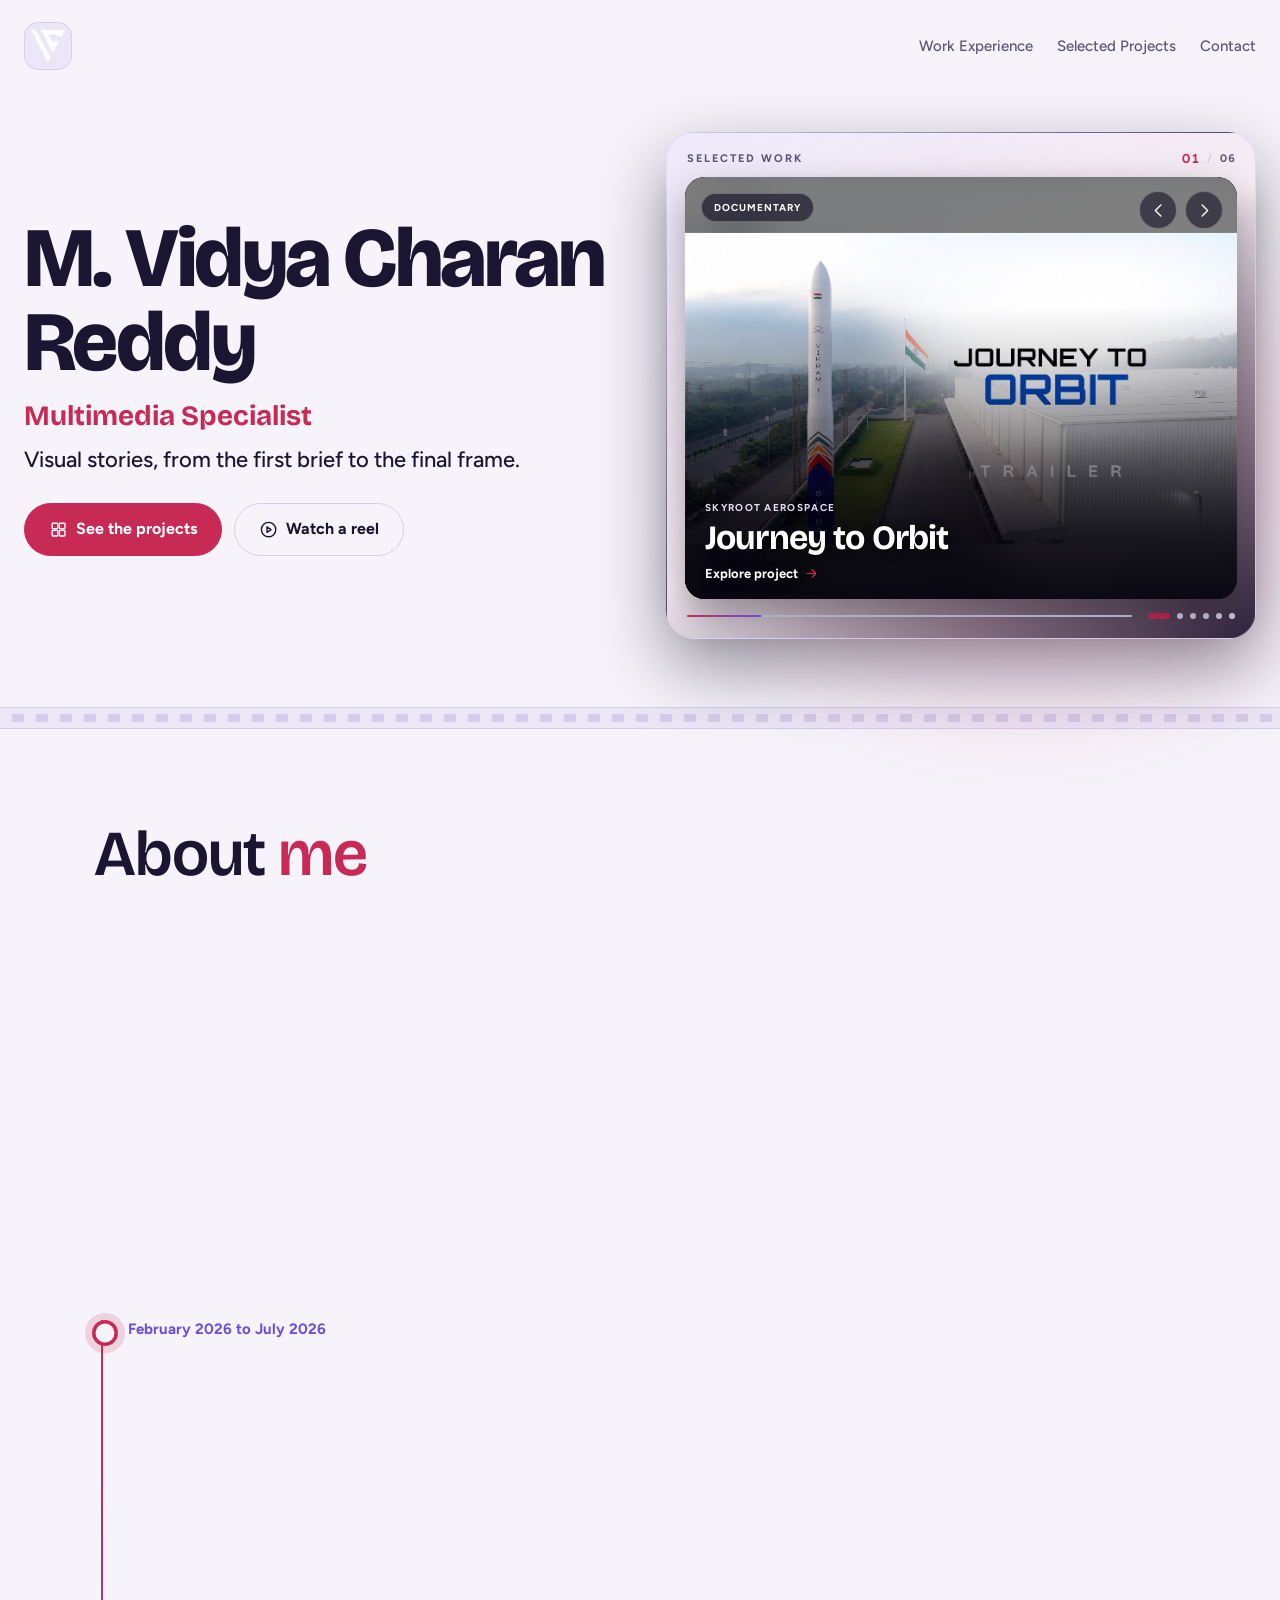
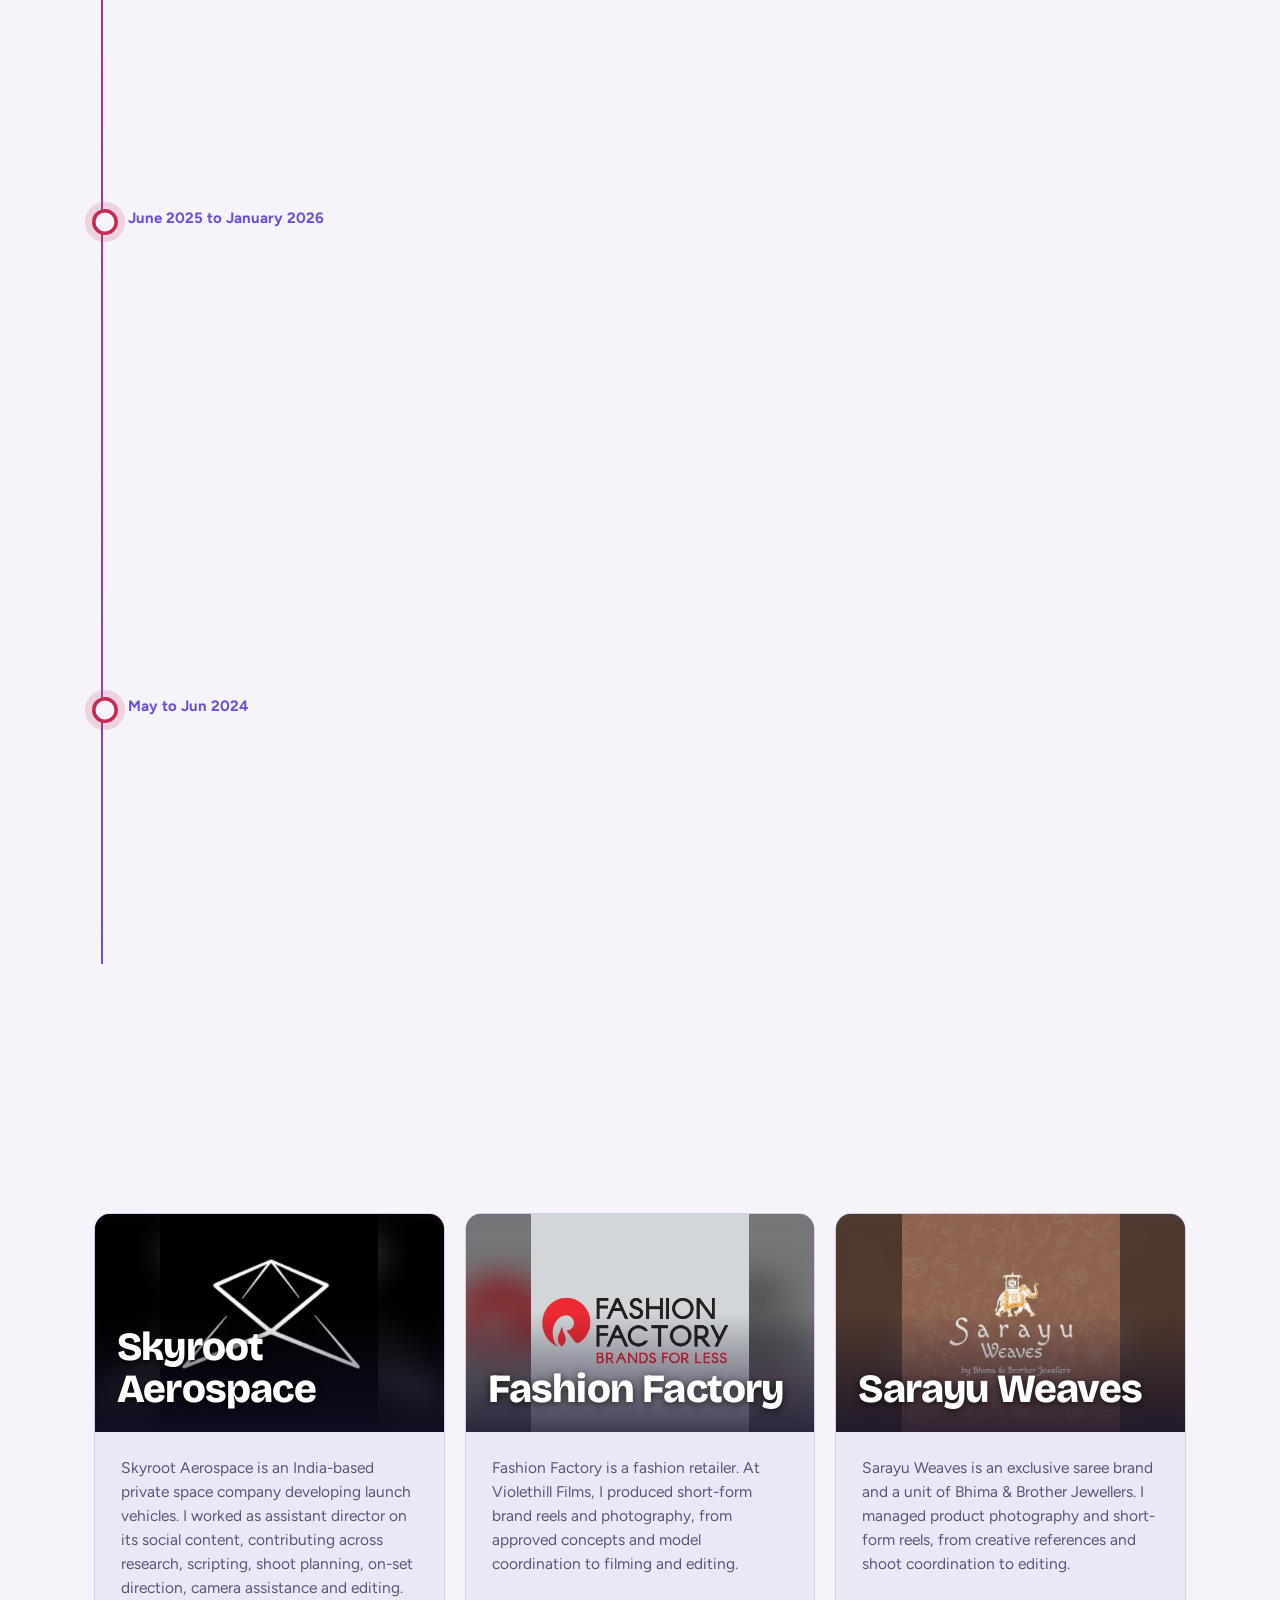
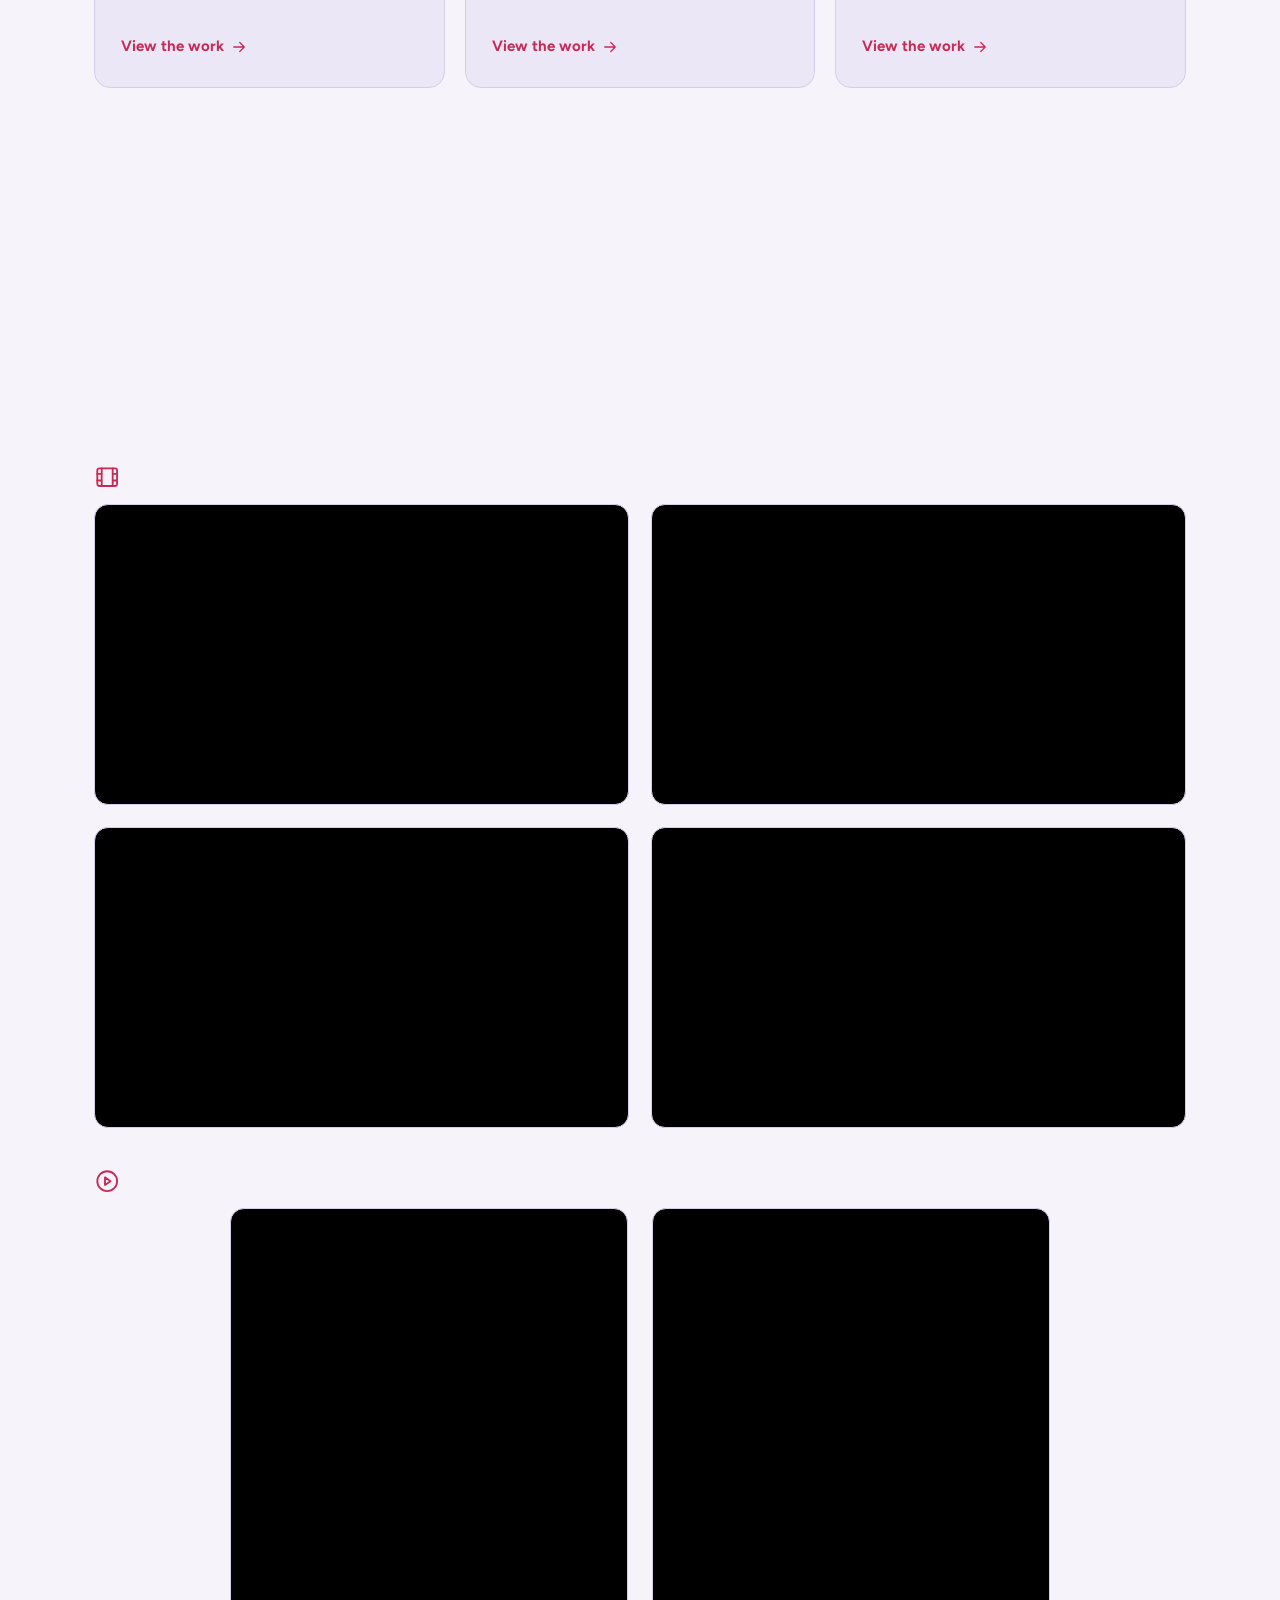
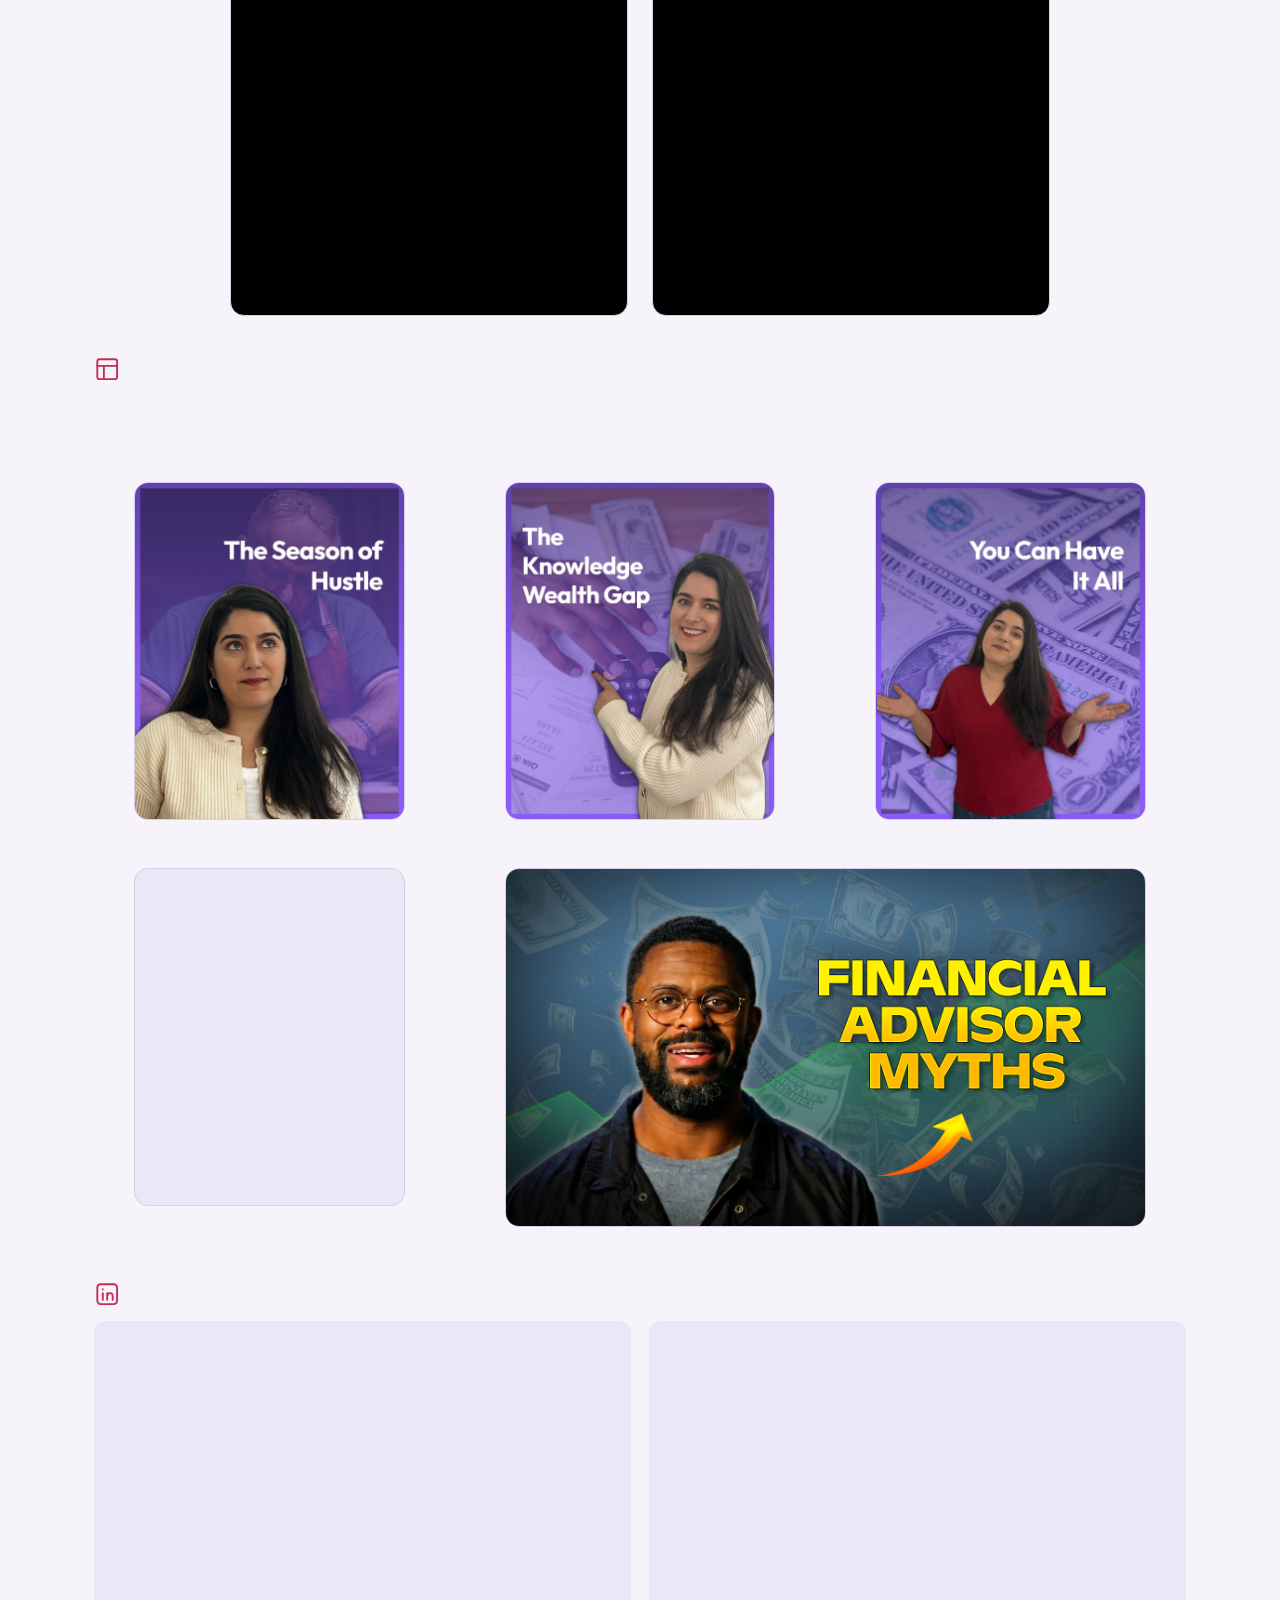
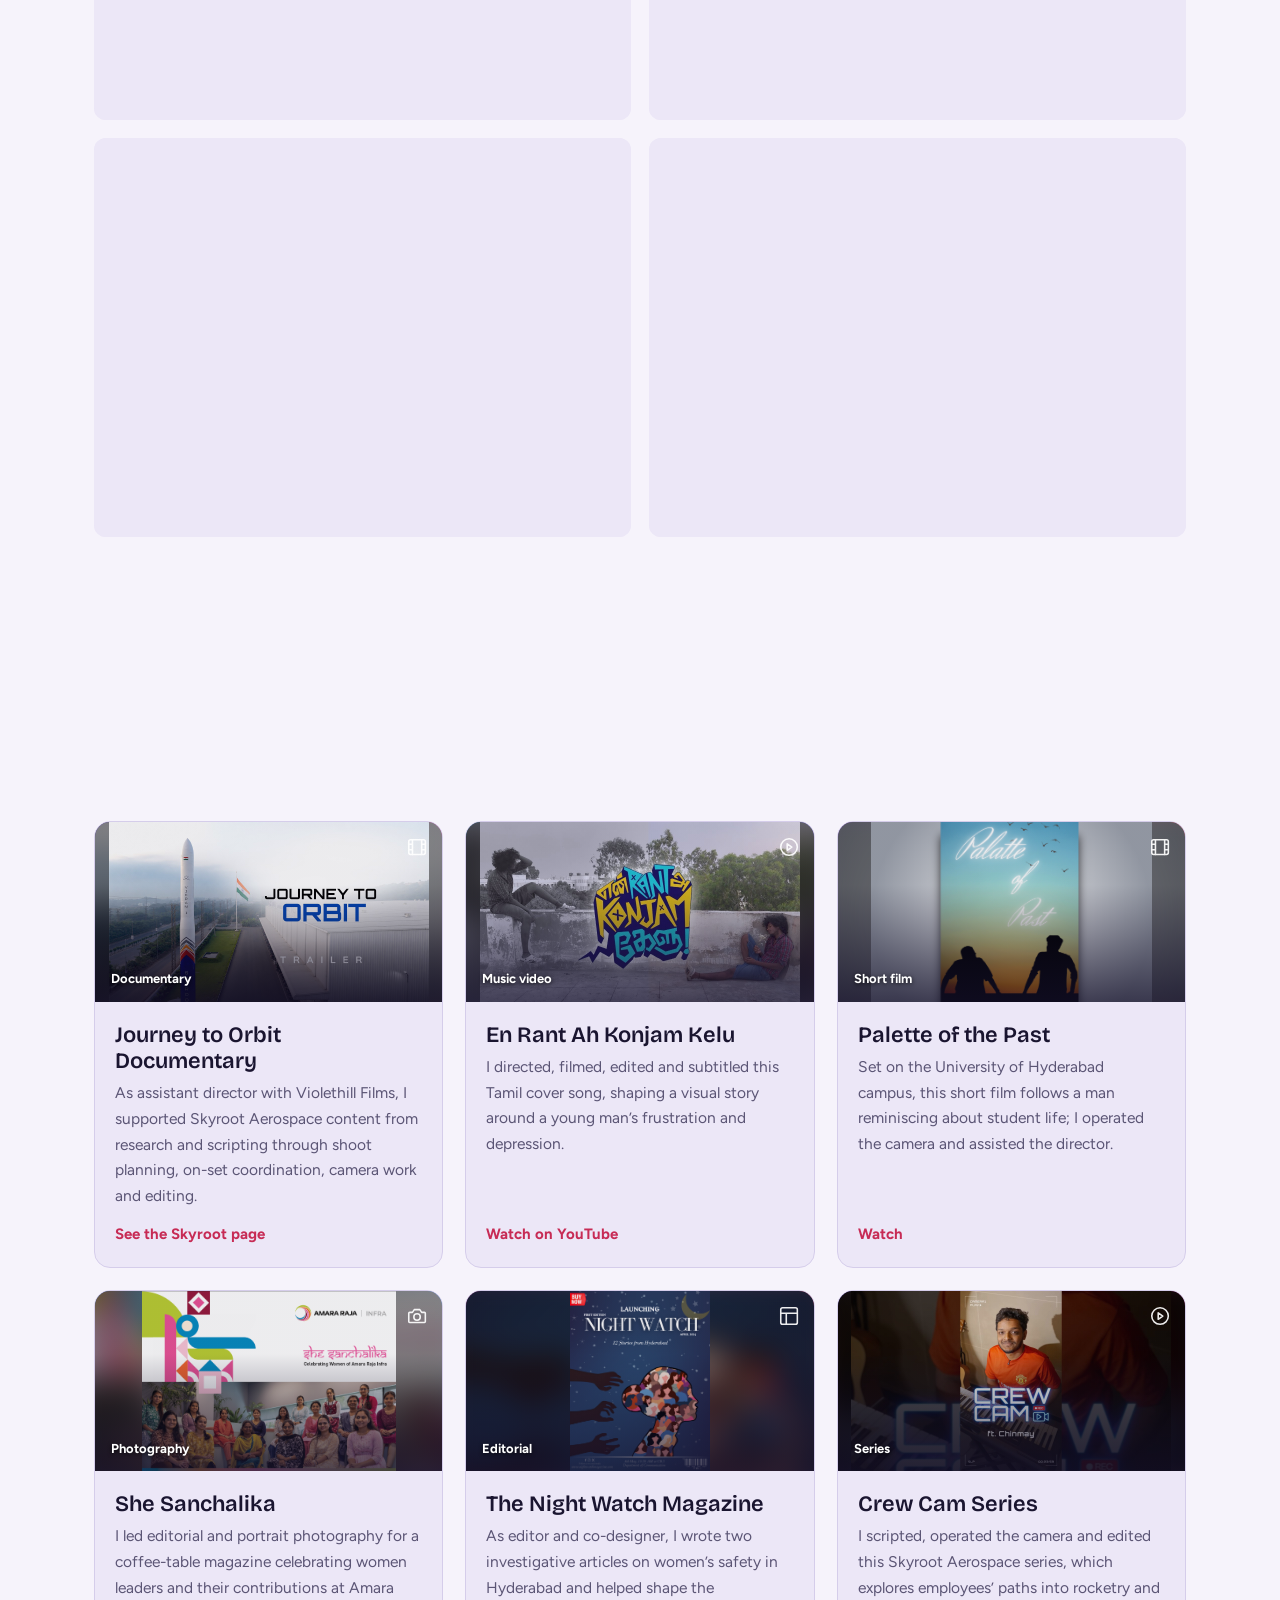
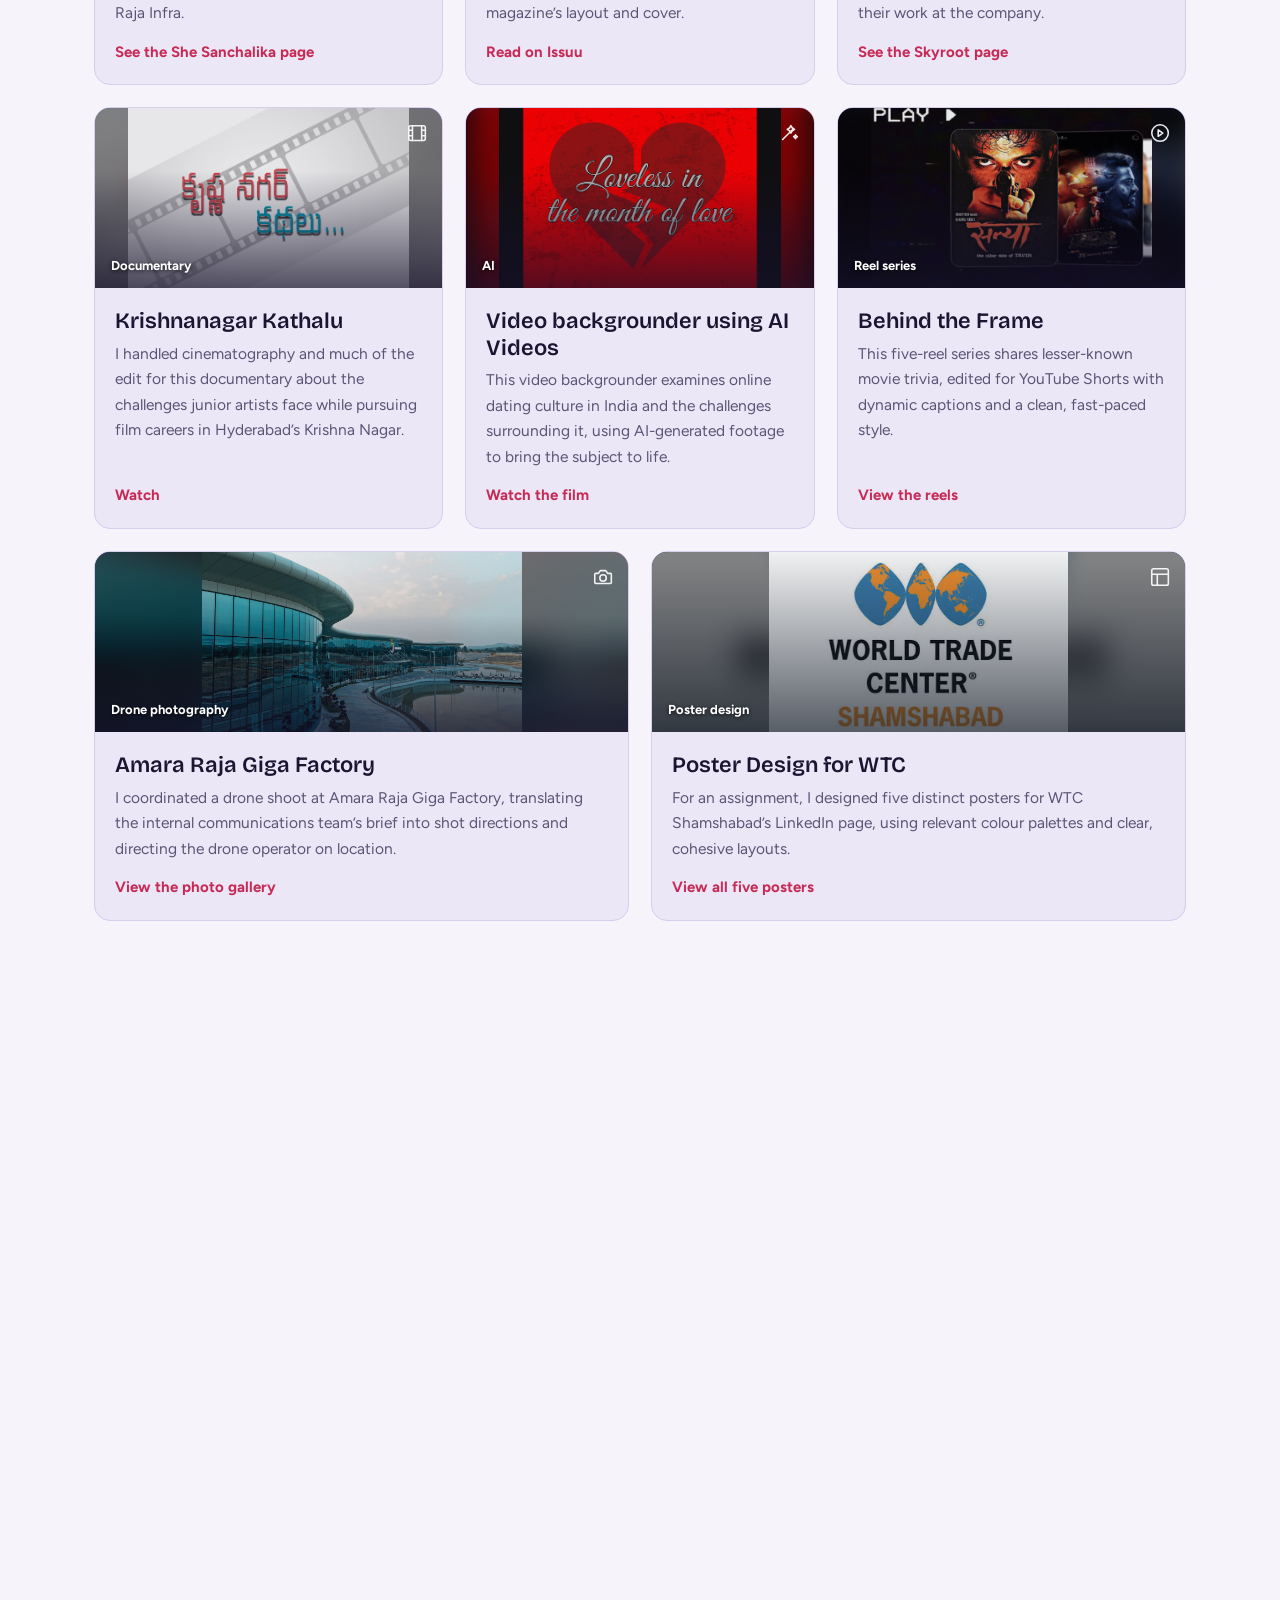
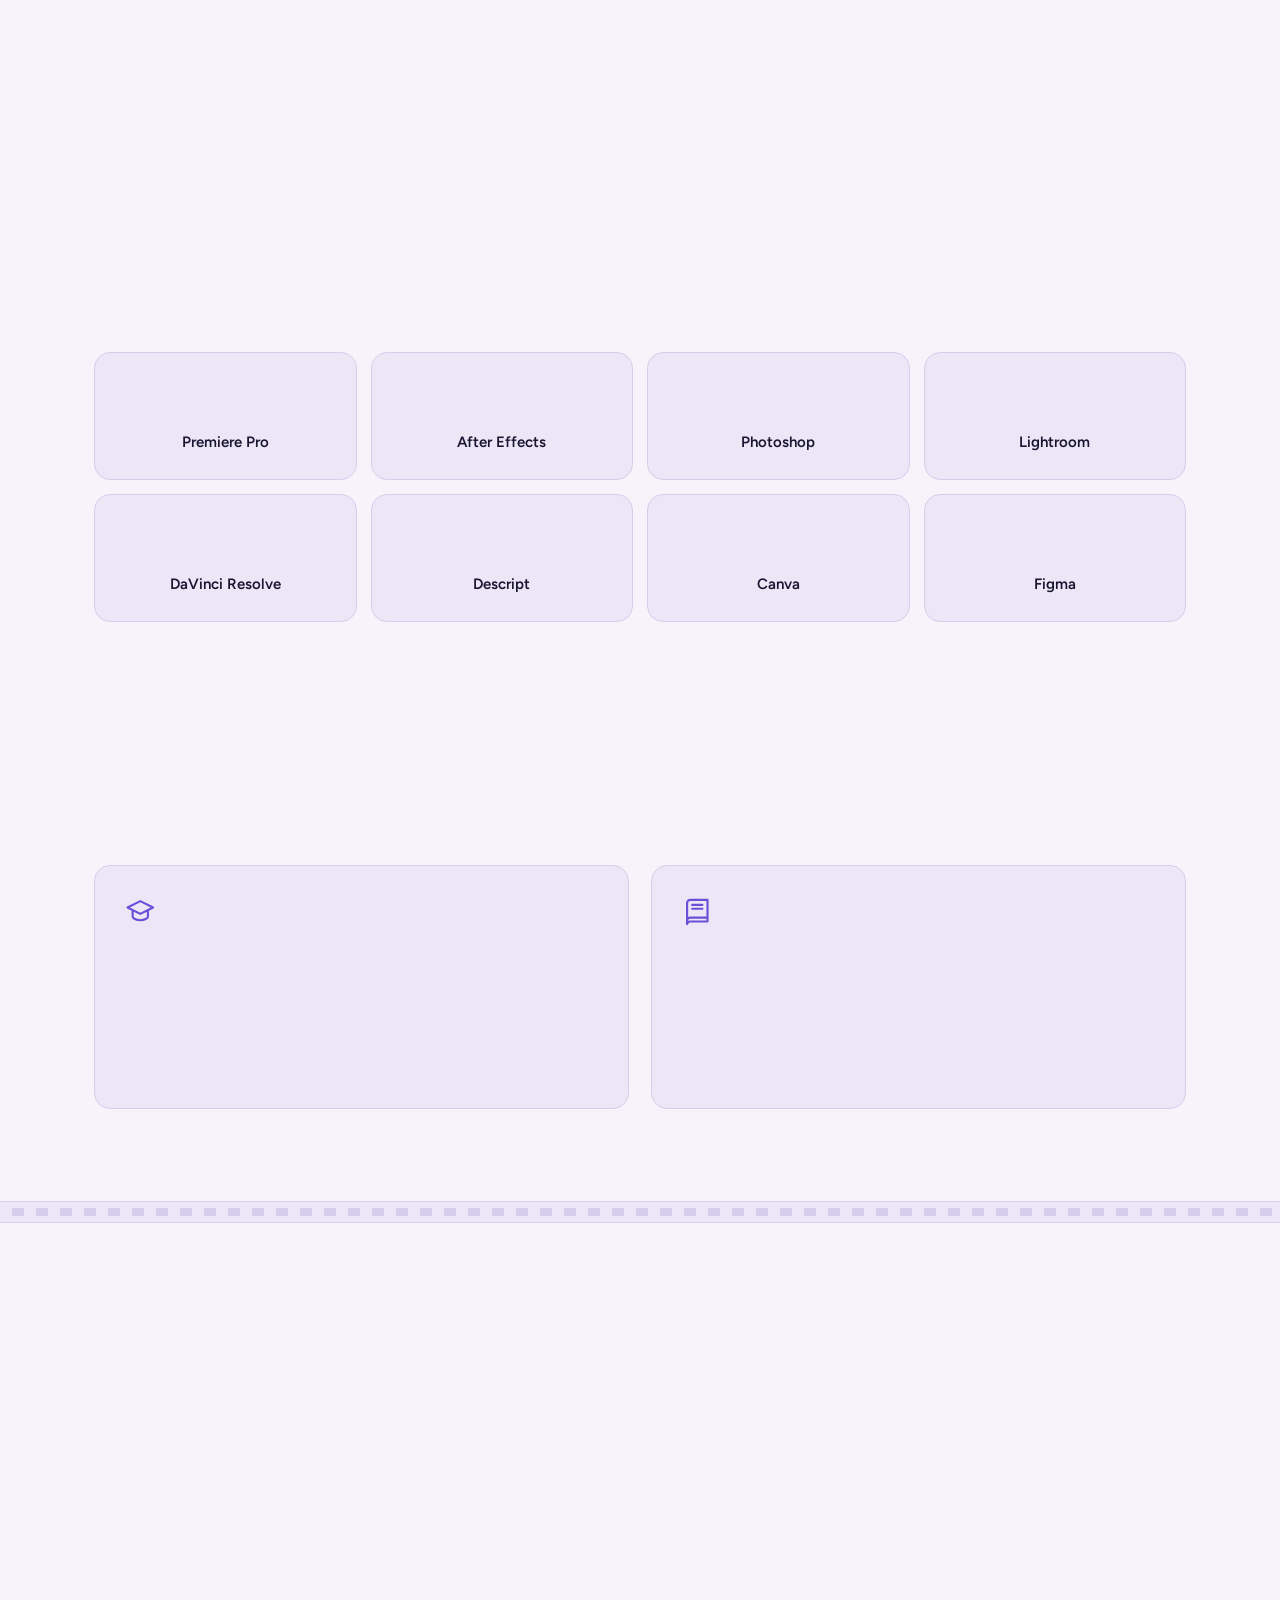
<file: index.html>
<!DOCTYPE html>
<html lang="en">
<head>
<meta charset="utf-8">
<meta name="viewport" content="width=device-width, initial-scale=1, viewport-fit=cover">
<title>Vidya Charan Reddy | Multimedia Specialist</title><meta name="description" content="Portfolio by M. Vidya Charan Reddy, a multimedia specialist in Hyderabad working in video, photography, motion graphics and editorial design."><meta property="og:title" content="Vidya Charan Reddy | Multimedia Specialist"><meta property="og:description" content="Portfolio by M. Vidya Charan Reddy, a multimedia specialist in Hyderabad working in video, photography, motion graphics and editorial design."><meta property="og:type" content="website"><link rel="icon" href="favicon.svg" type="image/svg+xml"><meta name="theme-color" content="#14102A">
<link rel="preconnect" href="https://fonts.googleapis.com">
<link rel="preconnect" href="https://fonts.gstatic.com" crossorigin>
<link href="https://fonts.googleapis.com/css2?family=Bricolage+Grotesque:opsz,wght@12..96,400..800&family=Figtree:wght@400;500;700&display=swap" rel="stylesheet">
<link rel="stylesheet" href="css/home.css"><link rel="stylesheet" href="css/media-motion.css">
</head>
<body>
<svg width="0" height="0" style="position:absolute" aria-hidden="true">
<symbol id="film" viewBox="0 0 24 24"><rect x="3" y="4" width="18" height="16" rx="2"/><path d="M7 4v16M17 4v16M3 9h4M3 15h4M17 9h4M17 15h4"/></symbol>
<symbol id="cam" viewBox="0 0 24 24"><path d="M4 8h3l2-3h6l2 3h3a1 1 0 0 1 1 1v9a1 1 0 0 1-1 1H4a1 1 0 0 1-1-1V9a1 1 0 0 1 1-1z"/><circle cx="12" cy="13" r="3.5"/></symbol>
<symbol id="magic" viewBox="0 0 24 24"><path d="M5 19L17 7M14 4l1.5 2.5L18 8l-2.5 1.5L14 12l-1.5-2.5L10 8l2.5-1.5zM19 14l.8 1.2L21 16l-1.2.8L19 18l-.8-1.2L17 16l1.2-.8z"/></symbol>
<symbol id="layout" viewBox="0 0 24 24"><rect x="3" y="3" width="18" height="18" rx="2"/><path d="M3 9h18M9 21V9"/></symbol>
<symbol id="mic" viewBox="0 0 24 24"><rect x="9" y="3" width="6" height="11" rx="3"/><path d="M5 11a7 7 0 0 0 14 0M12 18v3"/></symbol>
<symbol id="bag" viewBox="0 0 24 24"><rect x="3" y="7" width="18" height="13" rx="2"/><path d="M9 7V5a1 1 0 0 1 1-1h4a1 1 0 0 1 1 1v2M3 13h18"/></symbol>
<symbol id="cap" viewBox="0 0 24 24"><path d="M2 9l10-5 10 5-10 5zM6 11.5V16c0 1.5 2.7 3 6 3s6-1.5 6-3v-4.5"/></symbol><symbol id="book" viewBox="0 0 24 24"><path d="M4 5.5A2.5 2.5 0 0 1 6.5 3H20v17H6.5A2.5 2.5 0 0 0 4 22zM4 5.5v14A2.5 2.5 0 0 1 6.5 17H20M8 7h8M8 10h8"/></symbol>
<symbol id="cal" viewBox="0 0 24 24"><rect x="3" y="5" width="18" height="16" rx="2"/><path d="M3 10h18M8 3v4M16 3v4"/></symbol>
<symbol id="mail" viewBox="0 0 24 24"><rect x="3" y="5" width="18" height="14" rx="2"/><path d="M3 7l9 6 9-6"/></symbol>
<symbol id="link" viewBox="0 0 24 24"><path d="M10 14a4 4 0 0 0 5.7 0l3-3a4 4 0 0 0-5.7-5.7l-1 1M14 10a4 4 0 0 0-5.7 0l-3 3a4 4 0 0 0 5.7 5.7l1-1"/></symbol>
<symbol id="play" viewBox="0 0 24 24"><circle cx="12" cy="12" r="9"/><path d="M10 8.5l5 3.5-5 3.5z"/></symbol>
<symbol id="send" viewBox="0 0 24 24"><path d="M5 12h14M13 6l6 6-6 6"/></symbol>
<symbol id="phone" viewBox="0 0 24 24"><path d="M5 4h4l2 5-2.5 1.5a11 11 0 0 0 5 5L15 13l5 2v4a2 2 0 0 1-2 2A16 16 0 0 1 3 6a2 2 0 0 1 2-2z"/></symbol><symbol id="in" viewBox="0 0 24 24"><rect x="3" y="3" width="18" height="18" rx="3"/><path d="M8 11v6M8 7.5v.01M12 17v-6m0 3c0-2 1.5-3 3-3s2 1 2 3v3"/></symbol><symbol id="leaf" viewBox="0 0 24 24"><path d="M5 19c0-8 5-13 15-14 0 10-5 15-13 15M5 19l8-8"/></symbol><symbol id="street" viewBox="0 0 24 24"><path d="M3 21V9l5-3 5 3v12M13 21V4l8 4v13M7 12h2M7 16h2M16 11h2M16 15h2M2 21h20"/></symbol><symbol id="star" viewBox="0 0 24 24"><path d="M12 3l2.7 5.6 6.1.9-4.4 4.3 1 6.1L12 17l-5.4 2.9 1-6.1L3.2 9.5l6.1-.9z"/></symbol><symbol id="chl" viewBox="0 0 24 24"><path d="M15 5l-7 7 7 7"/></symbol><symbol id="chr" viewBox="0 0 24 24"><path d="M9 5l7 7-7 7"/></symbol><symbol id="ic-pr" viewBox="0 0 32 32"><rect width="32" height="32" rx="7" fill="#00005B"/><text x="16" y="21.5" font-family="Arial,Helvetica,sans-serif" font-weight="700" font-size="15" text-anchor="middle" fill="#9999FF">Pr</text></symbol><symbol id="ic-ae" viewBox="0 0 32 32"><rect width="32" height="32" rx="7" fill="#00005B"/><text x="16" y="21.5" font-family="Arial,Helvetica,sans-serif" font-weight="700" font-size="15" text-anchor="middle" fill="#9999FF">Ae</text></symbol><symbol id="ic-ps" viewBox="0 0 32 32"><rect width="32" height="32" rx="7" fill="#001E36"/><text x="16" y="21.5" font-family="Arial,Helvetica,sans-serif" font-weight="700" font-size="15" text-anchor="middle" fill="#31A8FF">Ps</text></symbol><symbol id="ic-lr" viewBox="0 0 32 32"><rect width="32" height="32" rx="7" fill="#001A33"/><text x="16" y="21.5" font-family="Arial,Helvetica,sans-serif" font-weight="700" font-size="15" text-anchor="middle" fill="#5AC8FA">Lr</text></symbol><symbol id="ic-dr" viewBox="0 0 32 32"><rect width="32" height="32" rx="7" fill="#1B1B1F"/><circle cx="16" cy="11" r="6" fill="#FF5D5D" fill-opacity=".9"/><circle cx="11" cy="20" r="6" fill="#4CD964" fill-opacity=".85"/><circle cx="21" cy="20" r="6" fill="#4DA3FF" fill-opacity=".85"/></symbol><symbol id="ic-ds" viewBox="0 0 256 302"><path fill="#0062ff" d="M0 274.036c0 16.462 10.683 27.139 27.151 27.139l79.33.001c47.324 0 86.037-16.005 112.357-44.025H0zM106.481.002L27.151 0C10.683 0 0 10.678 0 27.14v16.886h218.838C192.518 16.006 153.805.002 106.48.002m69.231 193.5c0 13.318 8.68 21.959 22.06 21.959h47.536c5.389-13.367 9.01-28.06 10.692-43.918h-58.227c-13.382 0-22.06 8.64-22.06 21.959m-65.888-85.719c0 13.32 8.68 21.959 22.06 21.959H256c-1.683-15.857-5.303-30.552-10.692-43.918H131.885c-13.382 0-22.06 8.64-22.06 21.959m22.046 85.719c0-13.32-8.68-21.959-22.061-21.959H0v43.918h109.809c13.381 0 22.06-8.64 22.06-21.96m-65.888-85.719c0-13.32-8.68-21.959-22.061-21.959H0v43.918h43.92c13.382 0 22.062-8.64 22.062-21.959"/></symbol><symbol id="ic-cv" viewBox="0 0 32 32"><defs><linearGradient id="cvg" x1="0" y1="1" x2="1" y2="0"><stop offset="0" stop-color="#00C4CC"/><stop offset="1" stop-color="#7D2AE8"/></linearGradient></defs><rect width="32" height="32" rx="16" fill="url(#cvg)"/><text x="16" y="22" font-family="Georgia,serif" font-style="italic" font-weight="700" font-size="17" text-anchor="middle" fill="#fff">C</text></symbol><symbol id="ic-fg" viewBox="0 0 32 32"><rect width="32" height="32" rx="7" fill="#1E1E1E"/><rect x="9" y="4" width="7" height="7" rx="3.5" fill="#F24E1E"/><rect x="16" y="4" width="7" height="7" rx="3.5" fill="#FF7262"/><rect x="9" y="11" width="7" height="7" rx="3.5" fill="#A259FF"/><circle cx="19.5" cy="14.5" r="3.5" fill="#1ABCFE"/><rect x="9" y="18" width="7" height="7" rx="3.5" fill="#0ACF83"/></symbol><symbol id="grid" viewBox="0 0 24 24"><rect x="4" y="4" width="7" height="7" rx="1"/><rect x="13" y="4" width="7" height="7" rx="1"/><rect x="4" y="13" width="7" height="7" rx="1"/><rect x="13" y="13" width="7" height="7" rx="1"/></symbol>
</svg>

<div class="wrap hero-wrap">
<nav><a class="vc-logo" href="#top" aria-label="Vidya Charan Reddy, home"><img src="images/logo.svg" alt="" aria-hidden="true"></a>
<ul><li><a href="#experience">Work Experience</a></li><li><a href="#projects">Selected Projects</a></li><li><a href="#contact">Contact</a></li></ul>
</nav>
<header class="hero" id="top">
<div>
<h1>M. Vidya Charan Reddy</h1>
<p class="role">Multimedia Specialist</p>
<p class="tag">Visual stories, from the first brief to the final frame.</p>
<div class="btns"><a class="pill" href="#projects"><svg class="i"><use href="#grid"/></svg>See the projects</a><a class="pill ghost" href="https://youtu.be/jjvWL5yH-c8" target="_blank" rel="noopener"><svg class="i"><use href="#play"/></svg>Watch a reel</a></div>
</div>
<div class="hero-showcase" id="hero-showcase" role="region" aria-roledescription="carousel" aria-label="Featured portfolio projects">
  <div class="showcase-top"><span>Selected work</span><span class="showcase-count"><b id="showcase-current">01</b><i>/</i><span>06</span></span></div>
  <div class="showcase-window">
    <div class="showcase-track" id="showcase-track">
      <a class="showcase-slide" href="skyroot.html" aria-label="View Journey to Orbit, Skyroot Aerospace">
        <img src="images/projects/Journey%20to%20Orbit%20Documentary/thumbnail.jpg" alt="Journey to Orbit documentary at Skyroot Aerospace" loading="eager" decoding="async">
        <span class="showcase-kind">Documentary</span>
        <span class="showcase-caption"><small>SKYROOT AEROSPACE</small><strong>Journey to Orbit</strong><span class="showcase-link">Explore project <svg class="i"><use href="#send"/></svg></span></span>
      </a>
      <a class="showcase-slide" href="she-sanchalika.html" aria-label="View She Sanchalika editorial photography">
        <img src="images/projects/She%20Sanchalika/thumbnail.png" alt="She Sanchalika magazine and portrait photography" loading="lazy" decoding="async">
        <span class="showcase-kind">Editorial photography</span>
        <span class="showcase-caption"><small>AMARA RAJA INFRA</small><strong>She Sanchalika</strong><span class="showcase-link">Explore project <svg class="i"><use href="#send"/></svg></span></span>
      </a>
      <a class="showcase-slide" href="amara-raja-giga-factory.html" aria-label="View Amara Raja Giga Factory drone photography">
        <img src="images/projects/Amara%20Raja%20Giga%20Factory/web/thumbnail.jpg" alt="Amara Raja Giga Factory aerial photograph" loading="lazy" decoding="async">
        <span class="showcase-kind">Drone photography</span>
        <span class="showcase-caption"><small>AMARA RAJA</small><strong>Giga Factory</strong><span class="showcase-link">Explore project <svg class="i"><use href="#send"/></svg></span></span>
      </a>
      <a class="showcase-slide" href="https://youtu.be/F4ZCKW15DIQ?si=Ydnym0CCE-cfXoFb" target="_blank" rel="noopener" aria-label="Watch En Rant Ah Konjam Kelu">
        <img src="images/projects/En%20Rant%20Ah%20Konjam%20Kelu/thumbnail.jpg" alt="En Rant Ah Konjam Kelu music video" loading="lazy" decoding="async">
        <span class="showcase-kind">Music video</span>
        <span class="showcase-caption"><small>TAMIL COVER SONG</small><strong>En Rant Ah Konjam Kelu</strong><span class="showcase-link">Watch the video <svg class="i"><use href="#send"/></svg></span></span>
      </a>
      <a class="showcase-slide" href="https://issuu.com/vidyacharanreddy5/docs/final_magazine_20240507_124918_0000" target="_blank" rel="noopener" aria-label="Read The Night Watch Magazine">
        <img src="images/projects/The%20Night%20Watch%20Magazine/thumbnail.png" alt="The Night Watch Magazine cover" loading="lazy" decoding="async">
        <span class="showcase-kind">Editorial design</span>
        <span class="showcase-caption"><small>MAGAZINE</small><strong>The Night Watch</strong><span class="showcase-link">Read the magazine <svg class="i"><use href="#send"/></svg></span></span>
      </a>
      <a class="showcase-slide" href="photography.html" aria-label="Explore my photography portfolio">
        <img src="images/featured/Sunrise.jpg" alt="A person walking beside the water at sunrise" loading="lazy" decoding="async">
        <span class="showcase-kind">Nature photography</span>
        <span class="showcase-caption"><small>PHOTOGRAPHY PORTFOLIO</small><strong>At First Light</strong><span class="showcase-link">Explore photography <svg class="i"><use href="#send"/></svg></span></span>
      </a>
    </div>
    <button class="showcase-arrow prev" id="showcase-prev" type="button" aria-label="Previous featured project"><svg class="i"><use href="#chl"/></svg></button>
    <button class="showcase-arrow next" id="showcase-next" type="button" aria-label="Next featured project"><svg class="i"><use href="#chr"/></svg></button>
  </div>
  <div class="showcase-bottom"><span class="showcase-progress"><i id="showcase-progress"></i></span><div class="showcase-dots" aria-label="Choose a featured project"><button type="button" aria-label="Show project 1" aria-current="true"></button><button type="button" aria-label="Show project 2"></button><button type="button" aria-label="Show project 3"></button><button type="button" aria-label="Show project 4"></button><button type="button" aria-label="Show project 5"></button><button type="button" aria-label="Show project 6"></button></div></div>
</div></header>
</div>
<div class="strip" aria-hidden="true"></div>

<main class="wrap">
<section id="about"><div class="about" style="display:block;max-width:820px"><h2>About <em>me</em></h2><p class="t">I am a multimedia communications professional based in Hyderabad, with a Master's in Communication (Media Practice). I have worked across scripting, directing, filming and post-production, turning complex ideas into clear visual stories for brands and organisations. I am interested in applying these skills to employee engagement and organisational storytelling in a corporate setting.</p></div></section>

<section id="experience" style="padding-top:0">
<h2>Work <em>experience</em></h2>
<p class="sub">Experience across video production and photojournalism.</p>
<div class="tl">
<article class="job"><time>February 2026 to July 2026</time>
<h3>Media Ops Specialist</h3><p class="org">Poseidon, Hyderabad</p>
<ul><li>Lead end-to-end video post-production using Premiere Pro and Descript, while improving workflows for fast social and marketing turnarounds.</li>
<li>Create custom motion graphics and transitions in After Effects to maintain brand consistency across platforms.</li>
<li>Design engaging thumbnails using Photoshop and Canva.</li>
<li>Collaborate with cross-functional teams to produce video assets that meet international brand standards.</li></ul>
<ul class="stats"><li><b>6</b>client channels</li><li><b>25%</b>faster turnaround</li><li><b>100+</b>short-form pieces a month</li><li><b>5+</b>long-form videos</li></ul></article>
<article class="job"><time>June 2025 to January 2026</time>
<h3>Assistant Director</h3><p class="org">Violethill Films, Hyderabad</p>
<ul><li>For Skyroot Aerospace, I worked as assistant director on social content, contributing from research and scripting through shoot planning, on-set direction, camera assistance and editing.</li>
<li>For Fashion Factory, I managed end-to-end production of short-form reels, from research and approved scripts to casting and coordinating models, directing shoots, assisting with camera and lighting, and editing to fit the brand's visual style.</li>
<li>For Sarayu Weaves, I managed product photography and short-form reels, coordinating creative references, client approvals and on-site shoots, assisting with camera and lighting, and editing content to match the brand's aesthetic.</li></ul>
<ul class="stats"><li><b>3</b>brands</li><li><b>40+</b>documentaries, reels and product films</li></ul></article>
<article class="job"><time>May to Jun 2024</time>
<h3>Photojournalist Intern</h3><p class="org">The New Indian Express, Hyderabad</p>
<ul><li>Published photographs and articles on street style, food, press events and social issues while working to daily deadlines.</li></ul>
<ul class="stats"><li><b>25</b>photographs published</li><li><b>7</b>articles</li></ul></article>
</div>
</section>

<section id="clients" style="padding-top:0">
<h2>My work at <em>Violethill Films</em></h2>
<p class="sub">Selected client projects from my time at the studio.</p>
<div class="cgrid"><a class="cc" href="skyroot.html"><div class="ct cg0"><img src="images/clients/skyroot.jpg" alt="" loading="lazy" decoding="async"><span class="bn">Skyroot Aerospace</span></div><div class="cb"><p>Skyroot Aerospace is an India-based private space company developing launch vehicles. I worked as assistant director on its social content, contributing across research, scripting, shoot planning, on-set direction, camera assistance and editing.</p><span class="go">View the work<svg class="i"><use href="#send"/></svg></span></div></a><a class="cc" href="fashion-factory.html"><div class="ct cg2"><img src="images/clients/fashion-factory.jpg" alt="" loading="lazy" decoding="async"><span class="bn">Fashion Factory</span></div><div class="cb"><p>Fashion Factory is a fashion retailer. At Violethill Films, I produced short-form brand reels and photography, from approved concepts and model coordination to filming and editing.</p><span class="go">View the work<svg class="i"><use href="#send"/></svg></span></div></a><a class="cc" href="sarayu-weaves.html"><div class="ct cg1"><img src="images/clients/sarayu-weaves.jpg" alt="" loading="lazy" decoding="async"><span class="bn">Sarayu Weaves</span></div><div class="cb"><p>Sarayu Weaves is an exclusive saree brand and a unit of Bhima &amp; Brother Jewellers. I managed product photography and short-form reels, from creative references and shoot coordination to editing.</p><span class="go">View the work<svg class="i"><use href="#send"/></svg></span></div></a></div>
</section>

<section id="poseidon" style="padding-top:0">
<h2>My work at <em>Poseidon</em></h2>
<p class="sub">As Media Ops Specialist, I led post-production across six client channels and rebuilt the editing workflow, reducing turnaround time by about 25%. I delivered more than five long-form videos and nearly 100 short-form pieces each month, with motion graphics in After Effects and thumbnails in Photoshop and Canva.</p>
<p class="sub" style="margin-top:-24px">Selected video work from my time at Poseidon.</p>
<h3 class="ps"><svg class="i"><use href="#film"/></svg>Long-form videos</h3><div class="vg poseidon-long"><div class="vp drive-video"><iframe src="https://drive.google.com/file/d/11yCzvf1npUNnIISnVw1gMYFCAG-lGOJr/preview" title="Poseidon long-form video 1" allow="autoplay; encrypted-media" allowfullscreen loading="lazy"></iframe></div><div class="vp drive-video"><iframe src="https://drive.google.com/file/d/1-wROf18GCailIoNIzbmOPJgZyIznuK-5/preview" title="Poseidon long-form video 2" allow="autoplay; encrypted-media" allowfullscreen loading="lazy"></iframe></div><div class="vp drive-video"><iframe src="https://drive.google.com/file/d/1oXvR57BRoO7LJTQwvADFvLTGb5Ngv3XO/preview" title="Poseidon long-form video 3" allow="autoplay; encrypted-media" allowfullscreen loading="lazy"></iframe></div><div class="vp drive-video"><iframe src="https://drive.google.com/file/d/1-9j3pe1iEvlugoetuEcYP1bkMXyjE3V7/preview" title="Poseidon long-form video 4" allow="autoplay; encrypted-media" allowfullscreen loading="lazy"></iframe></div></div><h3 class="ps"><svg class="i"><use href="#play"/></svg>Short-form reels</h3><div class="vg poseidon-short"><div class="vp drive-video"><iframe src="https://drive.google.com/file/d/1CmVnpDqhBFWIzYyOvQ6BI3Dr-M4XUqqP/preview" title="Poseidon short-form video 1" allow="autoplay; encrypted-media" allowfullscreen loading="lazy"></iframe></div><div class="vp drive-video"><iframe src="https://drive.google.com/file/d/14XfmE_NQ32wXGUIFrt_X8Fbel8s_jMUn/preview" title="Poseidon short-form video 2" allow="autoplay; encrypted-media" allowfullscreen loading="lazy"></iframe></div></div><h3 class="ps"><svg class="i"><use href="#layout"/></svg>Thumbnails</h3><p class="sub" style="margin:0 0 16px">I helped develop a creator kit that lets the team create thumbnails in under a minute using saved templates.</p><div class="vg poseidon-thumbnails"><figure class="vp poseidon-thumb"><img src="images/poseidon/thumbnails/11.%20The%20Season%20Of%20Hustle.jpg" alt="The Season of Hustle thumbnail" loading="lazy" decoding="async"></figure><figure class="vp poseidon-thumb"><img src="images/poseidon/thumbnails/5.%20The%20knowledge%20wealth%20gap.jpg" alt="The Knowledge Wealth Gap thumbnail" loading="lazy" decoding="async"></figure><figure class="vp poseidon-thumb"><img src="images/poseidon/thumbnails/8.%20You%20Can%20Have%20It%20All.jpg" alt="You Can Have It All thumbnail" loading="lazy" decoding="async"></figure><figure class="vp poseidon-thumb"><img src="images/poseidon/thumbnails/imUsingPoseidonCreatorKit-square.jpg" alt="Creator kit thumbnail template example" loading="lazy" decoding="async"></figure><figure class="vp poseidon-thumb"><img src="images/poseidon/thumbnails/Thumbnail%20Chapter%207.png" alt="Chapter 7 thumbnail design" loading="lazy" decoding="async"></figure></div><h3 class="ps"><svg class="i"><use href="#in"/></svg>LinkedIn videos</h3><div class="linkedin-grid"><div class="linkedin-embed"><iframe src="https://www.linkedin.com/embed/feed/update/urn:li:ugcPost:7447343664411967489?compact=1" width="504" height="399" frameborder="0" allowfullscreen title="Poseidon LinkedIn video 04" loading="lazy"></iframe></div><div class="linkedin-embed"><iframe src="https://www.linkedin.com/embed/feed/update/urn:li:ugcPost:7493049585473310720?compact=1" width="504" height="399" frameborder="0" allowfullscreen title="Poseidon LinkedIn video 05" loading="lazy"></iframe></div><div class="linkedin-embed"><iframe src="https://www.linkedin.com/embed/feed/update/urn:li:ugcPost:7488655577666060288?compact=1" width="504" height="399" frameborder="0" allowfullscreen title="Poseidon LinkedIn video 06" loading="lazy"></iframe></div><div class="linkedin-embed"><iframe src="https://www.linkedin.com/embed/feed/update/urn:li:ugcPost:7488655569797689344?compact=1" width="504" height="399" frameborder="0" allowfullscreen title="Poseidon LinkedIn video 07" loading="lazy"></iframe></div></div></section>

<section id="projects" style="padding-top:0">
<h2>Selected <em>projects</em></h2>
<p class="sub">A selection of projects across film, photography, editorial and digital content.</p>
<div class="pg"><article class="p"><div class="th g1"><img src="images/projects/Journey%20to%20Orbit%20Documentary/thumbnail.jpg" alt="" loading="lazy" decoding="async"><span>Documentary</span><svg class="i"><use href="#film"/></svg></div><div class="pb"><h3>Journey to Orbit Documentary</h3><p>As assistant director with Violethill Films, I supported Skyroot Aerospace content from research and scripting through shoot planning, on-set coordination, camera work and editing.</p><a href="skyroot.html">See the Skyroot page</a></div></article><article class="p"><div class="th g2"><img src="images/projects/En%20Rant%20Ah%20Konjam%20Kelu/thumbnail.jpg" alt="" loading="lazy" decoding="async"><span>Music video</span><svg class="i"><use href="#play"/></svg></div><div class="pb"><h3>En Rant Ah Konjam Kelu</h3><p>I directed, filmed, edited and subtitled this Tamil cover song, shaping a visual story around a young man&#8217;s frustration and depression.</p><a href="https://youtu.be/F4ZCKW15DIQ?si=Ydnym0CCE-cfXoFb" target="_blank" rel="noopener">Watch on YouTube</a></div></article><article class="p"><div class="th g3"><img src="images/projects/Palette%20of%20the%20Past/thumbnail.png" alt="" loading="lazy" decoding="async"><span>Short film</span><svg class="i"><use href="#film"/></svg></div><div class="pb"><h3>Palette of the Past</h3><p>Set on the University of Hyderabad campus, this short film follows a man reminiscing about student life; I operated the camera and assisted the director.</p><a href="https://www.instagram.com/reels/DQWcz5-DeIq/" target="_blank" rel="noopener">Watch</a></div></article><article class="p"><div class="th g4"><img src="images/projects/She%20Sanchalika/thumbnail.png" alt="" loading="lazy" decoding="async"><span>Photography</span><svg class="i"><use href="#cam"/></svg></div><div class="pb"><h3>She Sanchalika</h3><p>I led editorial and portrait photography for a coffee-table magazine celebrating women leaders and their contributions at Amara Raja Infra.</p><a href="she-sanchalika.html">See the She Sanchalika page</a></div></article><article class="p"><div class="th g5"><img src="images/projects/The%20Night%20Watch%20Magazine/thumbnail.png" alt="" loading="lazy" decoding="async"><span>Editorial</span><svg class="i"><use href="#layout"/></svg></div><div class="pb"><h3>The Night Watch Magazine</h3><p>As editor and co-designer, I wrote two investigative articles on women&#8217;s safety in Hyderabad and helped shape the magazine&#8217;s layout and cover.</p><a href="https://issuu.com/vidyacharanreddy5/docs/final_magazine_20240507_124918_0000" target="_blank" rel="noopener">Read on Issuu</a></div></article><article class="p"><div class="th g1"><img src="images/projects/Crew%20Cam%20Series/thumbnail.jpg" alt="" loading="lazy" decoding="async"><span>Series</span><svg class="i"><use href="#play"/></svg></div><div class="pb"><h3>Crew Cam Series</h3><p>I scripted, operated the camera and edited this Skyroot Aerospace series, which explores employees&#8217; paths into rocketry and their work at the company.</p><a href="skyroot.html">See the Skyroot page</a></div></article><article class="p"><div class="th g2"><img src="images/projects/Krishnanagar%20Kathalu/thumbnail.png" alt="" loading="lazy" decoding="async"><span>Documentary</span><svg class="i"><use href="#film"/></svg></div><div class="pb"><h3>Krishnanagar Kathalu</h3><p>I handled cinematography and much of the edit for this documentary about the challenges junior artists face while pursuing film careers in Hyderabad&#8217;s Krishna Nagar.</p><a href="https://drive.google.com/file/d/1UBVjWviqDLAjsMQRLq2bqvAeFLVyIJra/view" target="_blank" rel="noopener">Watch</a></div></article><article class="p"><div class="th g3"><img src="images/projects/AI-assisted%20video/thumbnail.png" alt="" loading="lazy" decoding="async"><span>AI</span><svg class="i"><use href="#magic"/></svg></div><div class="pb"><h3>Video backgrounder using AI Videos</h3><p>This video backgrounder examines online dating culture in India and the challenges surrounding it, using AI-generated footage to bring the subject to life.</p><a href="https://drive.google.com/file/d/1zED6kC6WK0rUFdnLuttauPkFL7lyL7w2/view" target="_blank" rel="noopener">Watch the film</a></div></article><article class="p"><div class="th g4"><img src="images/projects/Behind%20the%20Frame/thumbnail.gif" alt="" loading="lazy" decoding="async"><span>Reel series</span><svg class="i"><use href="#play"/></svg></div><div class="pb"><h3>Behind the Frame</h3><p>This five-reel series shares lesser-known movie trivia, edited for YouTube Shorts with dynamic captions and a clean, fast-paced style.</p><a href="https://drive.google.com/drive/folders/1TiHD2cj4sI59bS0mKDHOp67cWGJ2pU2T" target="_blank" rel="noopener">View the reels</a></div></article><article class="p"><div class="th g1"><img src="images/projects/Amara%20Raja%20Giga%20Factory/web/thumbnail.jpg" alt="Aerial view of Amara Raja Giga Factory" loading="lazy" decoding="async"><span>Drone photography</span><svg class="i"><use href="#cam"/></svg></div><div class="pb"><h3>Amara Raja Giga Factory</h3><p>I coordinated a drone shoot at Amara Raja Giga Factory, translating the internal communications team&#8217;s brief into shot directions and directing the drone operator on location.</p><a href="amara-raja-giga-factory.html">View the photo gallery</a></div></article><article class="p"><div class="th g5 wtc-poster"><img src="images/projects/WTC%20Shamshabad%20Poster%20Design/thumbnail.jpg" alt="WTC Shamshabad poster design" loading="lazy" decoding="async" onload="this.parentElement.classList.add('has-poster')" onerror="this.remove()"><span class="wtc-art">WTC<small>SHAMSHABAD</small></span><span>Poster design</span><svg class="i"><use href="#layout"/></svg></div><div class="pb"><h3>Poster Design for WTC</h3><p>For an assignment, I designed five distinct posters for WTC Shamshabad’s LinkedIn page, using relevant colour palettes and clear, cohesive layouts.</p><a href="wtc-posters.html">View all five posters</a></div></article></div>
</section>

<section id="photography" style="padding-top:0">
<h2>My <em>photography</em></h2>
<div class="phs"><div><p class="sub" style="margin-bottom:26px">Browse my event, nature and street photography, along with editorial and portrait work. Choose a category to explore the full collection.</p><div class="pcats"><a class="pcat" href="photography.html#event"><svg class="i"><use href="#cal"/></svg><span>Event photography</span><svg class="i go"><use href="#chr"/></svg></a><a class="pcat" href="photography.html#nature"><svg class="i"><use href="#leaf"/></svg><span>Nature photography</span><svg class="i go"><use href="#chr"/></svg></a><a class="pcat" href="photography.html#street"><svg class="i"><use href="#street"/></svg><span>Street photography</span><svg class="i go"><use href="#chr"/></svg></a><a class="pcat" href="photography.html#other"><svg class="i"><use href="#star"/></svg><span>Other photography</span><svg class="i go"><use href="#chr"/></svg></a></div></div>
<div class="carw"><div class="car" id="car" tabindex="0" aria-label="Featured photographs"></div><button class="cb2 l" id="cprev" aria-label="Previous photo"><svg class="i"><use href="#chl"/></svg></button><button class="cb2 r" id="cnext" aria-label="Next photo"><svg class="i"><use href="#chr"/></svg></button></div></div>
</section>

<section id="skills" class="software-section" style="padding-top:0"><h2>Softwares <em>I know</em></h2><p class="sub">These tools support my work in video, photography, motion graphics and design.</p><div class="software-grid"><div class="software-item"><svg class="app"><use href="#ic-pr"/></svg><span>Premiere Pro</span></div><div class="software-item"><svg class="app"><use href="#ic-ae"/></svg><span>After Effects</span></div><div class="software-item"><svg class="app"><use href="#ic-ps"/></svg><span>Photoshop</span></div><div class="software-item"><svg class="app"><use href="#ic-lr"/></svg><span>Lightroom</span></div><div class="software-item"><svg class="app"><use href="#ic-dr"/></svg><span>DaVinci Resolve</span></div><div class="software-item"><svg class="app"><use href="#ic-ds"/></svg><span>Descript</span></div><div class="software-item"><svg class="app"><use href="#ic-cv"/></svg><span>Canva</span></div><div class="software-item"><svg class="app"><use href="#ic-fg"/></svg><span>Figma</span></div></div></section>

<section id="education" style="padding-top:0">
<h2><em>Education</em></h2>
<p class="sub">&nbsp;</p>
<div class="edu">
<div><svg class="i"><use href="#cap"/></svg><h3>M.A. Mass Communication and Journalism</h3><p>University of Hyderabad, 2023 to 2025</p><p class="a">CGPA: 8.94; recipient of the IOE Student Achiever Award</p></div>
<div><svg class="i"><use href="#book"/></svg><h3>B.Tech Automobile Engineering</h3><p>Hindustan University, 2019 to 2023</p><p class="a">CGPA: 9.65; Gold Medallist and scholarship recipient</p></div>
</div>
</section>
</main>

<div class="strip" aria-hidden="true"></div>
<section class="cta wrap" id="contact"><h2>Contact <em>me</em></h2><div class="cic"><a class="ci" href="mailto:mvidyacharanreddy@gmail.com"><div class="ic"><svg class="i"><use href="#mail"/></svg></div><b>Email</b><span>mvidyacharanreddy@gmail.com</span></a><a class="ci" href="tel:+919381424200"><div class="ic"><svg class="i"><use href="#phone"/></svg></div><b>Phone</b><span>+91 93814 24200</span></a><a class="ci" href="https://linkedin.com/in/vidya-charan-reddy-8469b52b9" target="_blank" rel="noopener"><div class="ic"><svg class="i"><use href="#in"/></svg></div><b>LinkedIn</b><span>Vidya Charan Reddy</span></a></div></section>
<footer><div class="wrap" style="display:flex;justify-content:center"><a class="vc-logo" href="#top" onclick="window.scrollTo({top:0,behavior:'smooth'});return false" aria-label="Back to top"><img src="images/logo.svg" alt="" aria-hidden="true"></a></div></footer>


<script src="content.js"></script><script src="js/home.js"></script><script src="js/media-motion.js"></script></body>
</html>
</file>
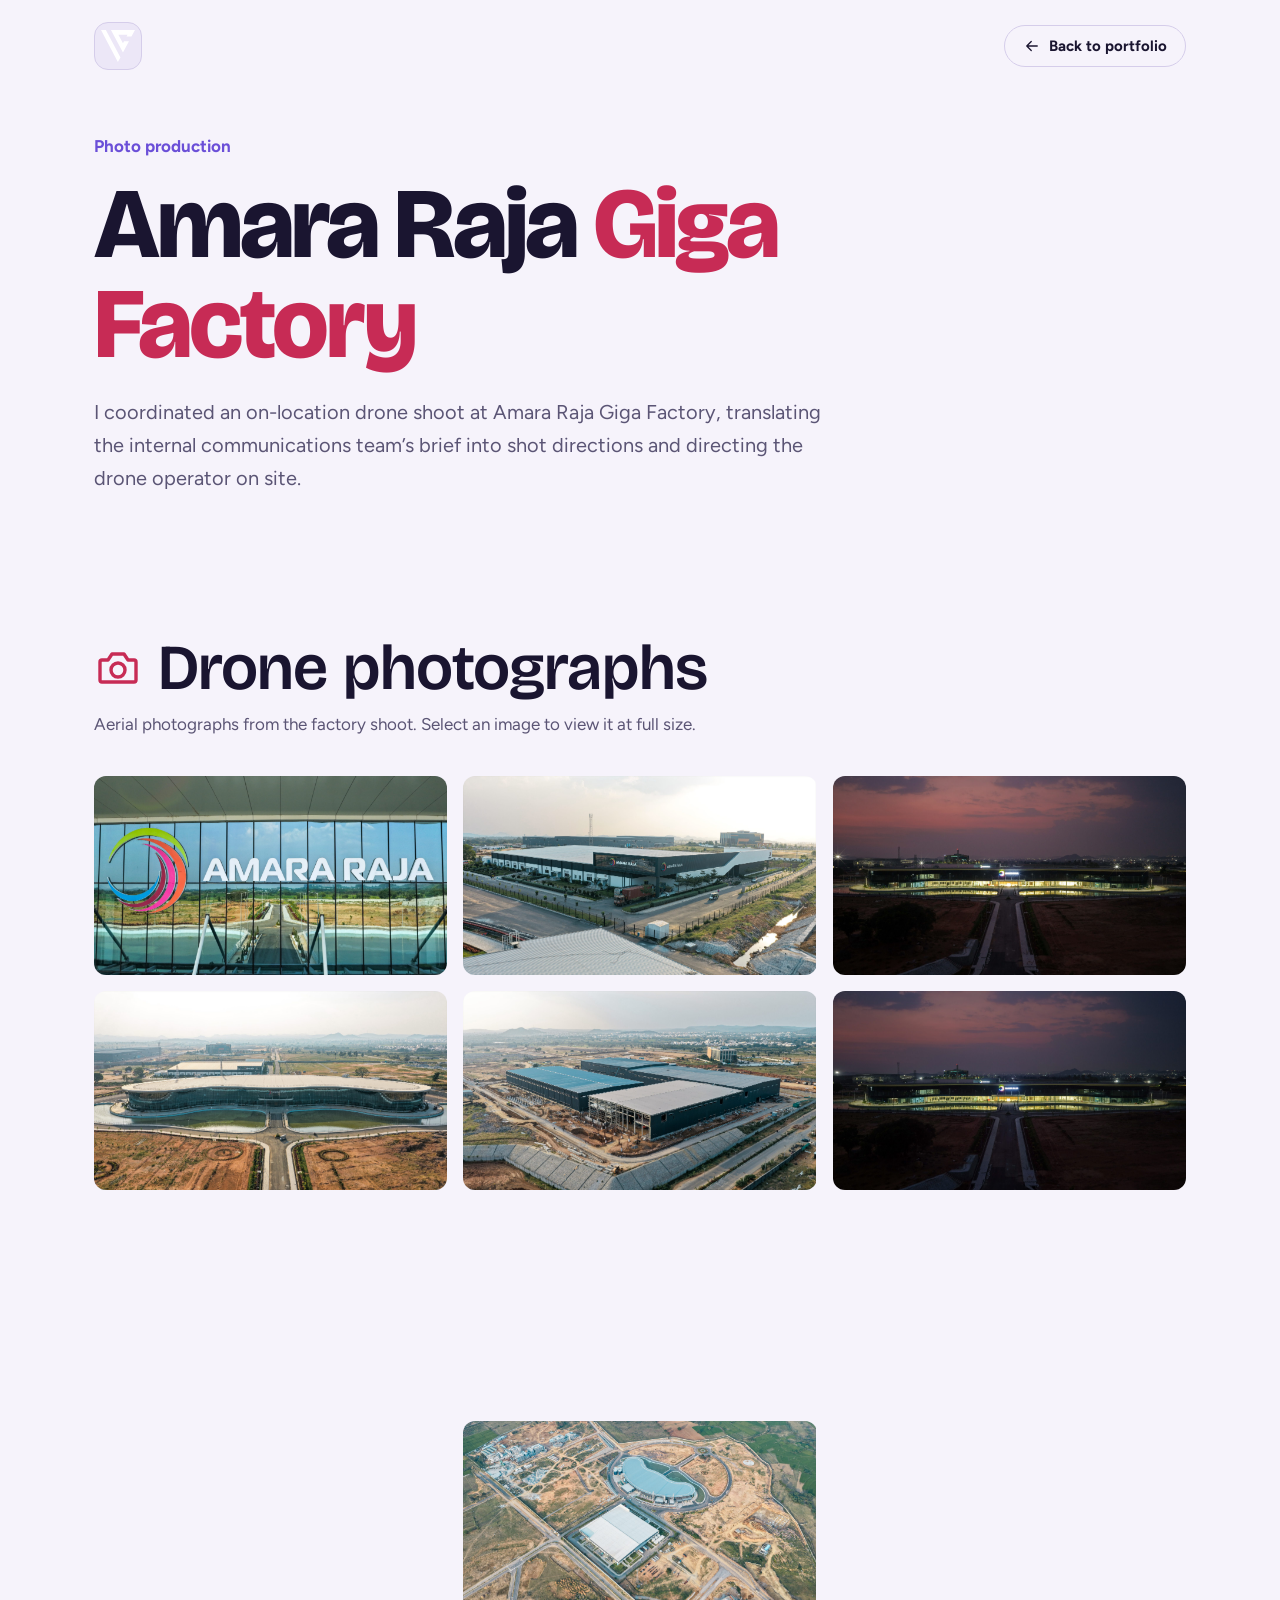
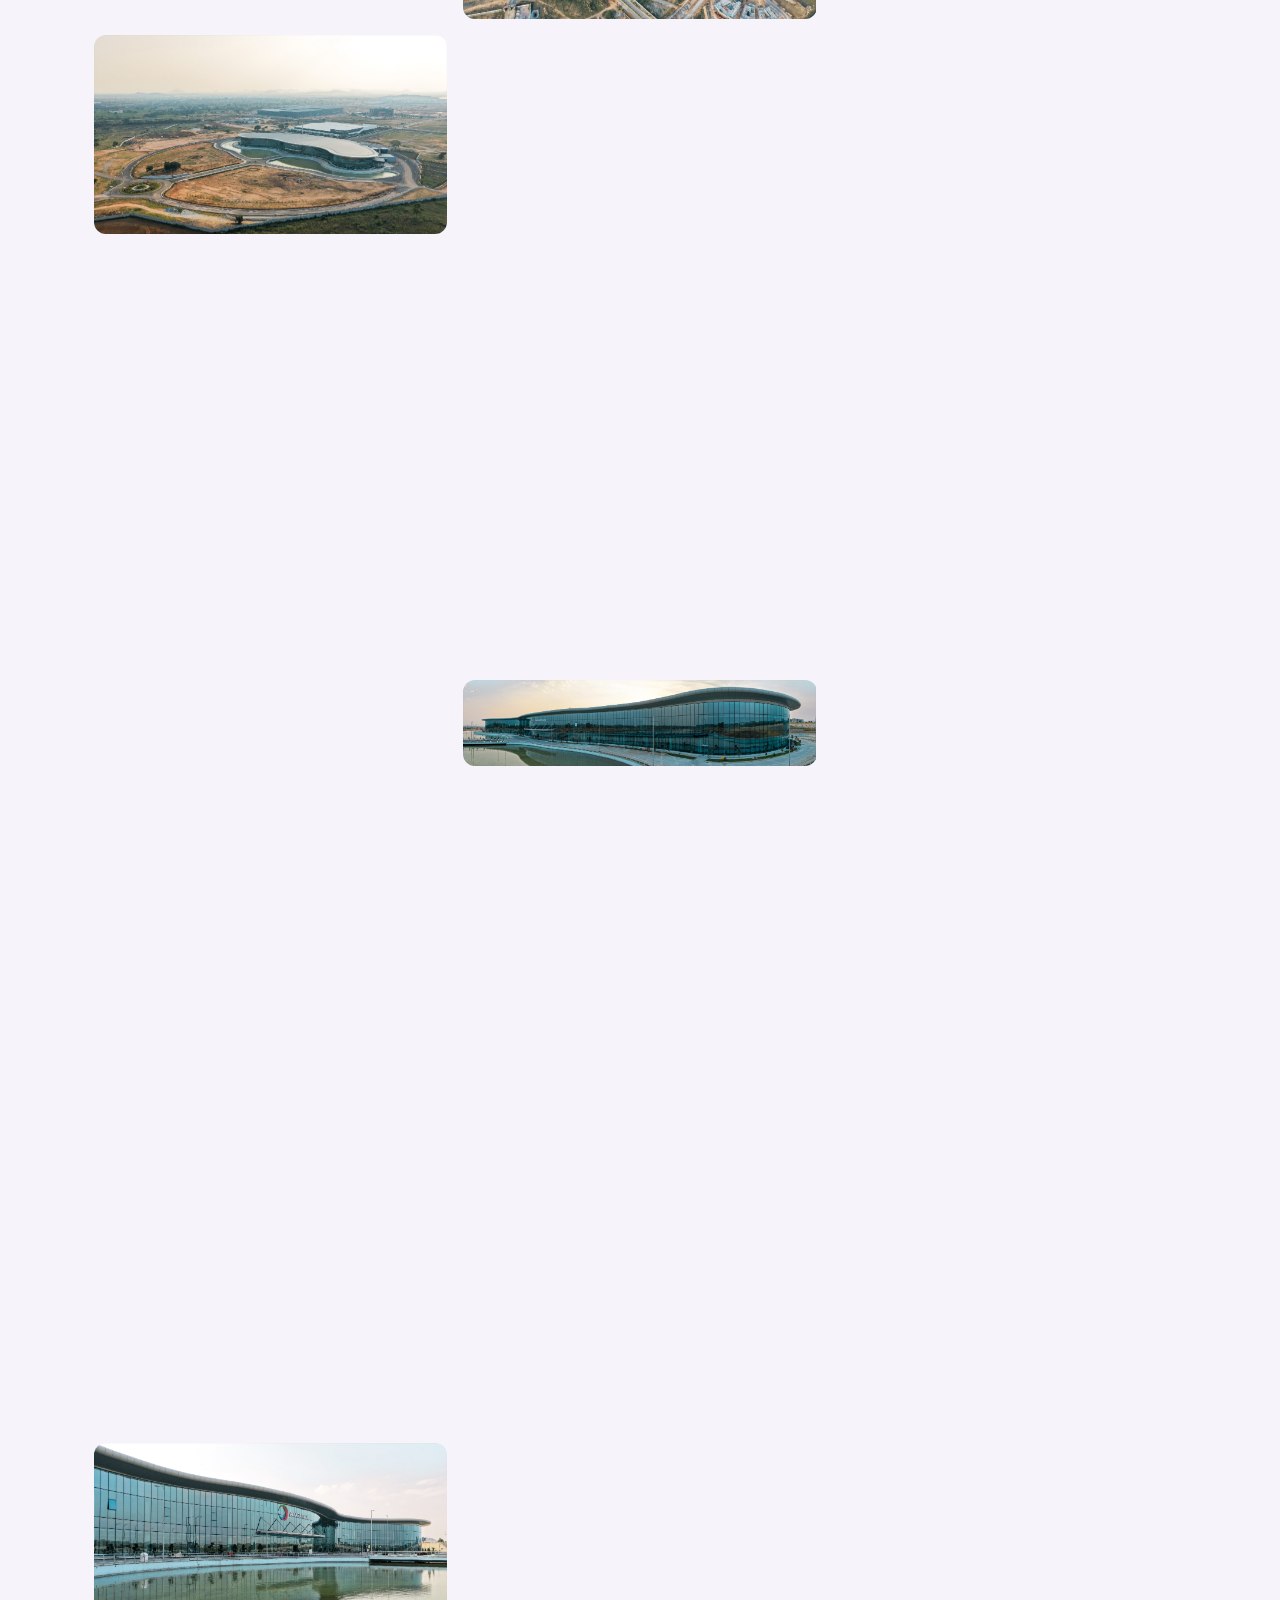
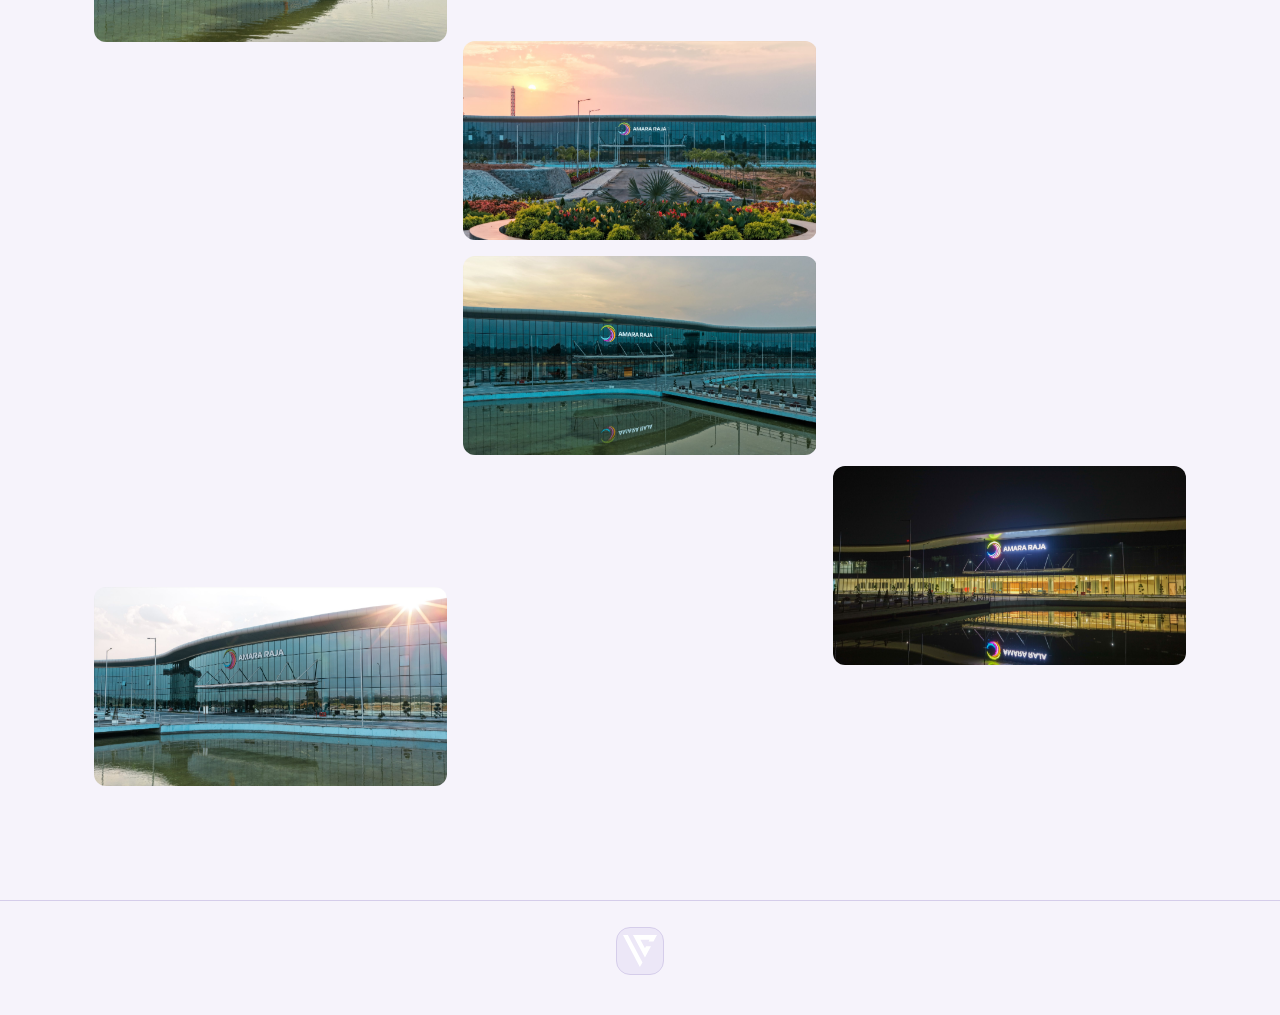
<file: amara-raja-giga-factory.html>
<!DOCTYPE html>
<html lang="en">
<head>
<meta charset="utf-8">
<meta name="viewport" content="width=device-width, initial-scale=1, viewport-fit=cover">
<title>Amara Raja Giga Factory | Vidya Charan Reddy</title>
<meta name="description" content="Drone photography coordination and direction at Amara Raja Giga Factory by Vidya Charan Reddy.">
<meta property="og:title" content="Amara Raja Giga Factory | Vidya Charan Reddy">
<meta property="og:description" content="On-location drone photography coordinated and directed by Vidya Charan Reddy.">
<meta property="og:type" content="website">
<link rel="icon" href="favicon.svg" type="image/svg+xml">
<meta name="theme-color" content="#14102A">
<link rel="preconnect" href="https://fonts.googleapis.com">
<link rel="preconnect" href="https://fonts.gstatic.com" crossorigin>
<link href="https://fonts.googleapis.com/css2?family=Bricolage+Grotesque:opsz,wght@12..96,400..800&family=Figtree:wght@400;500;700&display=swap" rel="stylesheet">
<link rel="stylesheet" href="css/photography.css"><link rel="stylesheet" href="css/media-motion.css">
</head>
<body>
<svg width="0" height="0" style="position:absolute" aria-hidden="true">
<symbol id="cam" viewBox="0 0 24 24"><path d="M4 8h3l2-3h6l2 3h3a1 1 0 0 1 1 1v9a1 1 0 0 1-1 1H4a1 1 0 0 1-1-1V9a1 1 0 0 1 1-1z"/><circle cx="12" cy="13" r="3.5"/></symbol>
<symbol id="back" viewBox="0 0 24 24"><path d="M19 12H5M11 6l-6 6 6 6"/></symbol>
</svg>
<div class="wrap">
<nav><a class="vc-logo" href="index.html" aria-label="Portfolio home"><img src="images/logo.svg" alt="" aria-hidden="true"></a><a class="pill ghost" href="index.html"><svg class="i"><use href="#back"/></svg>Back to portfolio</a></nav>
<header class="hero" id="top">
<p class="who">Photo production</p>
<h1>Amara Raja <em>Giga Factory</em></h1>
<p class="lead">I coordinated an on-location drone shoot at Amara Raja Giga Factory, translating the internal communications team&#8217;s brief into shot directions and directing the drone operator on site.</p>
</header>
</div>
<main class="wrap">
<section class="cat" id="photos">
<h2><svg class="i"><use href="#cam"/></svg>Drone photographs</h2>
<p class="intro">Aerial photographs from the factory shoot. Select an image to view it at full size.</p>
<div class="masonry"><a class="slot" style="display:block" href="images/projects/Amara%20Raja%20Giga%20Factory/web/DJI_20261012161748_0002_D.jpg" target="_blank" rel="noopener"><img src="images/projects/Amara%20Raja%20Giga%20Factory/web/DJI_20261012161748_0002_D.jpg" alt="Drone photograph 1 of Amara Raja Giga Factory" loading="lazy" decoding="async"></a>
<a class="slot" style="display:block" href="images/projects/Amara%20Raja%20Giga%20Factory/web/DJI_20261012161816_0003_D.jpg" target="_blank" rel="noopener"><img src="images/projects/Amara%20Raja%20Giga%20Factory/web/DJI_20261012161816_0003_D.jpg" alt="Drone photograph 2 of Amara Raja Giga Factory" loading="lazy" decoding="async"></a>
<a class="slot" style="display:block" href="images/projects/Amara%20Raja%20Giga%20Factory/web/DJI_20261012161840_0004_D.jpg" target="_blank" rel="noopener"><img src="images/projects/Amara%20Raja%20Giga%20Factory/web/DJI_20261012161840_0004_D.jpg" alt="Drone photograph 3 of Amara Raja Giga Factory" loading="lazy" decoding="async"></a>
<a class="slot" style="display:block" href="images/projects/Amara%20Raja%20Giga%20Factory/web/DJI_20261012161901_0006_D.jpg" target="_blank" rel="noopener"><img src="images/projects/Amara%20Raja%20Giga%20Factory/web/DJI_20261012161901_0006_D.jpg" alt="Drone photograph 4 of Amara Raja Giga Factory" loading="lazy" decoding="async"></a>
<a class="slot" style="display:block" href="images/projects/Amara%20Raja%20Giga%20Factory/web/DJI_20261012162545_0021_D.jpg" target="_blank" rel="noopener"><img src="images/projects/Amara%20Raja%20Giga%20Factory/web/DJI_20261012162545_0021_D.jpg" alt="Drone photograph 5 of Amara Raja Giga Factory" loading="lazy" decoding="async"></a>
<a class="slot" style="display:block" href="images/projects/Amara%20Raja%20Giga%20Factory/web/DJI_20261012162657_0026_D.jpg" target="_blank" rel="noopener"><img src="images/projects/Amara%20Raja%20Giga%20Factory/web/DJI_20261012162657_0026_D.jpg" alt="Drone photograph 6 of Amara Raja Giga Factory" loading="lazy" decoding="async"></a>
<a class="slot" style="display:block" href="images/projects/Amara%20Raja%20Giga%20Factory/web/DJI_20261012162712_0027_D.jpg" target="_blank" rel="noopener"><img src="images/projects/Amara%20Raja%20Giga%20Factory/web/DJI_20261012162712_0027_D.jpg" alt="Drone photograph 7 of Amara Raja Giga Factory" loading="lazy" decoding="async"></a>
<a class="slot" style="display:block" href="images/projects/Amara%20Raja%20Giga%20Factory/web/DJI_20261012162926_0029_D.jpg" target="_blank" rel="noopener"><img src="images/projects/Amara%20Raja%20Giga%20Factory/web/DJI_20261012162926_0029_D.jpg" alt="Drone photograph 8 of Amara Raja Giga Factory" loading="lazy" decoding="async"></a>
<a class="slot" style="display:block" href="images/projects/Amara%20Raja%20Giga%20Factory/web/DJI_20261012163132_0030_D.jpg" target="_blank" rel="noopener"><img src="images/projects/Amara%20Raja%20Giga%20Factory/web/DJI_20261012163132_0030_D.jpg" alt="Drone photograph 9 of Amara Raja Giga Factory" loading="lazy" decoding="async"></a>
<a class="slot" style="display:block" href="images/projects/Amara%20Raja%20Giga%20Factory/web/DJI_20261012163256_0031_D.jpg" target="_blank" rel="noopener"><img src="images/projects/Amara%20Raja%20Giga%20Factory/web/DJI_20261012163256_0031_D.jpg" alt="Drone photograph 10 of Amara Raja Giga Factory" loading="lazy" decoding="async"></a>
<a class="slot" style="display:block" href="images/projects/Amara%20Raja%20Giga%20Factory/web/DJI_20261012163434_0032_D.jpg" target="_blank" rel="noopener"><img src="images/projects/Amara%20Raja%20Giga%20Factory/web/DJI_20261012163434_0032_D.jpg" alt="Drone photograph 11 of Amara Raja Giga Factory" loading="lazy" decoding="async"></a>
<a class="slot" style="display:block" href="images/projects/Amara%20Raja%20Giga%20Factory/web/DJI_20261012163437_0033_D.jpg" target="_blank" rel="noopener"><img src="images/projects/Amara%20Raja%20Giga%20Factory/web/DJI_20261012163437_0033_D.jpg" alt="Drone photograph 12 of Amara Raja Giga Factory" loading="lazy" decoding="async"></a>
<a class="slot" style="display:block" href="images/projects/Amara%20Raja%20Giga%20Factory/web/DJI_20261012163518_0035_D.jpg" target="_blank" rel="noopener"><img src="images/projects/Amara%20Raja%20Giga%20Factory/web/DJI_20261012163518_0035_D.jpg" alt="Drone photograph 13 of Amara Raja Giga Factory" loading="lazy" decoding="async"></a>
<a class="slot" style="display:block" href="images/projects/Amara%20Raja%20Giga%20Factory/web/DJI_20261012163628_0037_D.jpg" target="_blank" rel="noopener"><img src="images/projects/Amara%20Raja%20Giga%20Factory/web/DJI_20261012163628_0037_D.jpg" alt="Drone photograph 14 of Amara Raja Giga Factory" loading="lazy" decoding="async"></a>
<a class="slot" style="display:block" href="images/projects/Amara%20Raja%20Giga%20Factory/web/DJI_20261012163829_0040_D.jpg" target="_blank" rel="noopener"><img src="images/projects/Amara%20Raja%20Giga%20Factory/web/DJI_20261012163829_0040_D.jpg" alt="Drone photograph 15 of Amara Raja Giga Factory" loading="lazy" decoding="async"></a>
<a class="slot" style="display:block" href="images/projects/Amara%20Raja%20Giga%20Factory/web/DJI_20261012163840_0041_D.jpg" target="_blank" rel="noopener"><img src="images/projects/Amara%20Raja%20Giga%20Factory/web/DJI_20261012163840_0041_D.jpg" alt="Drone photograph 16 of Amara Raja Giga Factory" loading="lazy" decoding="async"></a>
<a class="slot" style="display:block" href="images/projects/Amara%20Raja%20Giga%20Factory/web/DJI_20261012163958_0047_D.jpg" target="_blank" rel="noopener"><img src="images/projects/Amara%20Raja%20Giga%20Factory/web/DJI_20261012163958_0047_D.jpg" alt="Drone photograph 17 of Amara Raja Giga Factory" loading="lazy" decoding="async"></a>
<a class="slot" style="display:block" href="images/projects/Amara%20Raja%20Giga%20Factory/web/DJI_20261012165037_0063_D.jpg" target="_blank" rel="noopener"><img src="images/projects/Amara%20Raja%20Giga%20Factory/web/DJI_20261012165037_0063_D.jpg" alt="Drone photograph 18 of Amara Raja Giga Factory" loading="lazy" decoding="async"></a>
<a class="slot" style="display:block" href="images/projects/Amara%20Raja%20Giga%20Factory/web/DJI_20261012165604_0091_D.jpg" target="_blank" rel="noopener"><img src="images/projects/Amara%20Raja%20Giga%20Factory/web/DJI_20261012165604_0091_D.jpg" alt="Drone photograph 19 of Amara Raja Giga Factory" loading="lazy" decoding="async"></a>
<a class="slot" style="display:block" href="images/projects/Amara%20Raja%20Giga%20Factory/web/DJI_20261012170003_0113_D.jpg" target="_blank" rel="noopener"><img src="images/projects/Amara%20Raja%20Giga%20Factory/web/DJI_20261012170003_0113_D.jpg" alt="Drone photograph 20 of Amara Raja Giga Factory" loading="lazy" decoding="async"></a>
<a class="slot" style="display:block" href="images/projects/Amara%20Raja%20Giga%20Factory/web/DJI_20261012170530_0134_D.jpg" target="_blank" rel="noopener"><img src="images/projects/Amara%20Raja%20Giga%20Factory/web/DJI_20261012170530_0134_D.jpg" alt="Drone photograph 21 of Amara Raja Giga Factory" loading="lazy" decoding="async"></a>
<a class="slot" style="display:block" href="images/projects/Amara%20Raja%20Giga%20Factory/web/DJI_20261012170802_0139_D.jpg" target="_blank" rel="noopener"><img src="images/projects/Amara%20Raja%20Giga%20Factory/web/DJI_20261012170802_0139_D.jpg" alt="Drone photograph 22 of Amara Raja Giga Factory" loading="lazy" decoding="async"></a>
<a class="slot" style="display:block" href="images/projects/Amara%20Raja%20Giga%20Factory/web/DJI_20261012170923_0140_D.jpg" target="_blank" rel="noopener"><img src="images/projects/Amara%20Raja%20Giga%20Factory/web/DJI_20261012170923_0140_D.jpg" alt="Drone photograph 23 of Amara Raja Giga Factory" loading="lazy" decoding="async"></a>
<a class="slot" style="display:block" href="images/projects/Amara%20Raja%20Giga%20Factory/web/DJI_20261012171024_0146_D.jpg" target="_blank" rel="noopener"><img src="images/projects/Amara%20Raja%20Giga%20Factory/web/DJI_20261012171024_0146_D.jpg" alt="Drone photograph 24 of Amara Raja Giga Factory" loading="lazy" decoding="async"></a>
<a class="slot" style="display:block" href="images/projects/Amara%20Raja%20Giga%20Factory/web/DJI_20261012171945_0165_D.jpg" target="_blank" rel="noopener"><img src="images/projects/Amara%20Raja%20Giga%20Factory/web/DJI_20261012171945_0165_D.jpg" alt="Drone photograph 25 of Amara Raja Giga Factory" loading="lazy" decoding="async"></a>
<a class="slot" style="display:block" href="images/projects/Amara%20Raja%20Giga%20Factory/web/DJI_20261012172051_0166_D.jpg" target="_blank" rel="noopener"><img src="images/projects/Amara%20Raja%20Giga%20Factory/web/DJI_20261012172051_0166_D.jpg" alt="Drone photograph 26 of Amara Raja Giga Factory" loading="lazy" decoding="async"></a>
<a class="slot" style="display:block" href="images/projects/Amara%20Raja%20Giga%20Factory/web/DJI_20261012172138_0170_D.jpg" target="_blank" rel="noopener"><img src="images/projects/Amara%20Raja%20Giga%20Factory/web/DJI_20261012172138_0170_D.jpg" alt="Drone photograph 27 of Amara Raja Giga Factory" loading="lazy" decoding="async"></a>
<a class="slot" style="display:block" href="images/projects/Amara%20Raja%20Giga%20Factory/web/DJI_20261012172509_0179_D.jpg" target="_blank" rel="noopener"><img src="images/projects/Amara%20Raja%20Giga%20Factory/web/DJI_20261012172509_0179_D.jpg" alt="Drone photograph 28 of Amara Raja Giga Factory" loading="lazy" decoding="async"></a>
<a class="slot" style="display:block" href="images/projects/Amara%20Raja%20Giga%20Factory/web/DJI_20261012173343_0192_D.jpg" target="_blank" rel="noopener"><img src="images/projects/Amara%20Raja%20Giga%20Factory/web/DJI_20261012173343_0192_D.jpg" alt="Drone photograph 29 of Amara Raja Giga Factory" loading="lazy" decoding="async"></a>
<a class="slot" style="display:block" href="images/projects/Amara%20Raja%20Giga%20Factory/web/DJI_20261012173407_0193_D.jpg" target="_blank" rel="noopener"><img src="images/projects/Amara%20Raja%20Giga%20Factory/web/DJI_20261012173407_0193_D.jpg" alt="Drone photograph 30 of Amara Raja Giga Factory" loading="lazy" decoding="async"></a>
<a class="slot" style="display:block" href="images/projects/Amara%20Raja%20Giga%20Factory/web/DJI_20261012173640_0198_D.jpg" target="_blank" rel="noopener"><img src="images/projects/Amara%20Raja%20Giga%20Factory/web/DJI_20261012173640_0198_D.jpg" alt="Drone photograph 31 of Amara Raja Giga Factory" loading="lazy" decoding="async"></a>
<a class="slot" style="display:block" href="images/projects/Amara%20Raja%20Giga%20Factory/web/DJI_20261012173716_0199_D.jpg" target="_blank" rel="noopener"><img src="images/projects/Amara%20Raja%20Giga%20Factory/web/DJI_20261012173716_0199_D.jpg" alt="Drone photograph 32 of Amara Raja Giga Factory" loading="lazy" decoding="async"></a>
<a class="slot" style="display:block" href="images/projects/Amara%20Raja%20Giga%20Factory/web/DJI_20261012182023_0204_D.jpg" target="_blank" rel="noopener"><img src="images/projects/Amara%20Raja%20Giga%20Factory/web/DJI_20261012182023_0204_D.jpg" alt="Drone photograph 33 of Amara Raja Giga Factory" loading="lazy" decoding="async"></a>
<a class="slot" style="display:block" href="images/projects/Amara%20Raja%20Giga%20Factory/web/DJI_20261012182058_0205_D.jpg" target="_blank" rel="noopener"><img src="images/projects/Amara%20Raja%20Giga%20Factory/web/DJI_20261012182058_0205_D.jpg" alt="Drone photograph 34 of Amara Raja Giga Factory" loading="lazy" decoding="async"></a>
<a class="slot" style="display:block" href="images/projects/Amara%20Raja%20Giga%20Factory/web/DJI_20261012182431_0208_D.jpg" target="_blank" rel="noopener"><img src="images/projects/Amara%20Raja%20Giga%20Factory/web/DJI_20261012182431_0208_D.jpg" alt="Drone photograph 35 of Amara Raja Giga Factory" loading="lazy" decoding="async"></a>
<a class="slot" style="display:block" href="images/projects/Amara%20Raja%20Giga%20Factory/web/DJI_20261012182434_0209_D.jpg" target="_blank" rel="noopener"><img src="images/projects/Amara%20Raja%20Giga%20Factory/web/DJI_20261012182434_0209_D.jpg" alt="Drone photograph 36 of Amara Raja Giga Factory" loading="lazy" decoding="async"></a>
<a class="slot" style="display:block" href="images/projects/Amara%20Raja%20Giga%20Factory/web/DJI_20261012182531_0213_D.jpg" target="_blank" rel="noopener"><img src="images/projects/Amara%20Raja%20Giga%20Factory/web/DJI_20261012182531_0213_D.jpg" alt="Drone photograph 37 of Amara Raja Giga Factory" loading="lazy" decoding="async"></a>
<a class="slot" style="display:block" href="images/projects/Amara%20Raja%20Giga%20Factory/web/DJI_20261012182926_0223_D.jpg" target="_blank" rel="noopener"><img src="images/projects/Amara%20Raja%20Giga%20Factory/web/DJI_20261012182926_0223_D.jpg" alt="Drone photograph 38 of Amara Raja Giga Factory" loading="lazy" decoding="async"></a>
<a class="slot" style="display:block" href="images/projects/Amara%20Raja%20Giga%20Factory/web/DJI_20261012183044_0226_D.jpg" target="_blank" rel="noopener"><img src="images/projects/Amara%20Raja%20Giga%20Factory/web/DJI_20261012183044_0226_D.jpg" alt="Drone photograph 39 of Amara Raja Giga Factory" loading="lazy" decoding="async"></a>
<a class="slot" style="display:block" href="images/projects/Amara%20Raja%20Giga%20Factory/web/DJI_20261012183226_0231_D.jpg" target="_blank" rel="noopener"><img src="images/projects/Amara%20Raja%20Giga%20Factory/web/DJI_20261012183226_0231_D.jpg" alt="Drone photograph 40 of Amara Raja Giga Factory" loading="lazy" decoding="async"></a>
<a class="slot" style="display:block" href="images/projects/Amara%20Raja%20Giga%20Factory/web/DJI_20261012183423_0235_D.jpg" target="_blank" rel="noopener"><img src="images/projects/Amara%20Raja%20Giga%20Factory/web/DJI_20261012183423_0235_D.jpg" alt="Drone photograph 41 of Amara Raja Giga Factory" loading="lazy" decoding="async"></a>
<a class="slot" style="display:block" href="images/projects/Amara%20Raja%20Giga%20Factory/web/DJI_20261012183528_0236_D.jpg" target="_blank" rel="noopener"><img src="images/projects/Amara%20Raja%20Giga%20Factory/web/DJI_20261012183528_0236_D.jpg" alt="Drone photograph 42 of Amara Raja Giga Factory" loading="lazy" decoding="async"></a>
<a class="slot" style="display:block" href="images/projects/Amara%20Raja%20Giga%20Factory/web/DJI_20261012183820_0241_D.jpg" target="_blank" rel="noopener"><img src="images/projects/Amara%20Raja%20Giga%20Factory/web/DJI_20261012183820_0241_D.jpg" alt="Drone photograph 43 of Amara Raja Giga Factory" loading="lazy" decoding="async"></a>
<a class="slot" style="display:block" href="images/projects/Amara%20Raja%20Giga%20Factory/web/DJI_20261012183843_0243_D.jpg" target="_blank" rel="noopener"><img src="images/projects/Amara%20Raja%20Giga%20Factory/web/DJI_20261012183843_0243_D.jpg" alt="Drone photograph 44 of Amara Raja Giga Factory" loading="lazy" decoding="async"></a>
<a class="slot" style="display:block" href="images/projects/Amara%20Raja%20Giga%20Factory/web/DJI_20261012183856_0244_D.jpg" target="_blank" rel="noopener"><img src="images/projects/Amara%20Raja%20Giga%20Factory/web/DJI_20261012183856_0244_D.jpg" alt="Drone photograph 45 of Amara Raja Giga Factory" loading="lazy" decoding="async"></a>
<a class="slot" style="display:block" href="images/projects/Amara%20Raja%20Giga%20Factory/web/DJI_20261012184146_0247_D.jpg" target="_blank" rel="noopener"><img src="images/projects/Amara%20Raja%20Giga%20Factory/web/DJI_20261012184146_0247_D.jpg" alt="Drone photograph 46 of Amara Raja Giga Factory" loading="lazy" decoding="async"></a>
<a class="slot" style="display:block" href="images/projects/Amara%20Raja%20Giga%20Factory/web/DJI_20261012184320_0248_D.jpg" target="_blank" rel="noopener"><img src="images/projects/Amara%20Raja%20Giga%20Factory/web/DJI_20261012184320_0248_D.jpg" alt="Drone photograph 47 of Amara Raja Giga Factory" loading="lazy" decoding="async"></a>
<a class="slot" style="display:block" href="images/projects/Amara%20Raja%20Giga%20Factory/web/DJI_20261012184355_0250_D.jpg" target="_blank" rel="noopener"><img src="images/projects/Amara%20Raja%20Giga%20Factory/web/DJI_20261012184355_0250_D.jpg" alt="Drone photograph 48 of Amara Raja Giga Factory" loading="lazy" decoding="async"></a>
</div>
</section>
</main>
<footer><div class="wrap" style="display:flex;justify-content:center"><a class="vc-logo" href="index.html" aria-label="Back to portfolio"><img src="images/logo.svg" alt="" aria-hidden="true"></a></div></footer>
<script src="js/media-motion.js"></script></body>
</html>
</file>
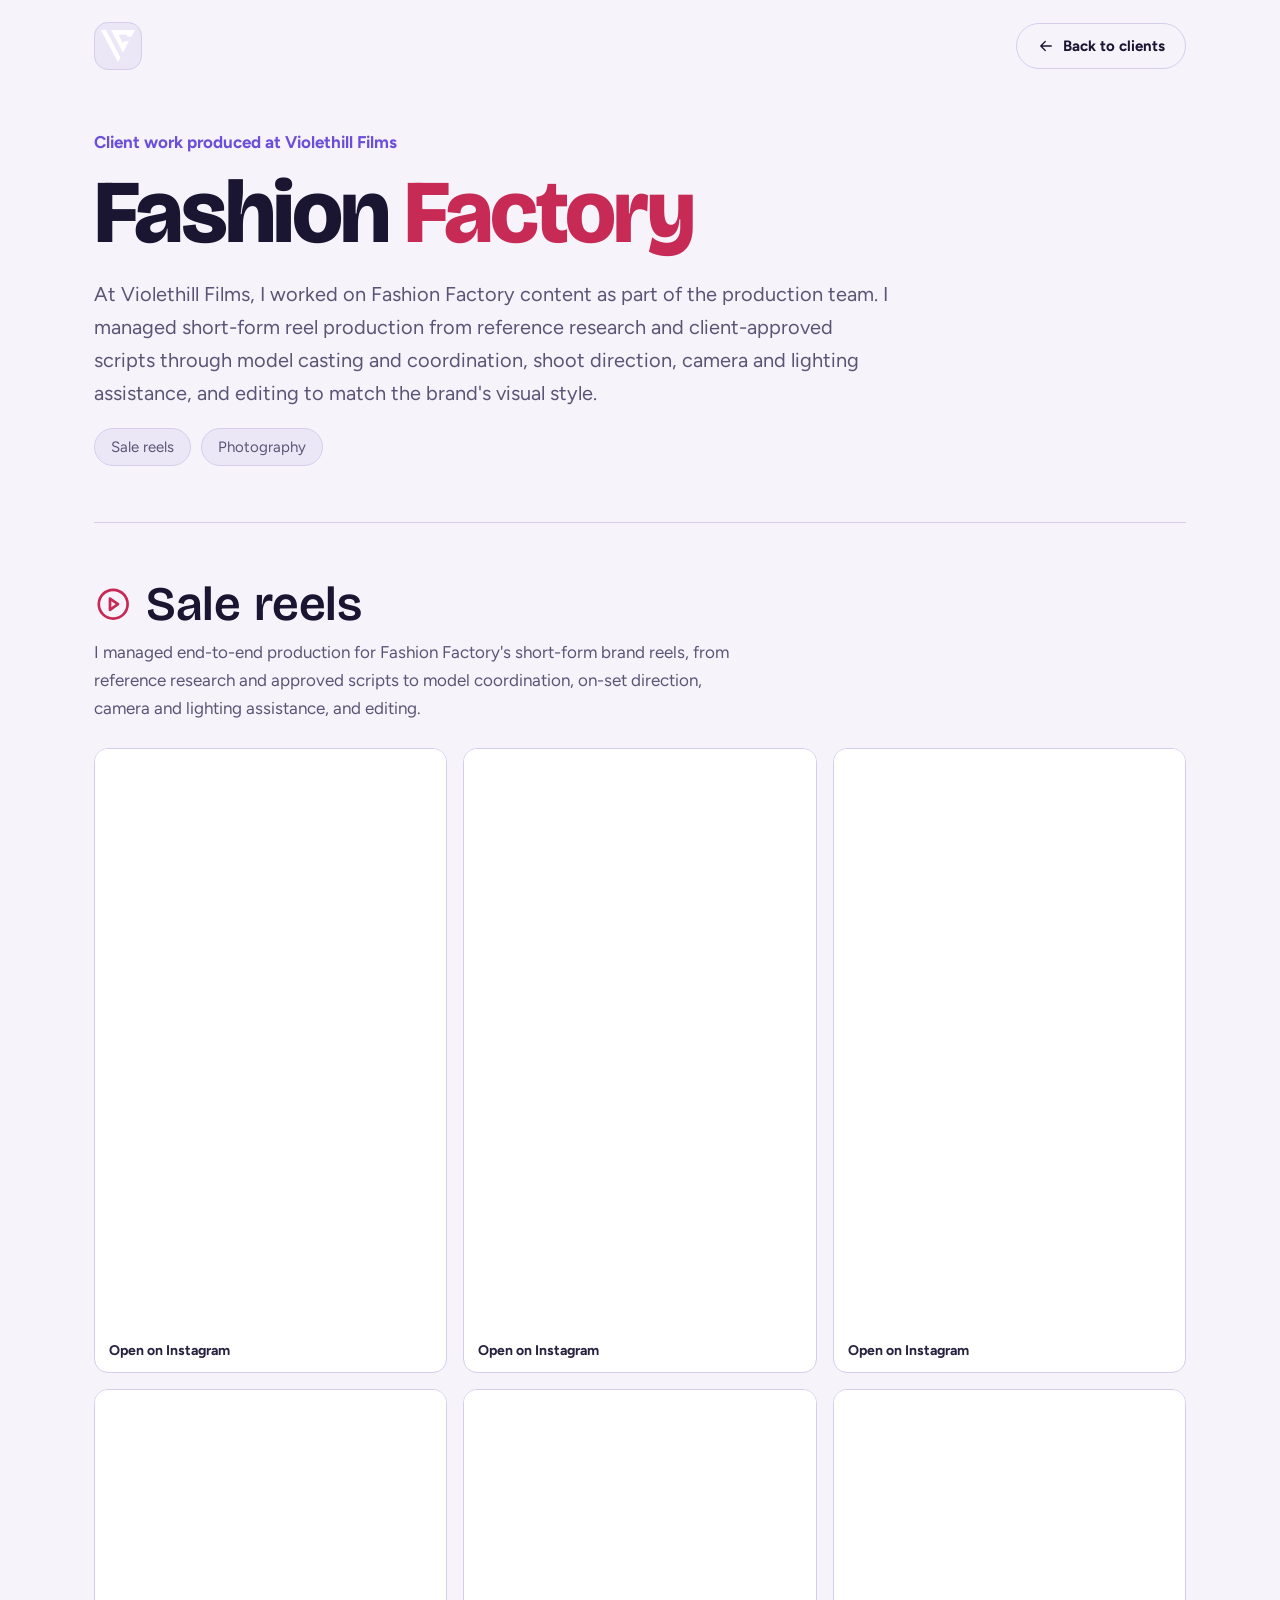
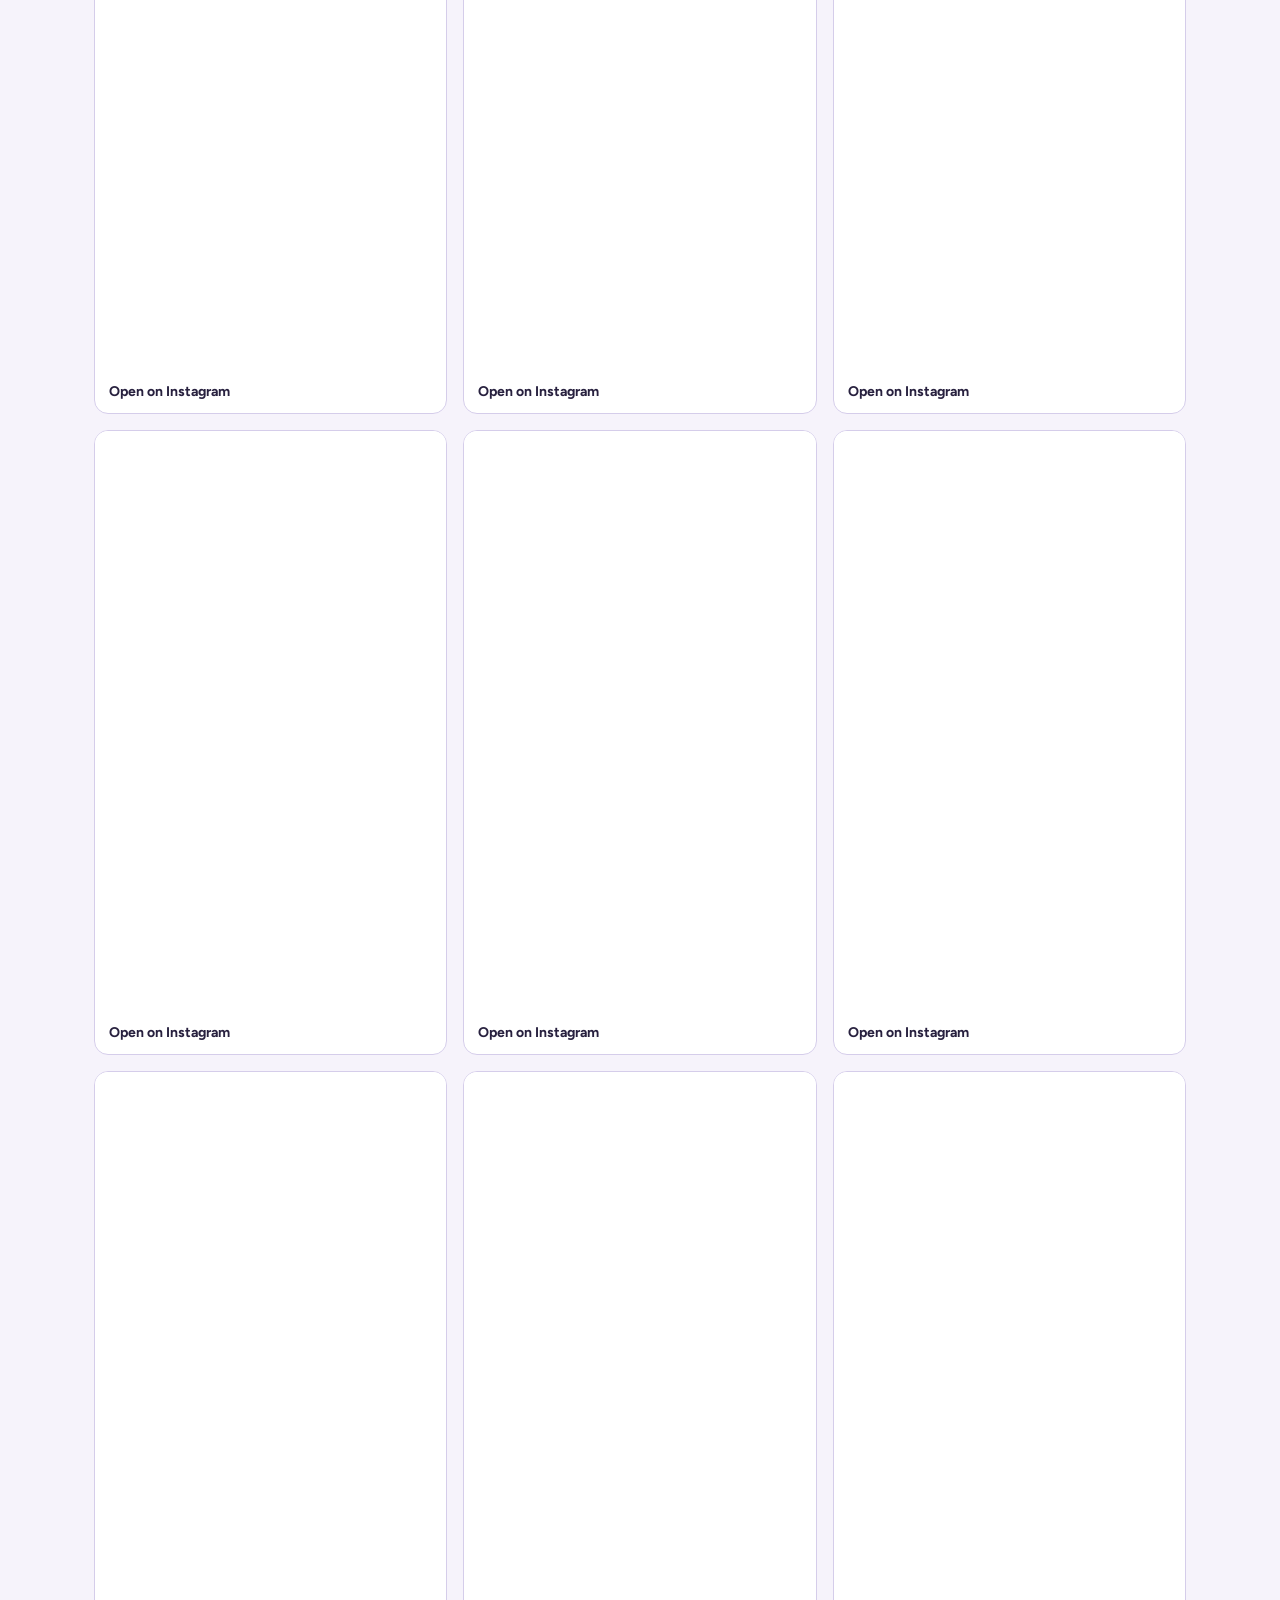
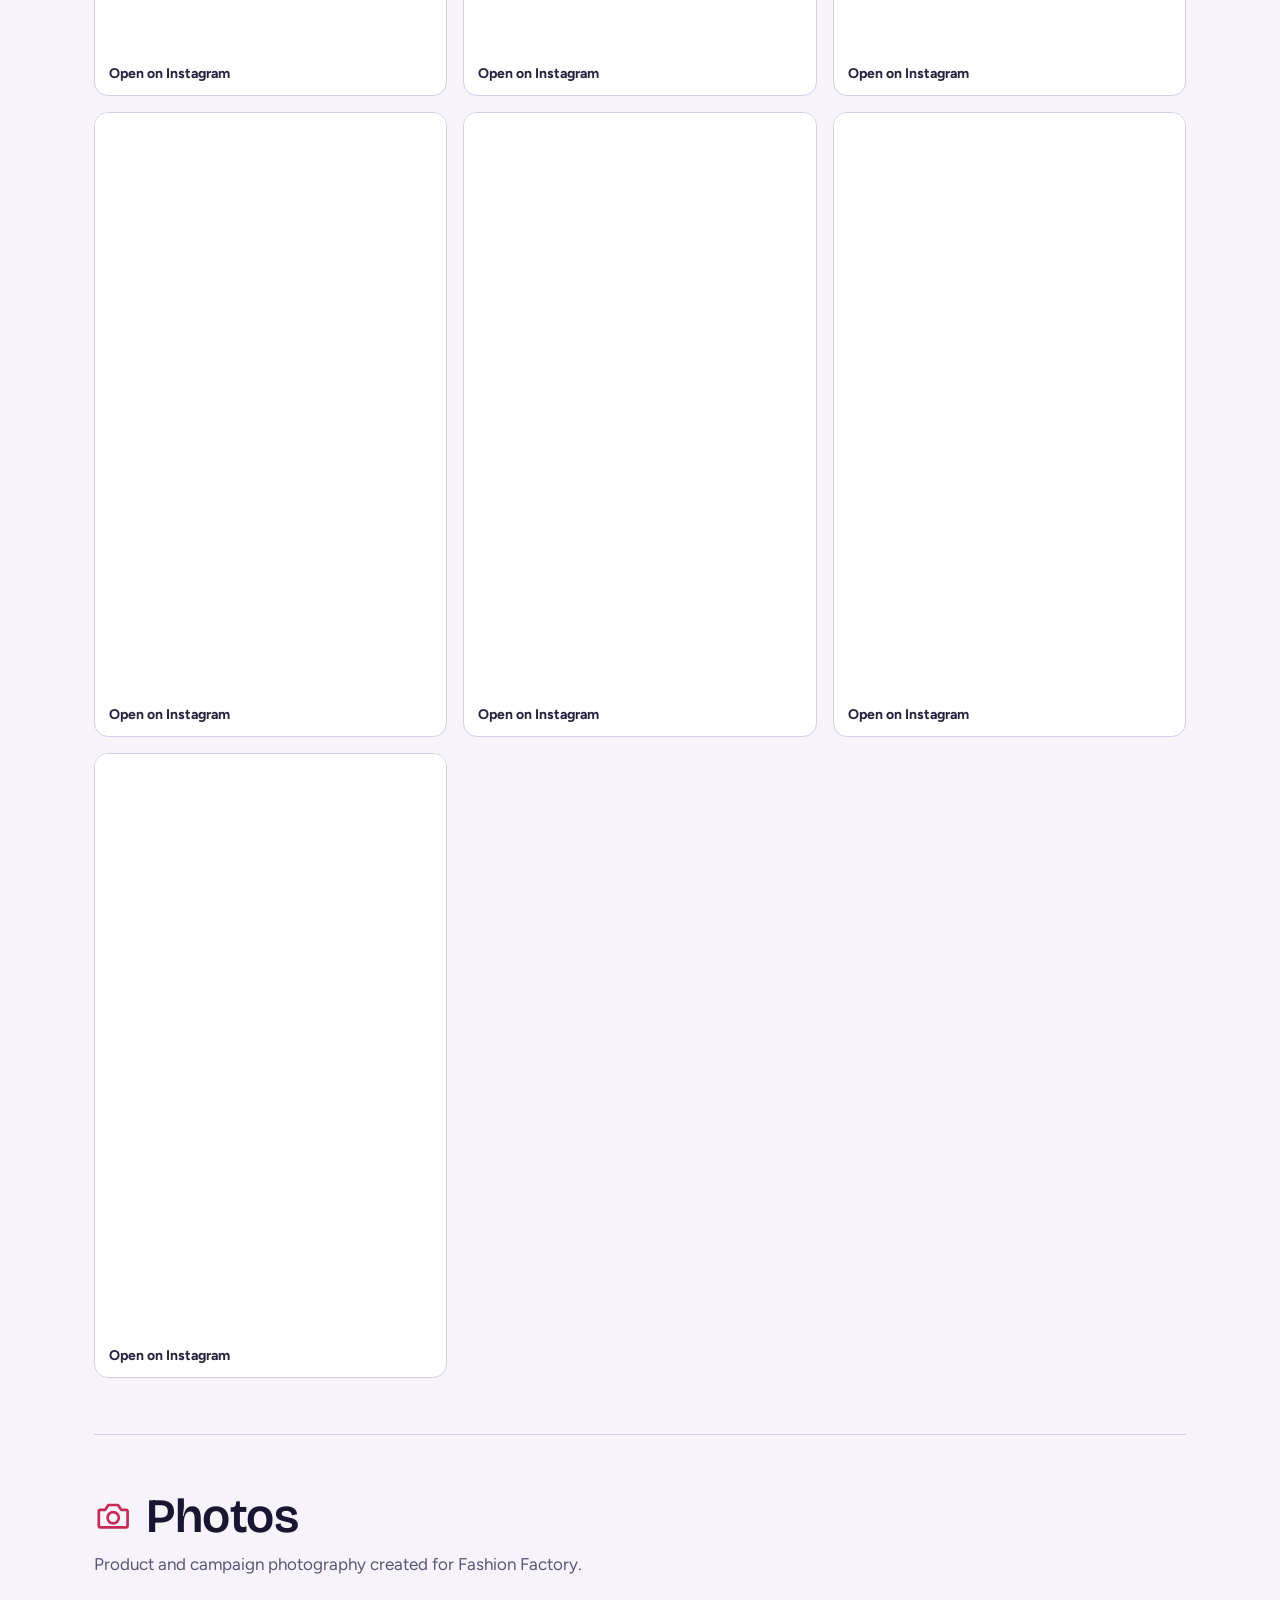
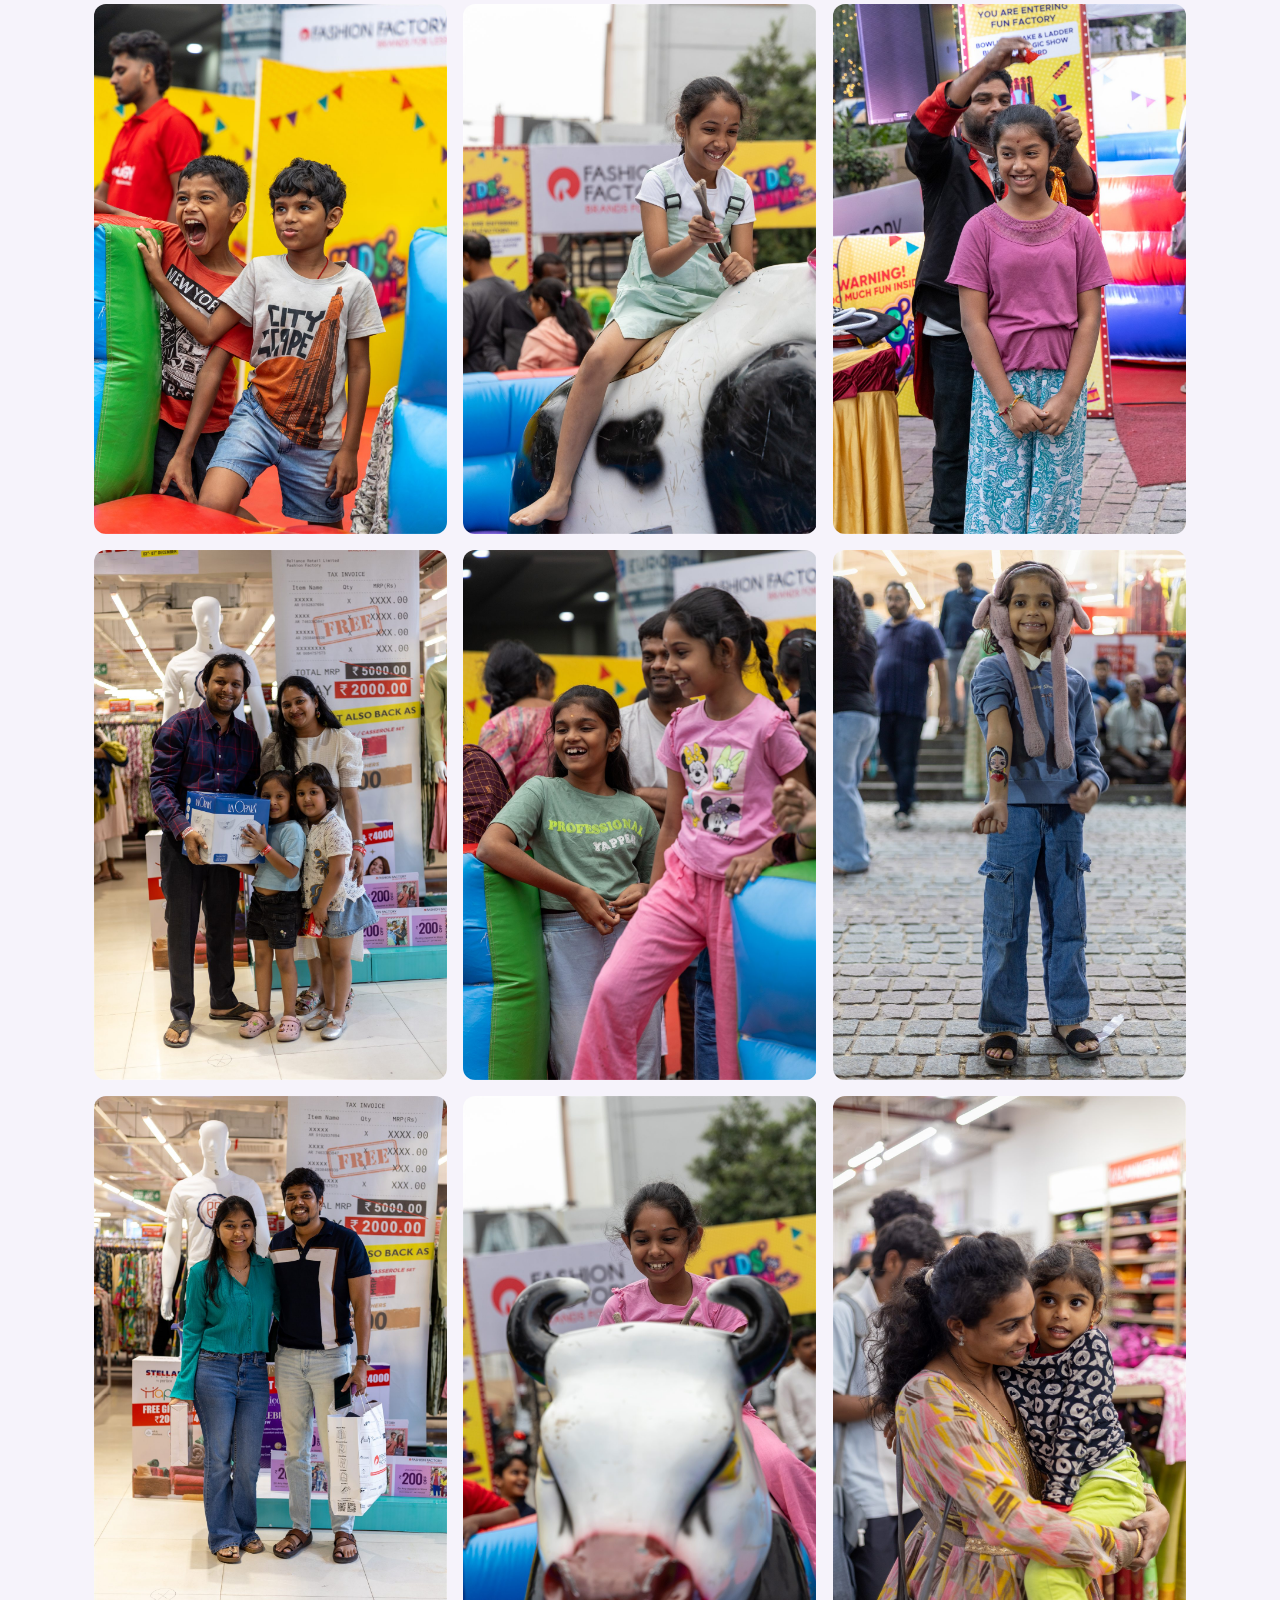
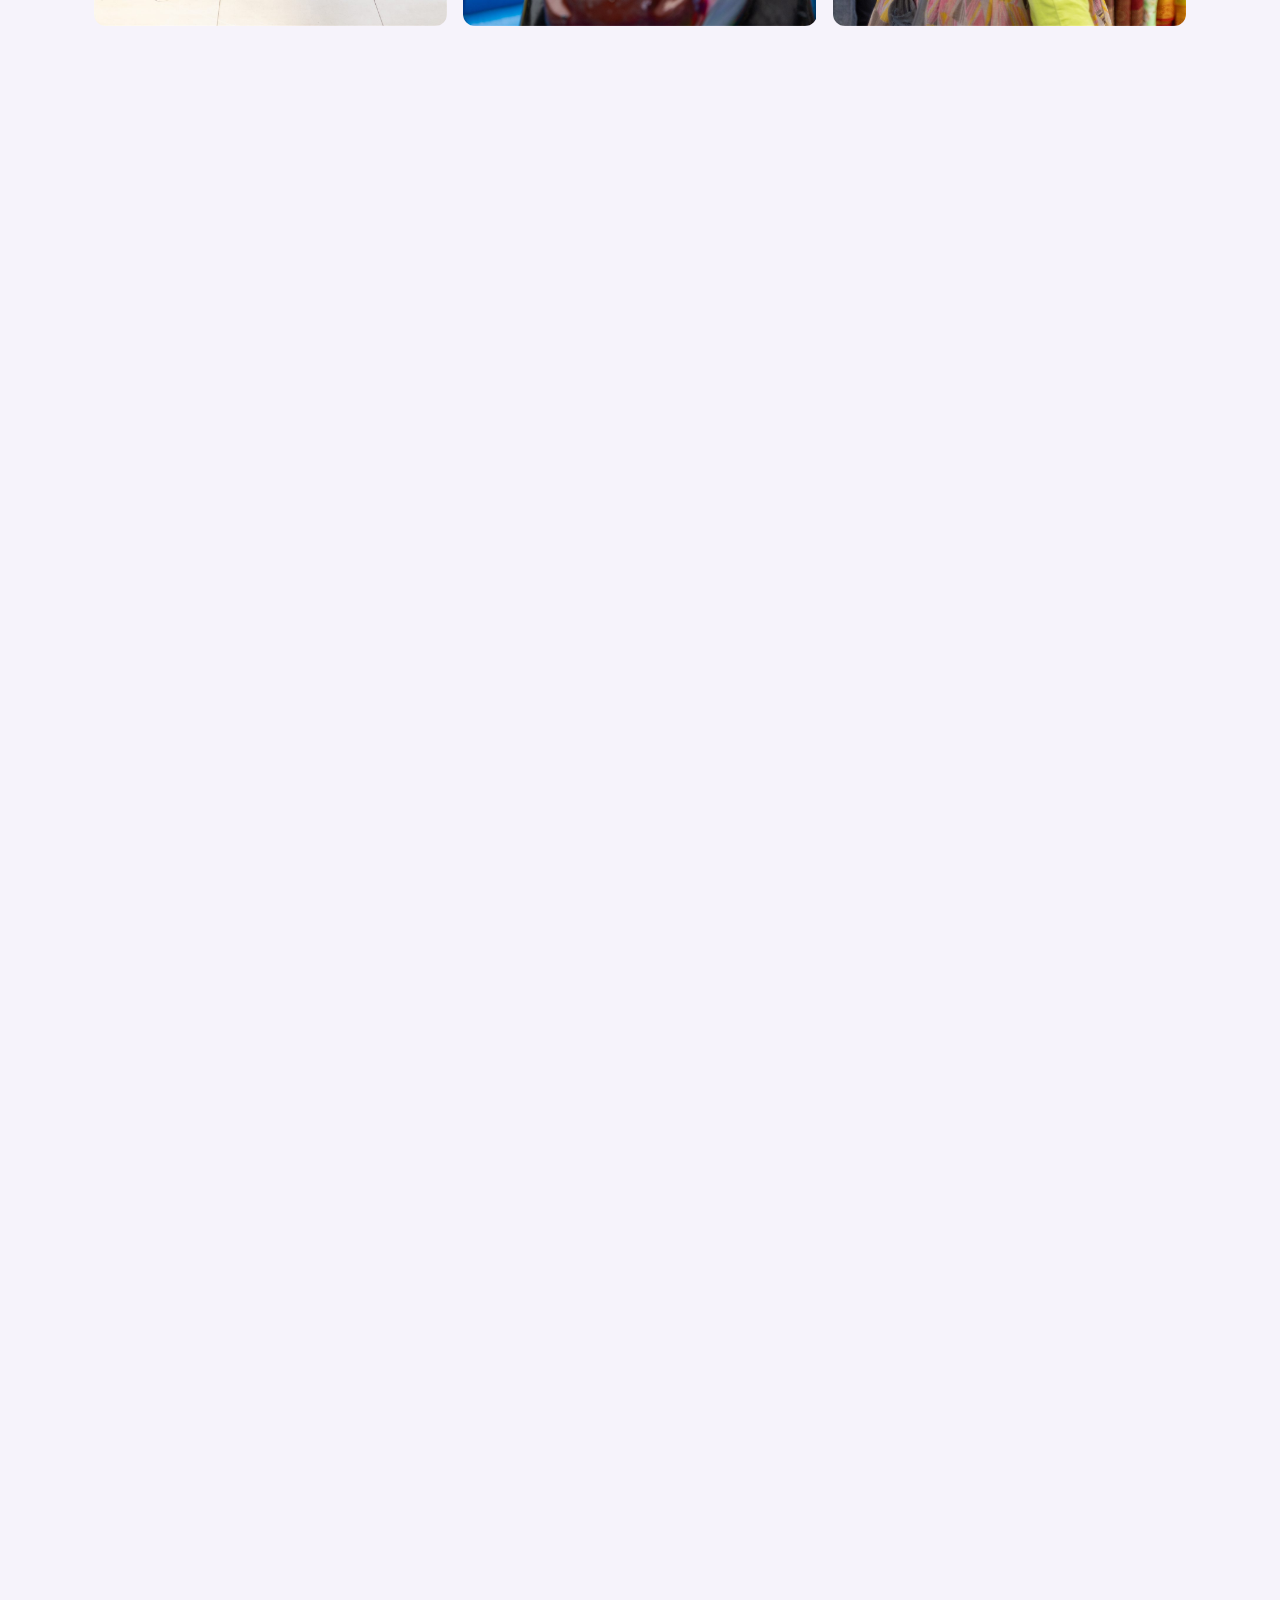
<file: fashion-factory.html>
<!DOCTYPE html><html lang="en"><head><meta charset="utf-8"><meta name="viewport" content="width=device-width, initial-scale=1, viewport-fit=cover"><title>Fashion Factory | Vidya Charan Reddy</title><meta name="description" content="Video and photography work created for Fashion Factory by multimedia specialist M. Vidya Charan Reddy."><meta property="og:title" content="Fashion Factory | Vidya Charan Reddy"><meta property="og:description" content="Video and photography work created for Fashion Factory by multimedia specialist M. Vidya Charan Reddy."><meta property="og:type" content="website"><link rel="icon" href="favicon.svg" type="image/svg+xml"><meta name="theme-color" content="#14102A"><link rel="preconnect" href="https://fonts.googleapis.com"><link rel="preconnect" href="https://fonts.gstatic.com" crossorigin><link href="https://fonts.googleapis.com/css2?family=Bricolage+Grotesque:opsz,wght@12..96,400..800&family=Figtree:wght@400;500;700&display=swap" rel="stylesheet"><link rel="stylesheet" href="css/client.css"><link rel="stylesheet" href="css/media-motion.css"></head><body><svg width="0" height="0" style="position:absolute" aria-hidden="true">
<symbol id="play" viewBox="0 0 24 24"><circle cx="12" cy="12" r="9"/><path d="M10 8.5l5 3.5-5 3.5z"/></symbol>
<symbol id="film" viewBox="0 0 24 24"><rect x="3" y="4" width="18" height="16" rx="2"/><path d="M7 4v16M17 4v16M3 9h4M3 15h4M17 9h4M17 15h4"/></symbol>
<symbol id="cam" viewBox="0 0 24 24"><path d="M4 8h3l2-3h6l2 3h3a1 1 0 0 1 1 1v9a1 1 0 0 1-1 1H4a1 1 0 0 1-1-1V9a1 1 0 0 1 1-1z"/><circle cx="12" cy="13" r="3.5"/></symbol>
<symbol id="cal" viewBox="0 0 24 24"><rect x="3" y="5" width="18" height="16" rx="2"/><path d="M3 10h18M8 3v4M16 3v4"/></symbol>
<symbol id="phone" viewBox="0 0 24 24"><path d="M5 4h4l2 5-2.5 1.5a11 11 0 0 0 5 5L15 13l5 2v4a2 2 0 0 1-2 2A16 16 0 0 1 3 6a2 2 0 0 1 2-2z"/></symbol><symbol id="in" viewBox="0 0 24 24"><rect x="3" y="3" width="18" height="18" rx="3"/><path d="M8 11v6M8 7.5v.01M12 17v-6m0 3c0-2 1.5-3 3-3s2 1 2 3v3"/></symbol><symbol id="back" viewBox="0 0 24 24"><path d="M19 12H5M11 6l-6 6 6 6"/></symbol>
<symbol id="arr" viewBox="0 0 24 24"><path d="M5 12h14M13 6l6 6-6 6"/></symbol>
<symbol id="mail" viewBox="0 0 24 24"><rect x="3" y="5" width="18" height="14" rx="2"/><path d="M3 7l9 6 9-6"/></symbol>
<symbol id="link" viewBox="0 0 24 24"><path d="M10 14a4 4 0 0 0 5.7 0l3-3a4 4 0 0 0-5.7-5.7l-1 1M14 10a4 4 0 0 0-5.7 0l-3 3a4 4 0 0 0 5.7 5.7l1-1"/></symbol>
</svg><div class="wrap"><nav><a class="vc-logo" href="index.html" aria-label="Portfolio home"><img src="images/logo.svg" alt="" aria-hidden="true"></a><a class="pill ghost" href="index.html#clients"><svg class="i"><use href="#back"/></svg>Back to clients</a></nav><header class="hero"><p class="who">Client work produced at Violethill Films</p><h1>Fashion <em>Factory</em></h1><p class="lead">At Violethill Films, I worked on Fashion Factory content as part of the production team. I managed short-form reel production from reference research and client-approved scripts through model casting and coordination, shoot direction, camera and lighting assistance, and editing to match the brand's visual style.</p><ul class="chips"><li>Sale reels</li><li>Photography</li></ul></header></div><main class="wrap" id="sections"></main><section class="cta wrap"><h2>Contact <em>me</em></h2><div class="cic"><a class="ci" href="mailto:mvidyacharanreddy@gmail.com"><div class="ic"><svg class="i"><use href="#mail"/></svg></div><b>Email</b><span>mvidyacharanreddy@gmail.com</span></a><a class="ci" href="tel:+919381424200"><div class="ic"><svg class="i"><use href="#phone"/></svg></div><b>Phone</b><span>+91 93814 24200</span></a><a class="ci" href="https://linkedin.com/in/vidya-charan-reddy-8469b52b9" target="_blank" rel="noopener"><div class="ic"><svg class="i"><use href="#in"/></svg></div><b>LinkedIn</b><span>Vidya Charan Reddy</span></a></div></section><footer><div class="wrap" style="display:flex;justify-content:center"><a class="vc-logo" href="#top" onclick="window.scrollTo({top:0,behavior:'smooth'});return false" aria-label="Back to top"><img src="images/logo.svg" alt="" aria-hidden="true"></a></div></footer><script>window.PAGE_CFG={"sections": [{"kind": "reel", "icon": "play", "title": "Sale reels", "note": "I managed end-to-end production for Fashion Factory's short-form brand reels, from reference research and approved scripts to model coordination, on-set direction, camera and lighting assistance, and editing.", "count": 8, "items": [], "key": "saleReels"}, {"kind": "photo", "icon": "cam", "title": "Photos", "note": "Product and campaign photography created for Fashion Factory.", "count": 12, "items": [], "key": "fashionFactory"}], "page": "fashion"};</script><script src="content.js"></script><script src="js/client.js"></script><script src="js/media-motion.js"></script></body></html>
</file>
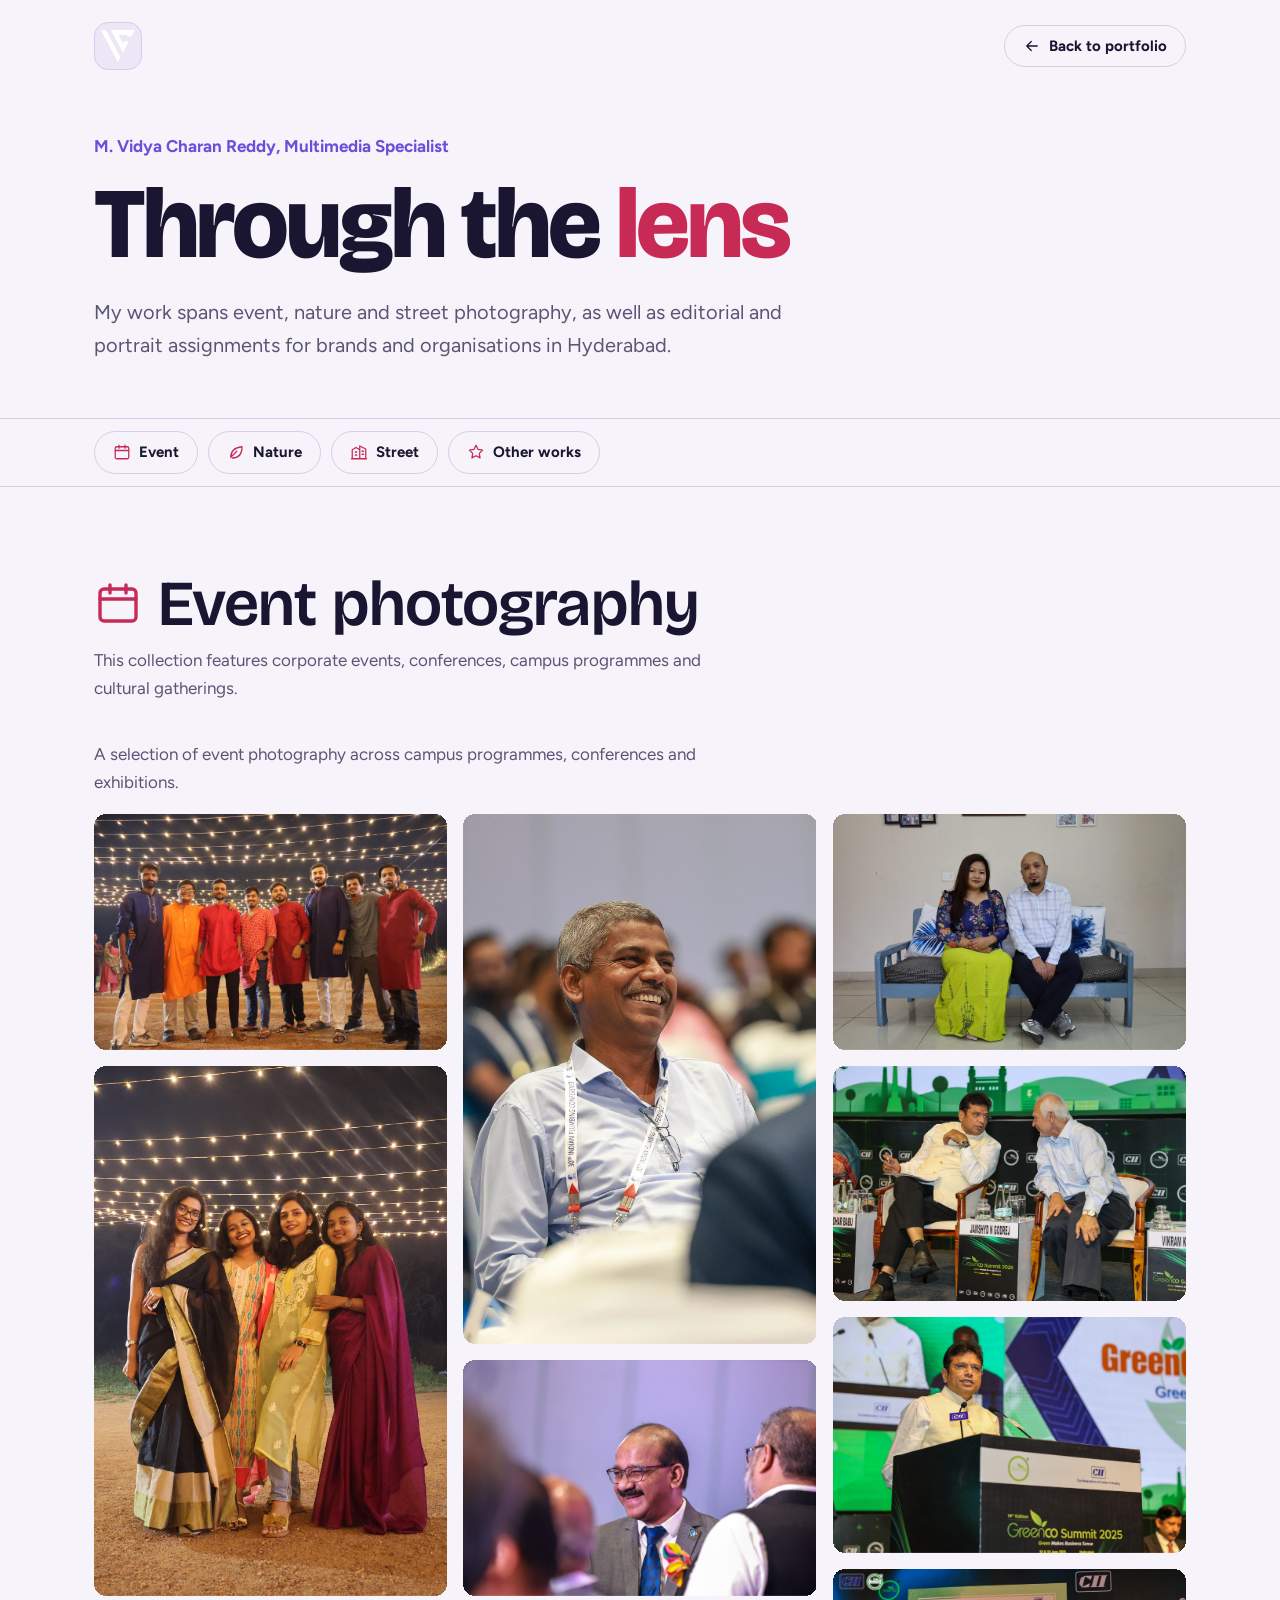
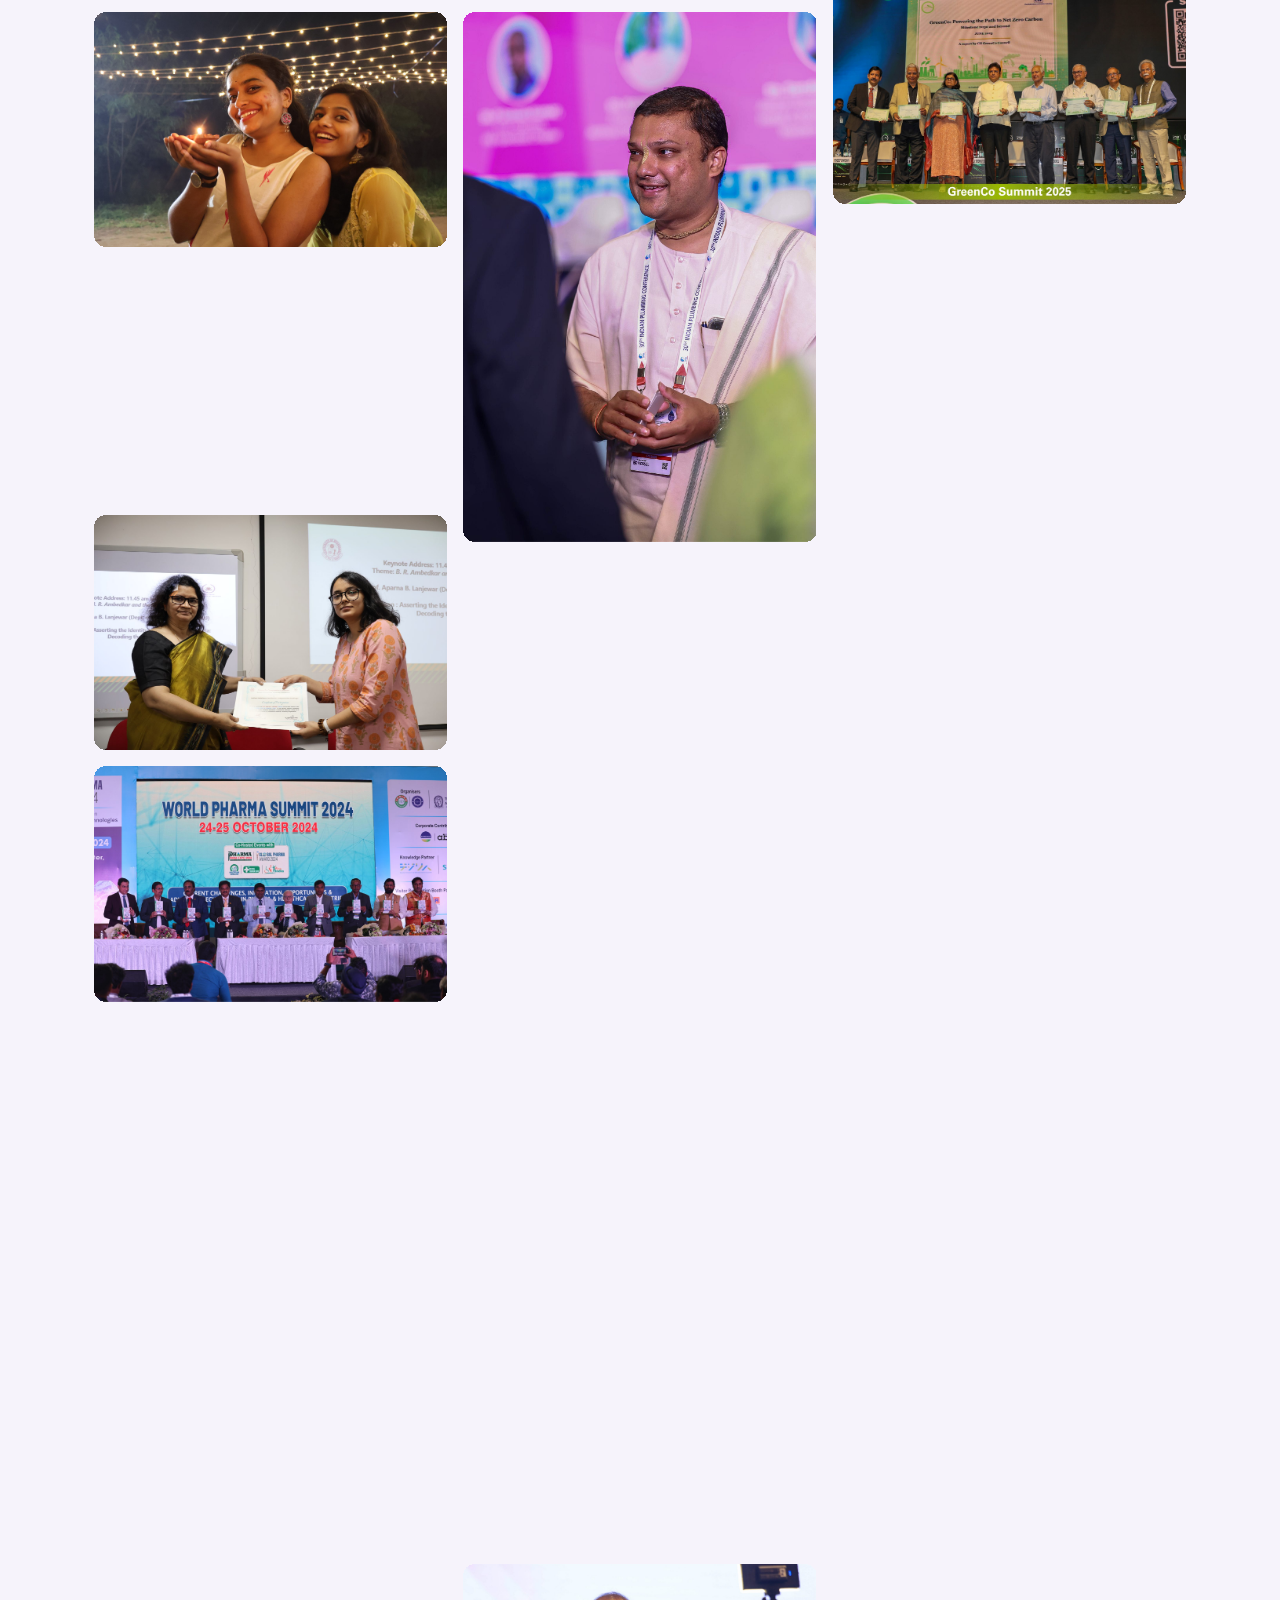
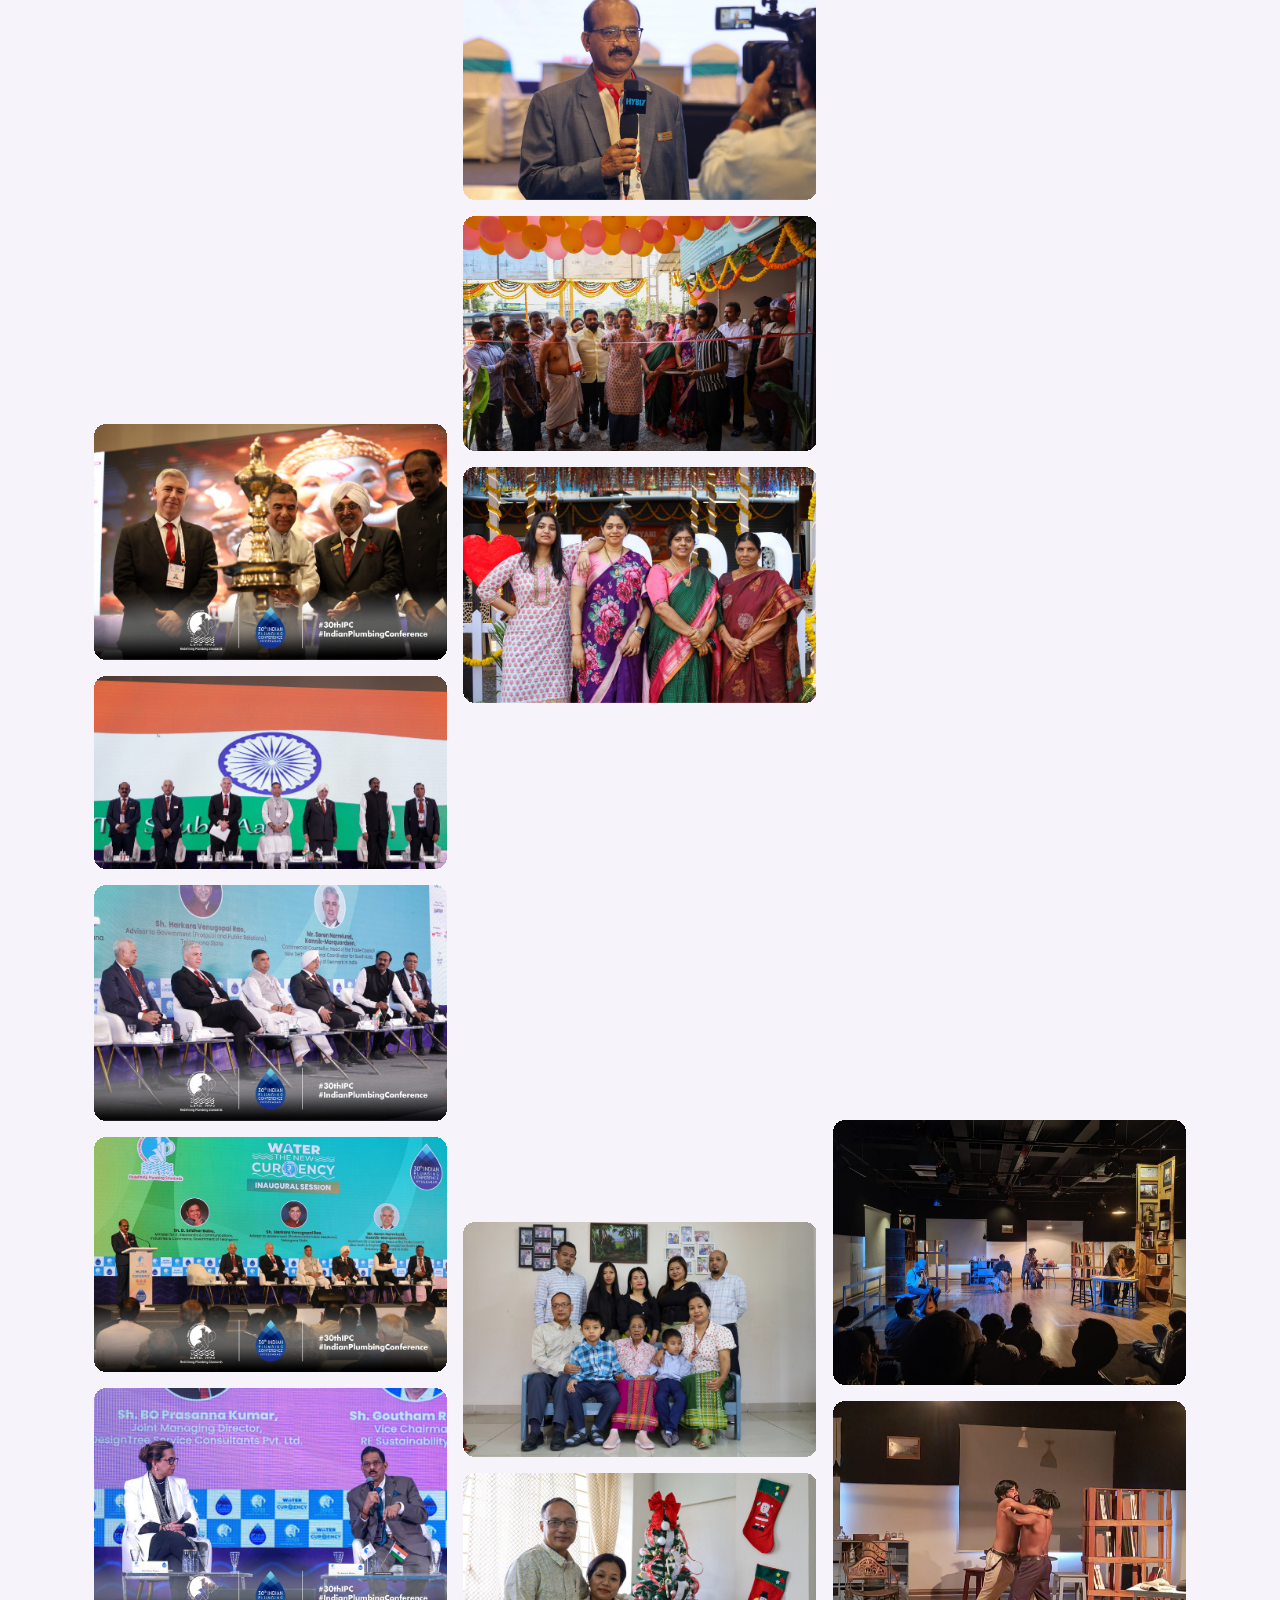
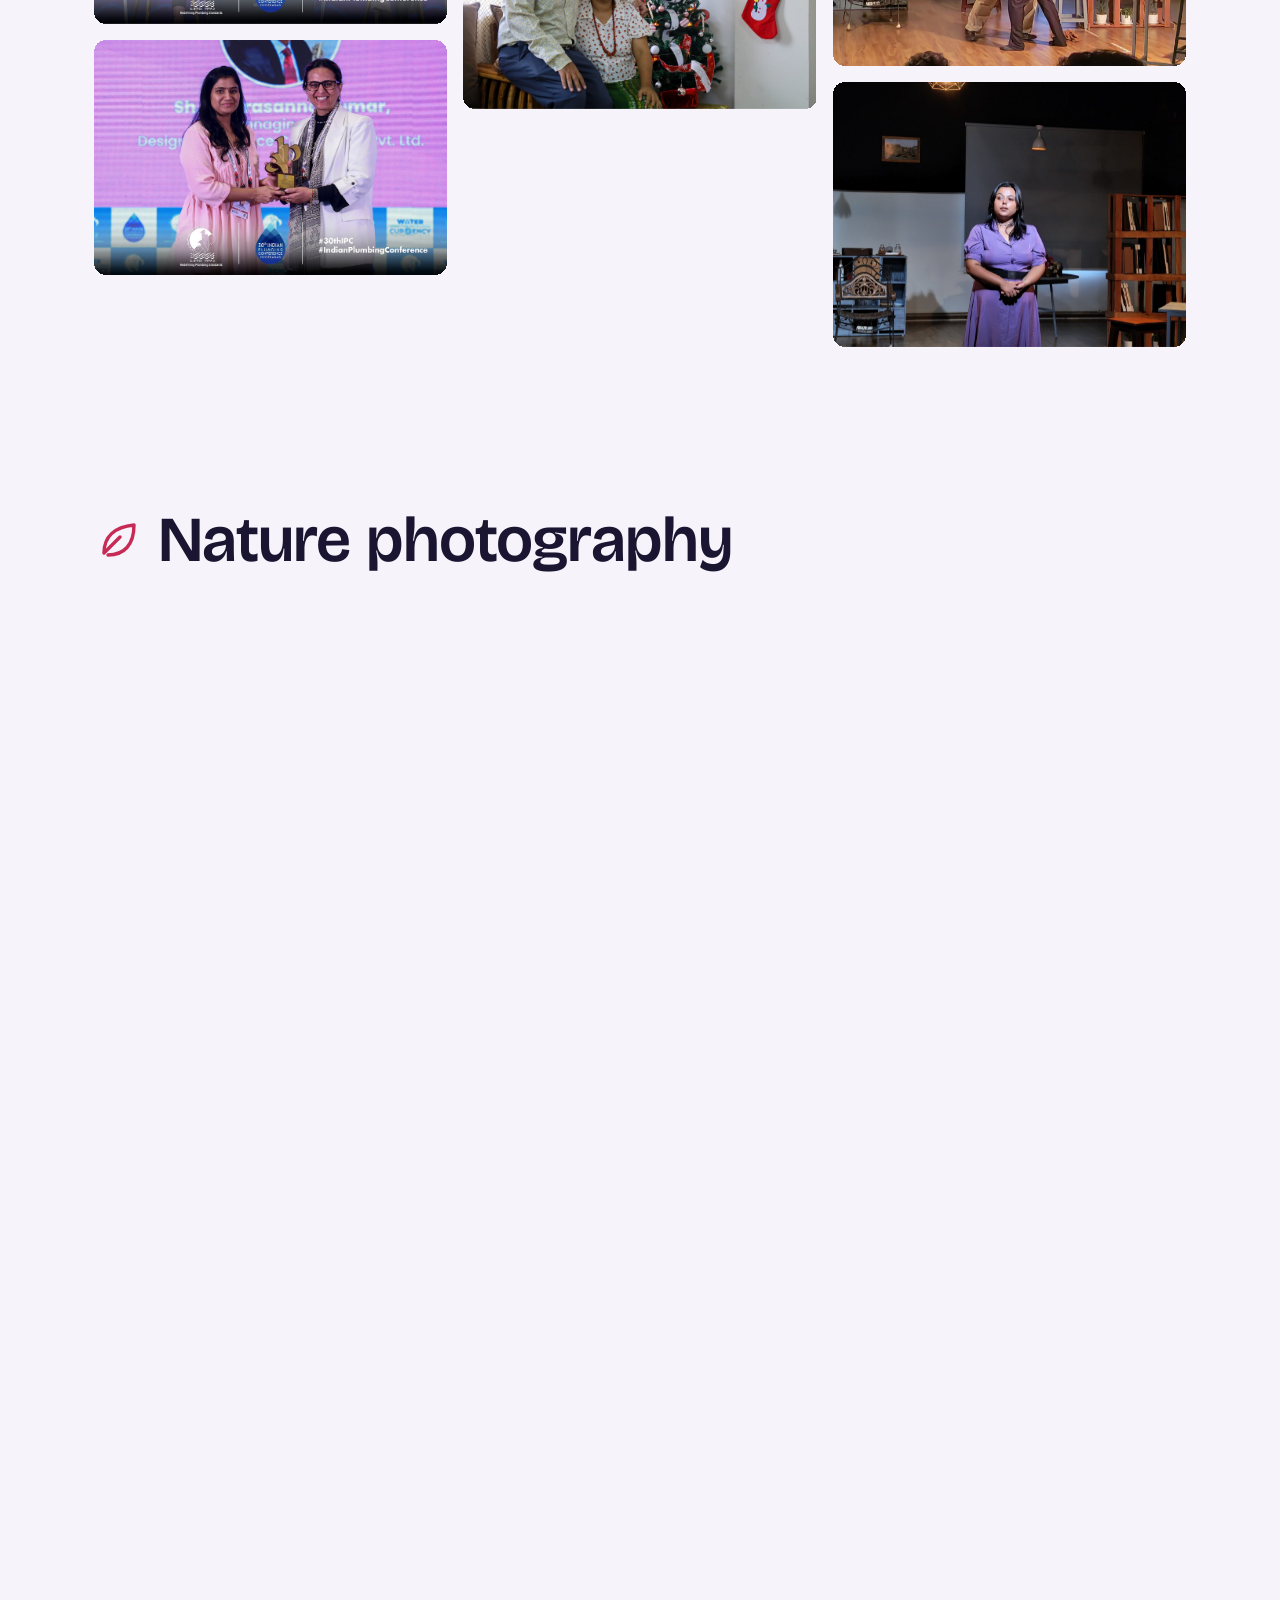
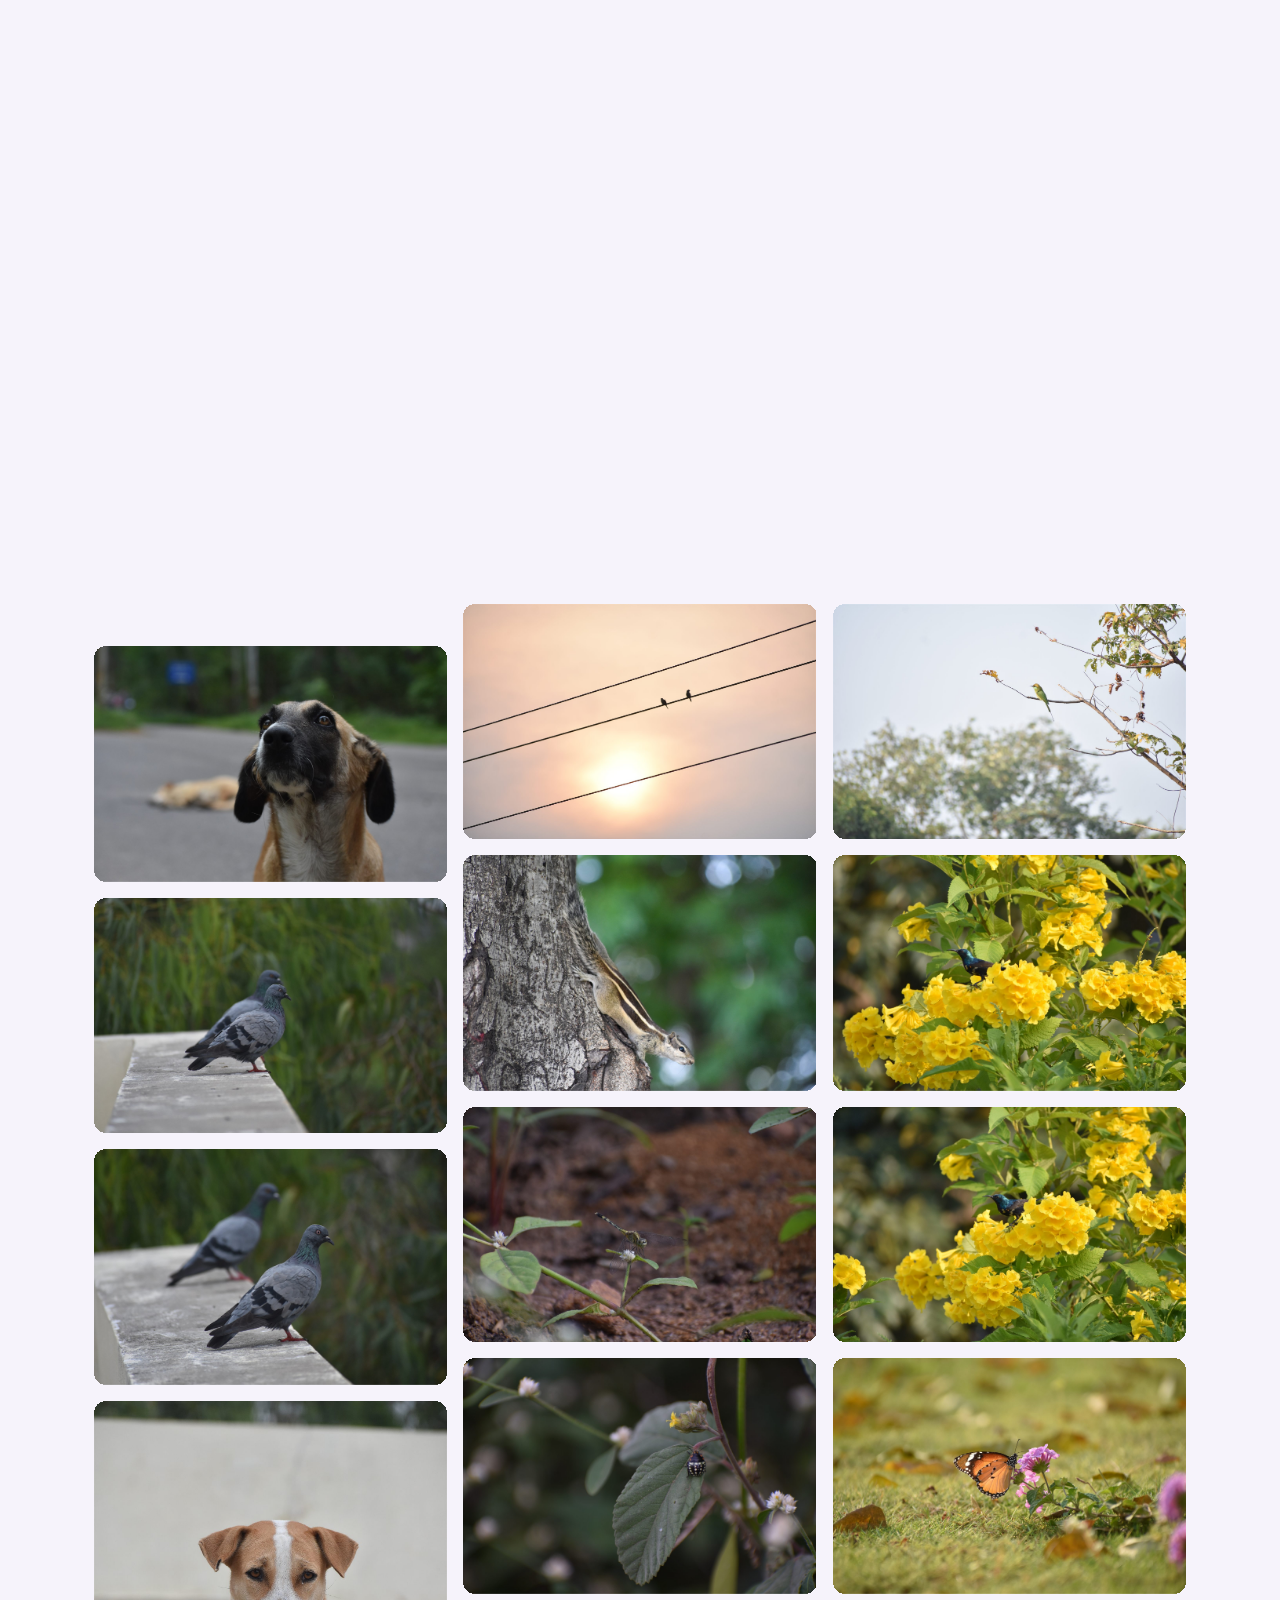
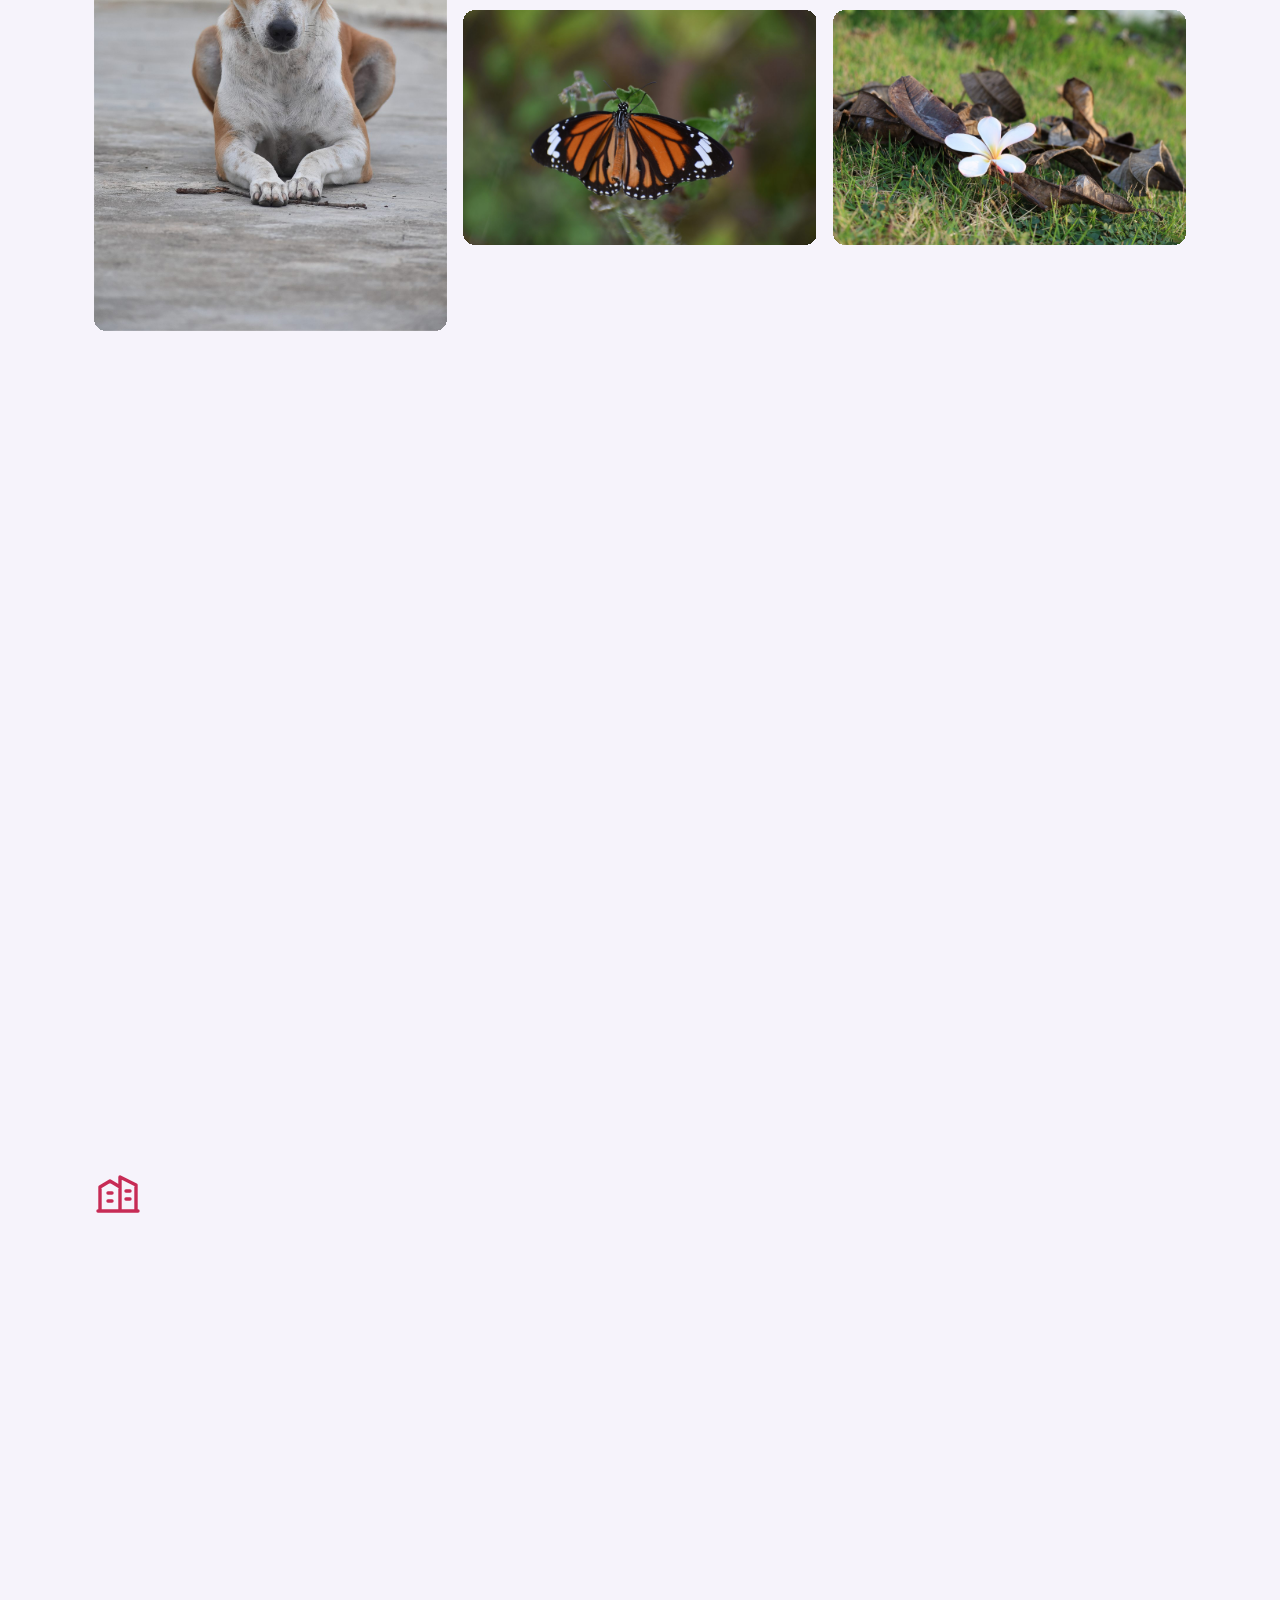
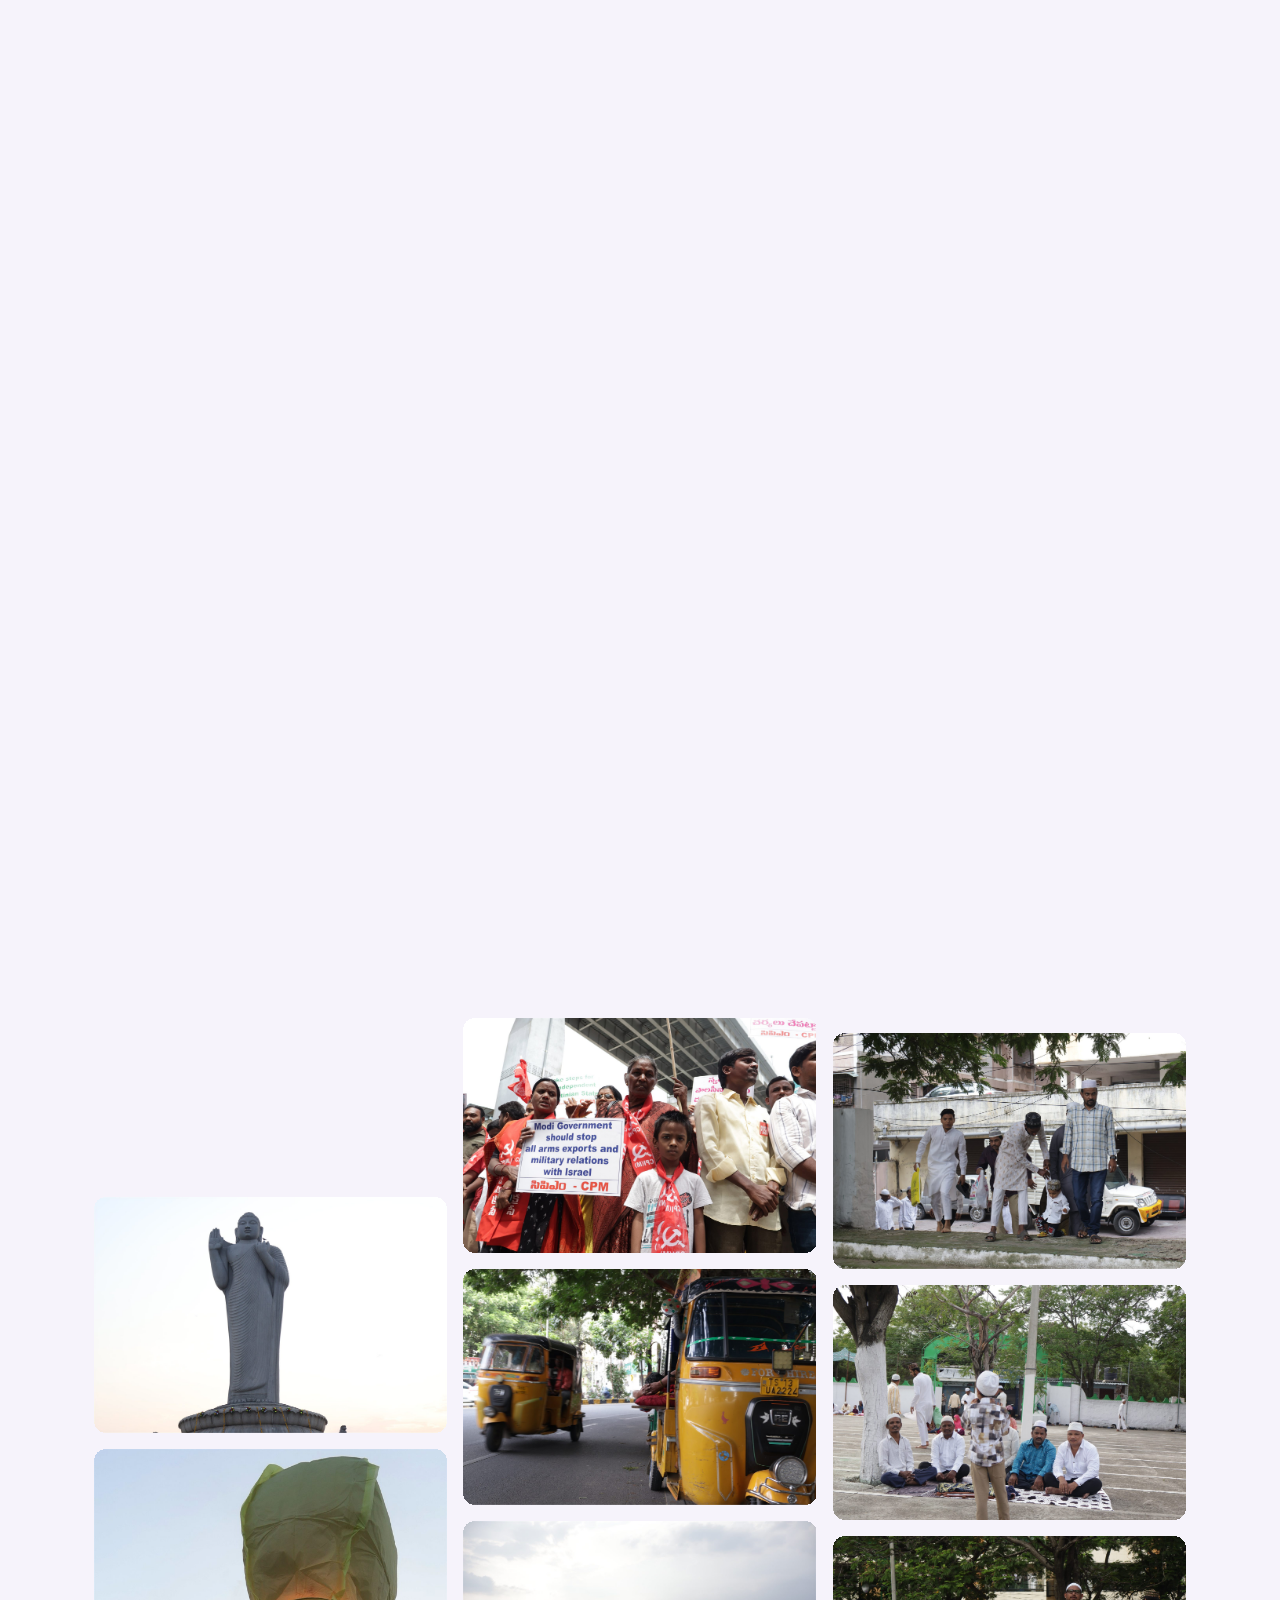
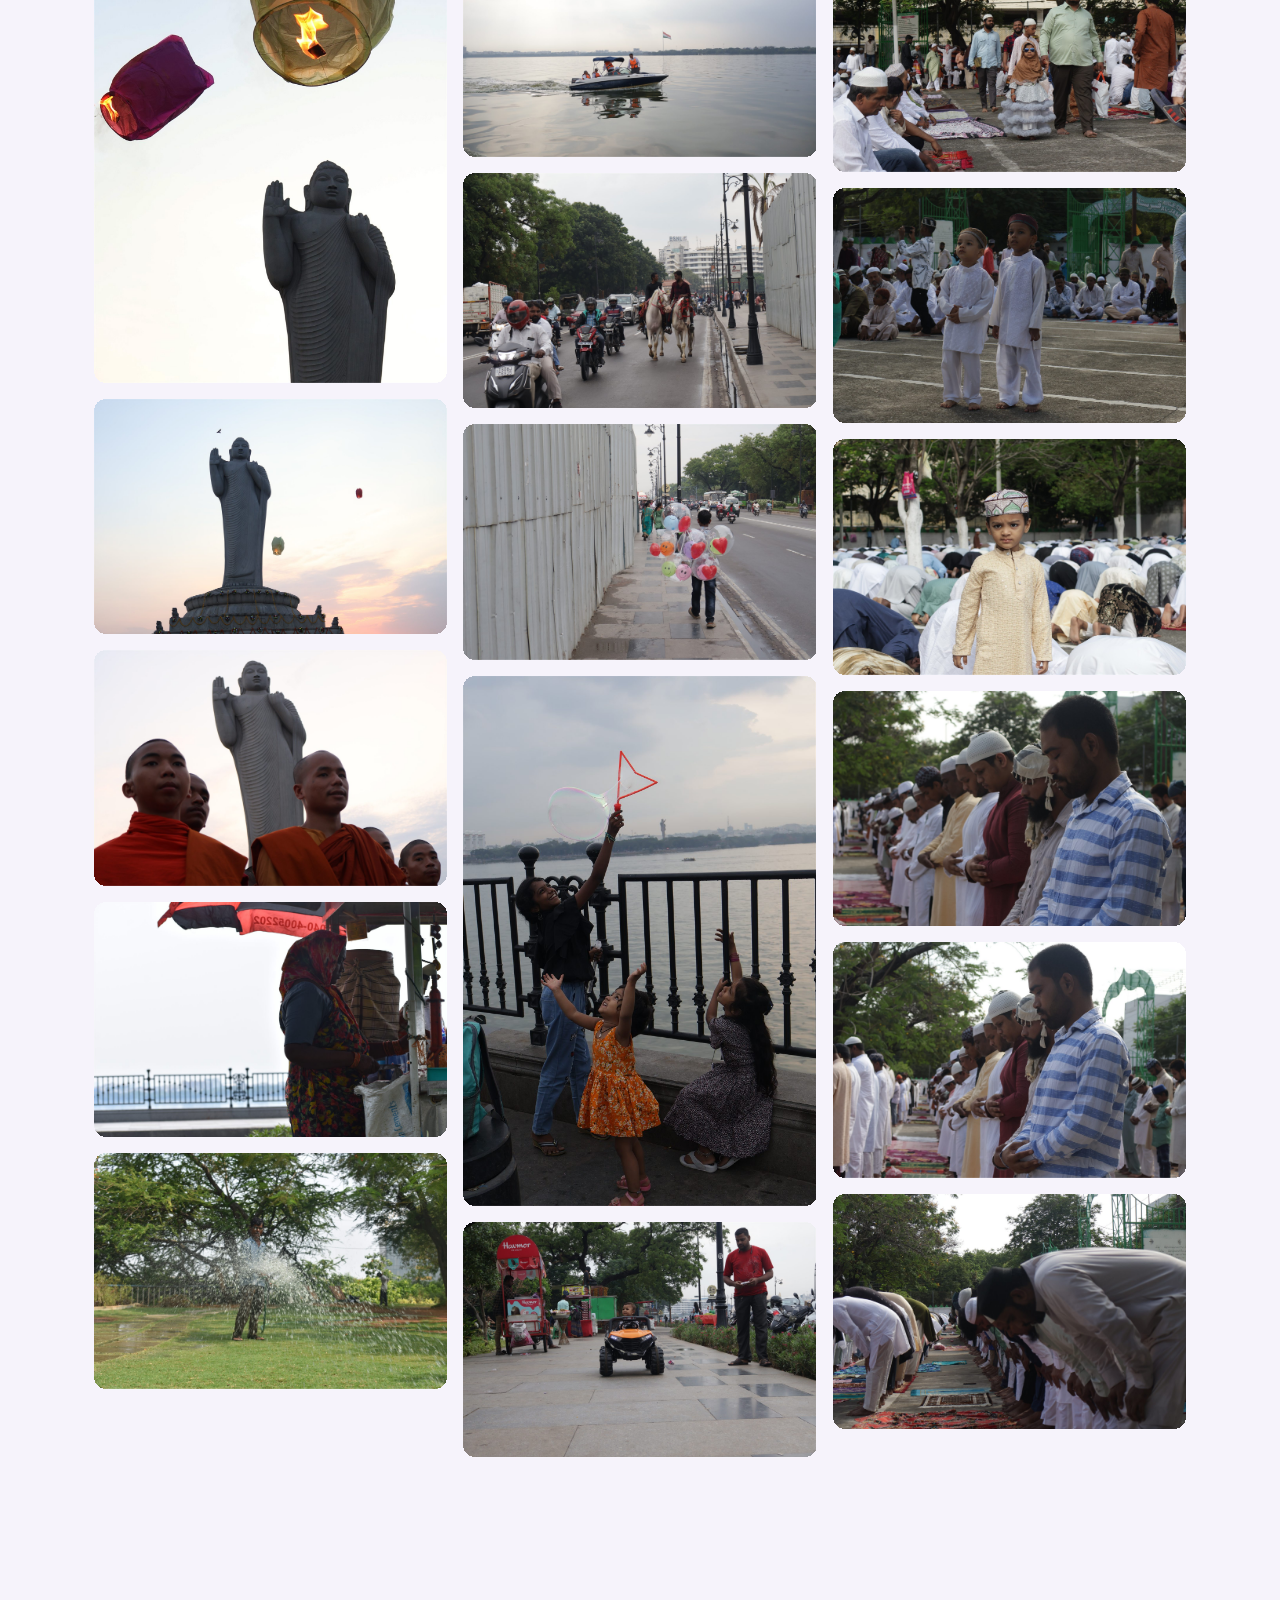
<file: photography.html>
<!DOCTYPE html>
<html lang="en">
<head>
<meta charset="utf-8">
<meta name="viewport" content="width=device-width, initial-scale=1, viewport-fit=cover">
<title>Photography | Vidya Charan Reddy</title><meta name="description" content="Event, nature, street, editorial and portrait photography by M. Vidya Charan Reddy."><meta property="og:title" content="Photography | Vidya Charan Reddy"><meta property="og:description" content="Event, nature, street, editorial and portrait photography by M. Vidya Charan Reddy."><meta property="og:type" content="website"><link rel="icon" href="favicon.svg" type="image/svg+xml"><meta name="theme-color" content="#14102A">
<link rel="preconnect" href="https://fonts.googleapis.com">
<link rel="preconnect" href="https://fonts.gstatic.com" crossorigin>
<link href="https://fonts.googleapis.com/css2?family=Bricolage+Grotesque:opsz,wght@12..96,400..800&family=Figtree:wght@400;500;700&display=swap" rel="stylesheet">
<link rel="stylesheet" href="css/photography.css"><link rel="stylesheet" href="css/media-motion.css">
</head>
<body>
<svg width="0" height="0" style="position:absolute" aria-hidden="true">
<symbol id="cam" viewBox="0 0 24 24"><path d="M4 8h3l2-3h6l2 3h3a1 1 0 0 1 1 1v9a1 1 0 0 1-1 1H4a1 1 0 0 1-1-1V9a1 1 0 0 1 1-1z"/><circle cx="12" cy="13" r="3.5"/></symbol>
<symbol id="cal" viewBox="0 0 24 24"><rect x="3" y="5" width="18" height="16" rx="2"/><path d="M3 10h18M8 3v4M16 3v4"/></symbol>
<symbol id="leaf" viewBox="0 0 24 24"><path d="M5 19c0-8 5-13 15-14 0 10-5 15-13 15M5 19l8-8"/></symbol>
<symbol id="street" viewBox="0 0 24 24"><path d="M3 21V9l5-3 5 3v12M13 21V4l8 4v13M7 12h2M7 16h2M16 11h2M16 15h2M2 21h20"/></symbol>
<symbol id="star" viewBox="0 0 24 24"><path d="M12 3l2.7 5.6 6.1.9-4.4 4.3 1 6.1L12 17l-5.4 2.9 1-6.1L3.2 9.5l6.1-.9z"/></symbol>
<symbol id="mail" viewBox="0 0 24 24"><rect x="3" y="5" width="18" height="14" rx="2"/><path d="M3 7l9 6 9-6"/></symbol>
<symbol id="link" viewBox="0 0 24 24"><path d="M10 14a4 4 0 0 0 5.7 0l3-3a4 4 0 0 0-5.7-5.7l-1 1M14 10a4 4 0 0 0-5.7 0l-3 3a4 4 0 0 0 5.7 5.7l1-1"/></symbol>
<symbol id="phone" viewBox="0 0 24 24"><path d="M5 4h4l2 5-2.5 1.5a11 11 0 0 0 5 5L15 13l5 2v4a2 2 0 0 1-2 2A16 16 0 0 1 3 6a2 2 0 0 1 2-2z"/></symbol><symbol id="in" viewBox="0 0 24 24"><rect x="3" y="3" width="18" height="18" rx="3"/><path d="M8 11v6M8 7.5v.01M12 17v-6m0 3c0-2 1.5-3 3-3s2 1 2 3v3"/></symbol><symbol id="back" viewBox="0 0 24 24"><path d="M19 12H5M11 6l-6 6 6 6"/></symbol>
<symbol id="book" viewBox="0 0 24 24"><path d="M4 5a2 2 0 0 1 2-2h13v16H6a2 2 0 0 0-2 2zM4 19V5M8 7h7"/></symbol>
</svg>

<div class="wrap">
<nav><a class="vc-logo" href="index.html" aria-label="Portfolio home"><img src="images/logo.svg" alt="" aria-hidden="true"></a><a class="pill ghost" href="index.html"><svg class="i"><use href="#back"/></svg>Back to portfolio</a></nav>
<header class="hero" id="top">
<p class="who">M. Vidya Charan Reddy, Multimedia Specialist</p>
<h1>Through the <em>lens</em></h1>
<p class="lead">My work spans event, nature and street photography, as well as editorial and portrait assignments for brands and organisations in Hyderabad.</p>
</header>
</div>

<div class="jump"><div class="wrap">
<a href="#event"><svg class="i"><use href="#cal"/></svg>Event</a>
<a href="#nature"><svg class="i"><use href="#leaf"/></svg>Nature</a>
<a href="#street"><svg class="i"><use href="#street"/></svg>Street</a>
<a href="#other"><svg class="i"><use href="#star"/></svg>Other works</a>
</div></div>

<main class="wrap" id="gallery"></main>

<section class="cta wrap" id="contact"><h2>Contact <em>me</em></h2><div class="cic"><a class="ci" href="mailto:mvidyacharanreddy@gmail.com"><div class="ic"><svg class="i"><use href="#mail"/></svg></div><b>Email</b><span>mvidyacharanreddy@gmail.com</span></a><a class="ci" href="tel:+919381424200"><div class="ic"><svg class="i"><use href="#phone"/></svg></div><b>Phone</b><span>+91 93814 24200</span></a><a class="ci" href="https://linkedin.com/in/vidya-charan-reddy-8469b52b9" target="_blank" rel="noopener"><div class="ic"><svg class="i"><use href="#in"/></svg></div><b>LinkedIn</b><span>Vidya Charan Reddy</span></a></div></section>
<footer><div class="wrap" style="display:flex;justify-content:center"><a class="vc-logo" href="#top" onclick="window.scrollTo({top:0,behavior:'smooth'});return false" aria-label="Back to top"><img src="images/logo.svg" alt="" aria-hidden="true"></a></div></footer>


<script src="content.js"></script><script src="js/photography.js"></script><script src="js/media-motion.js"></script></body>
</html>
</file>
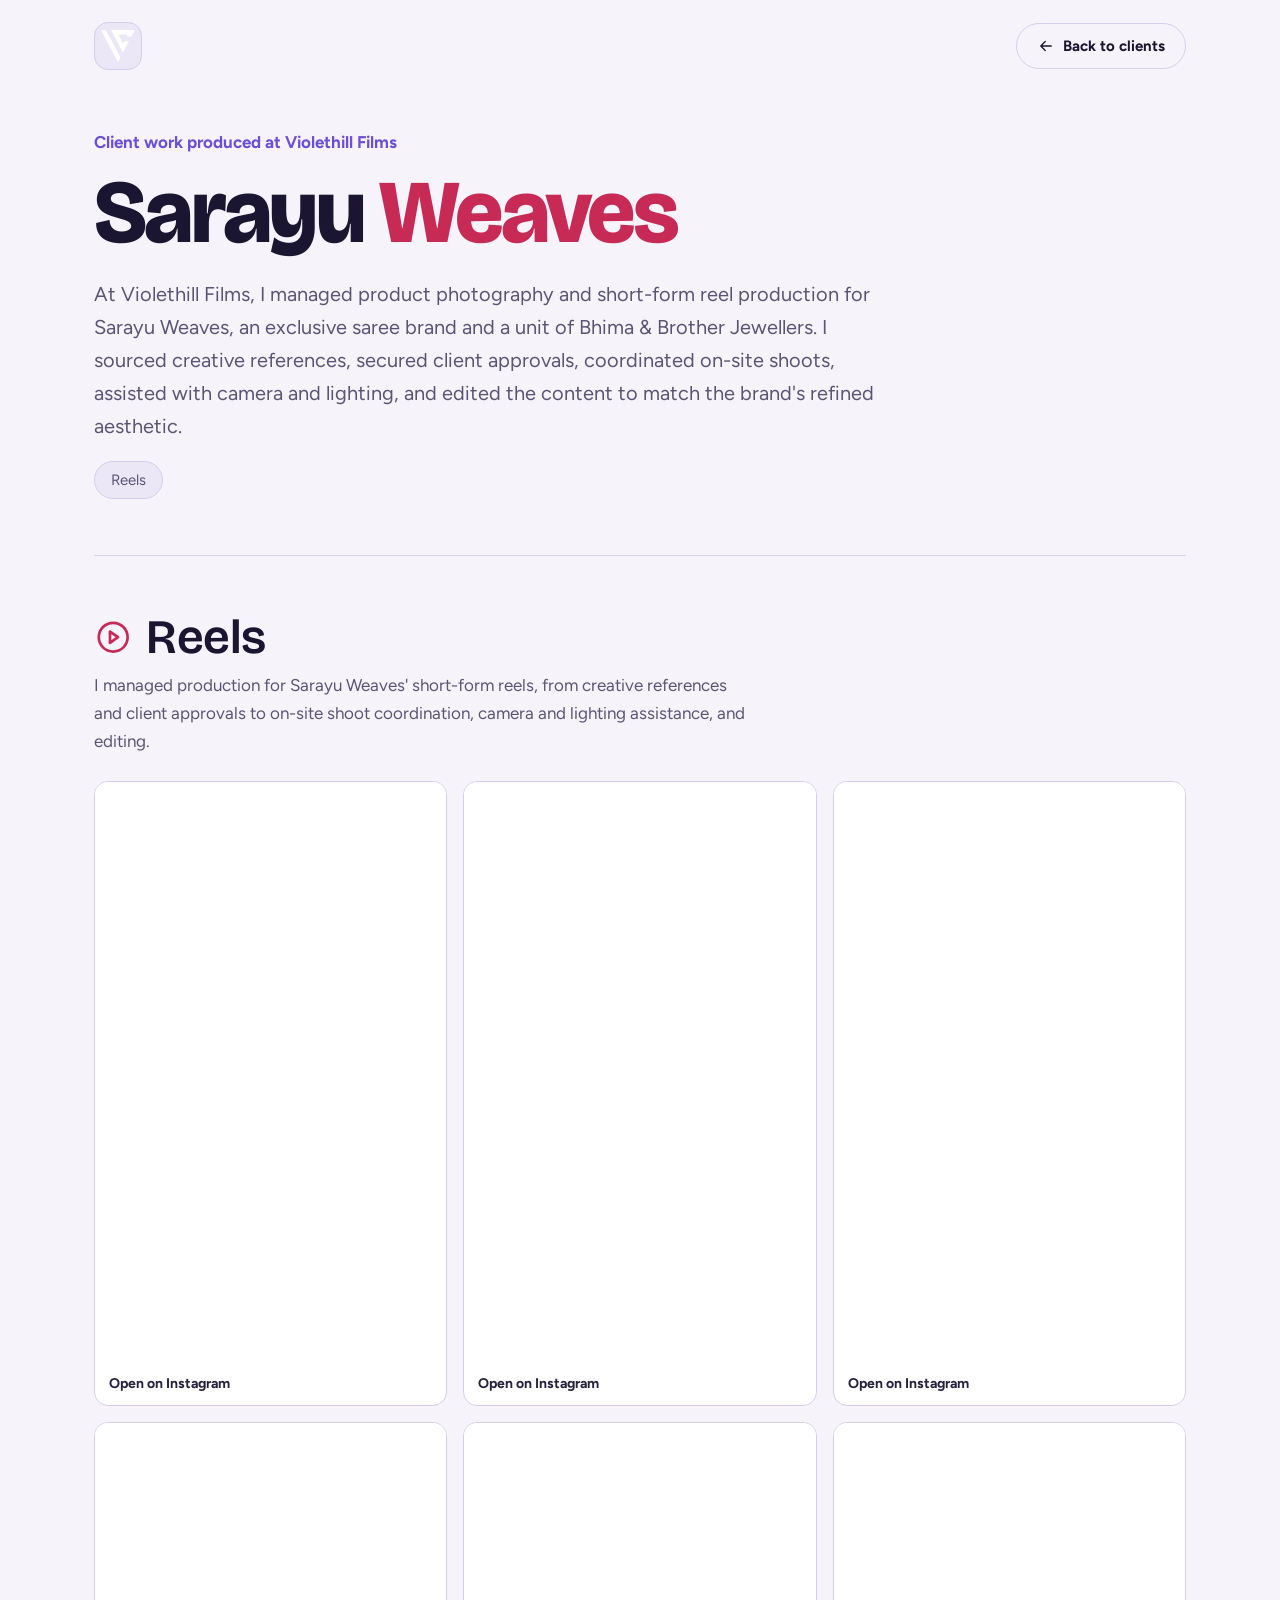
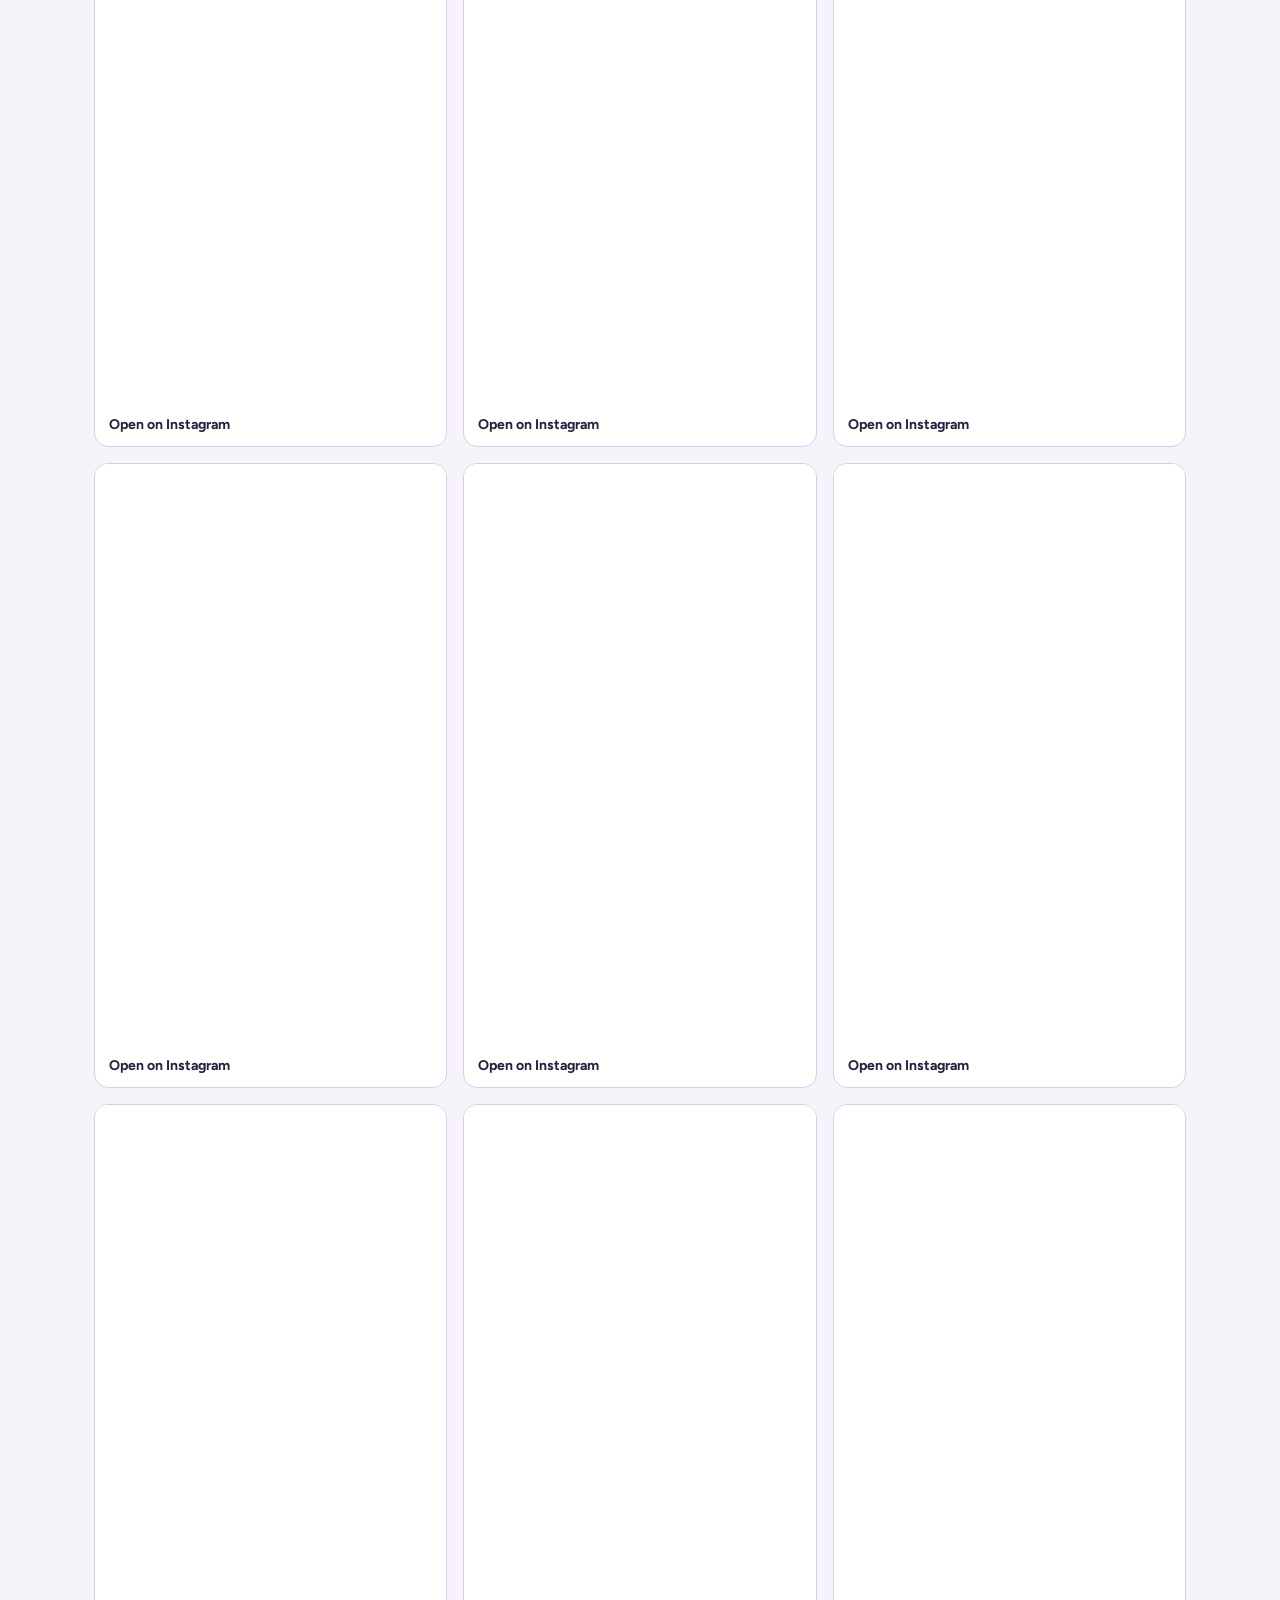
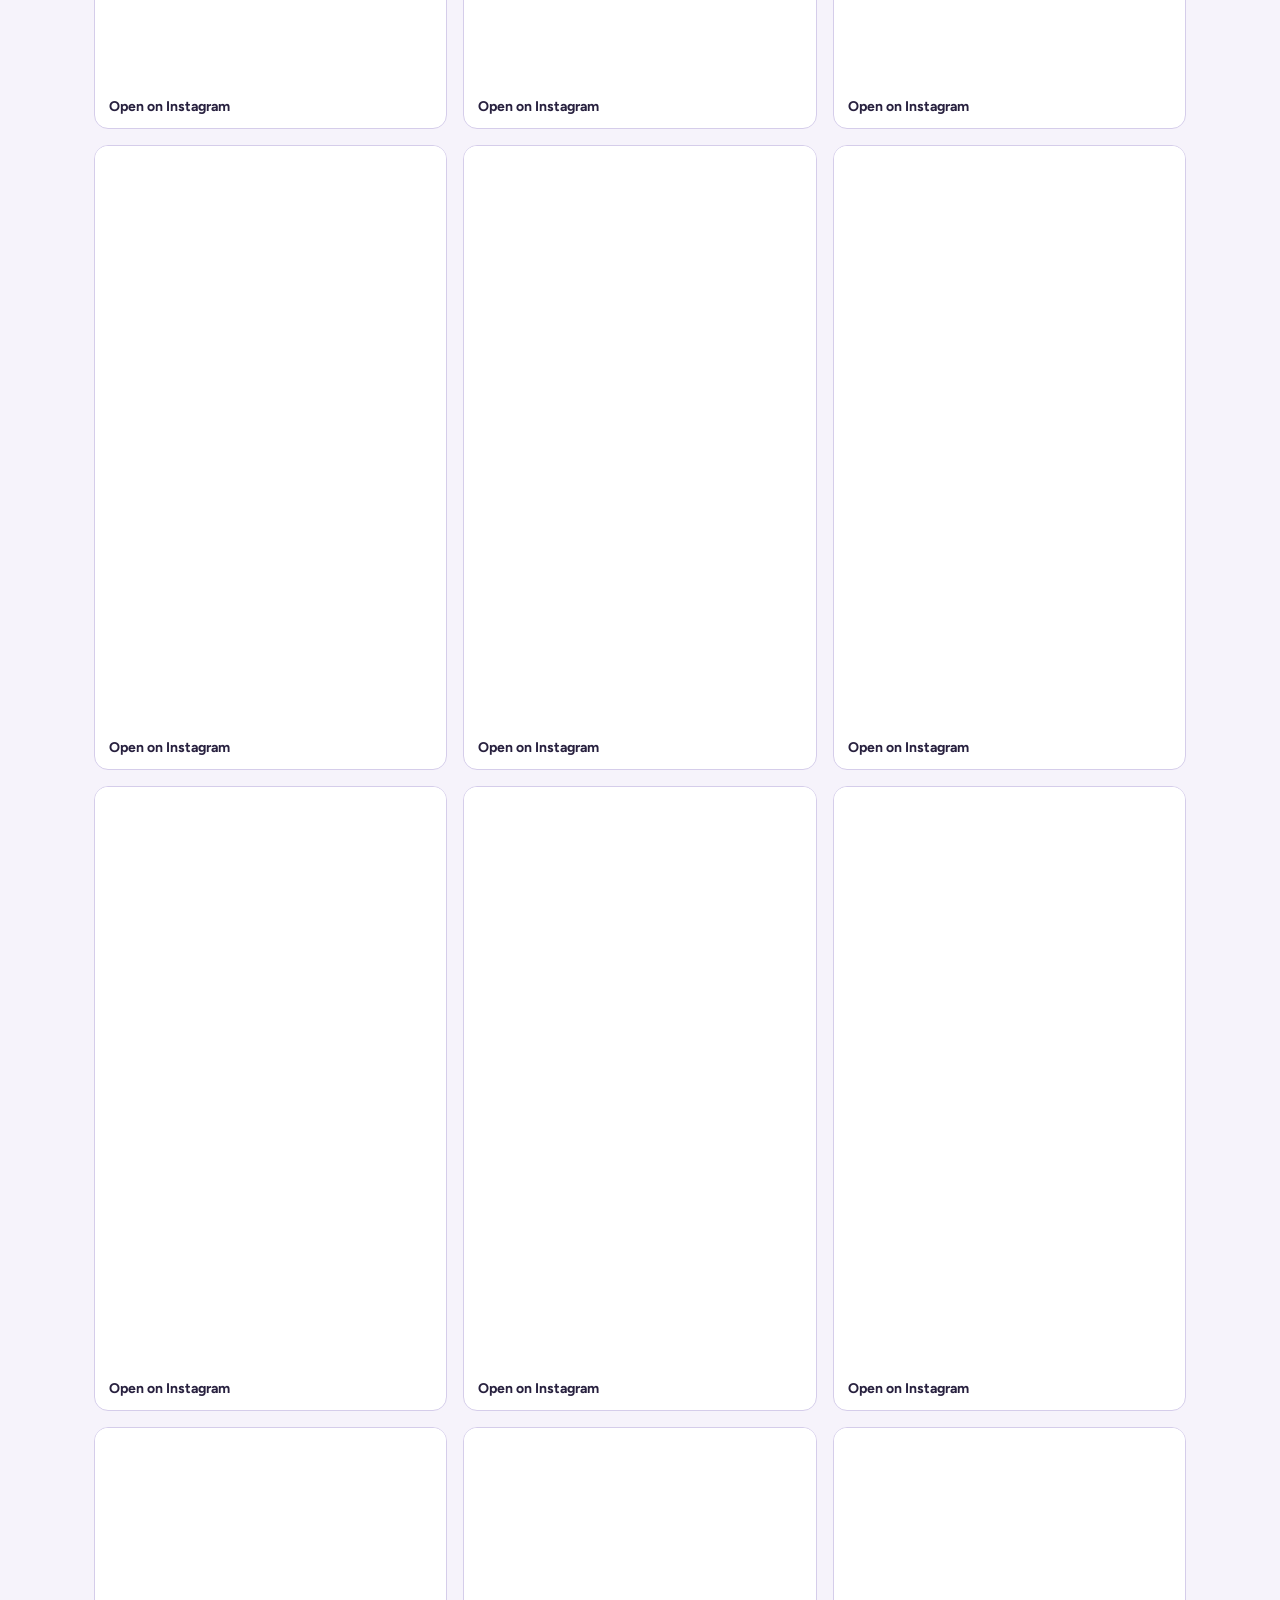
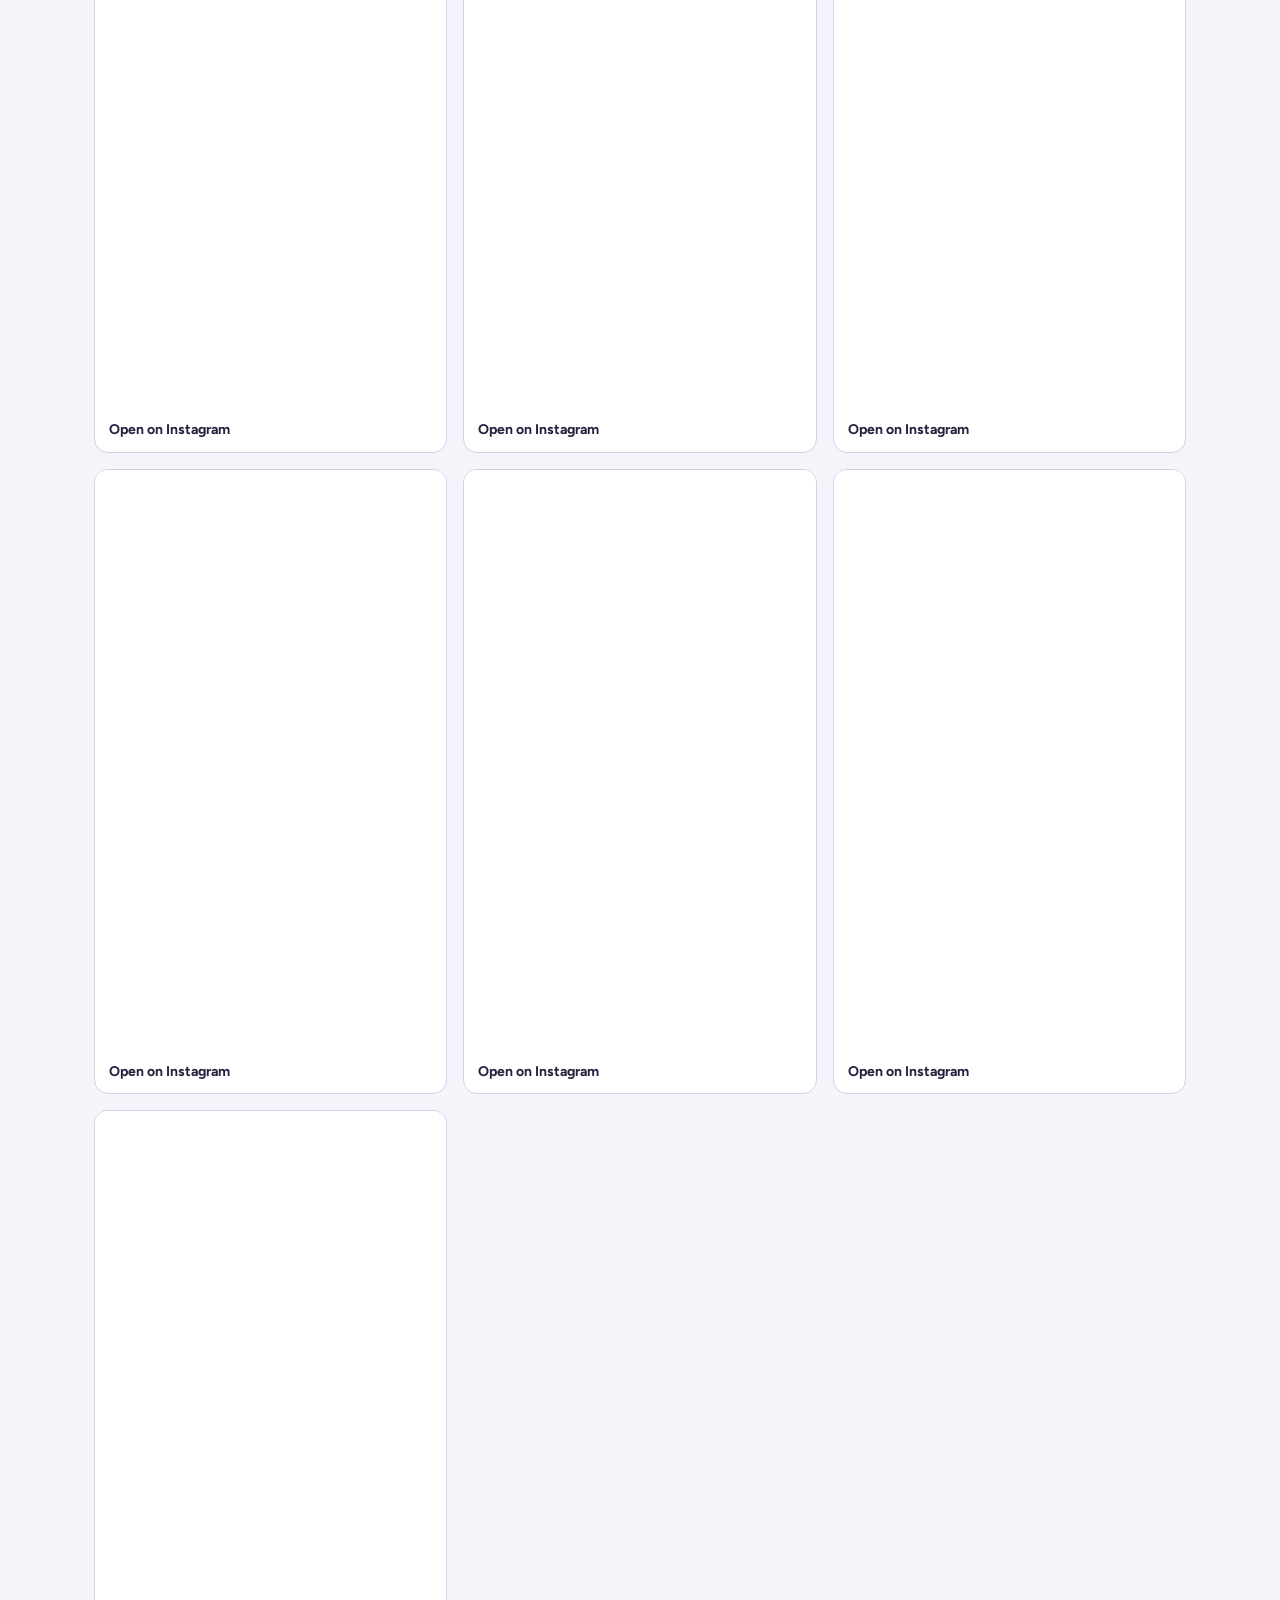
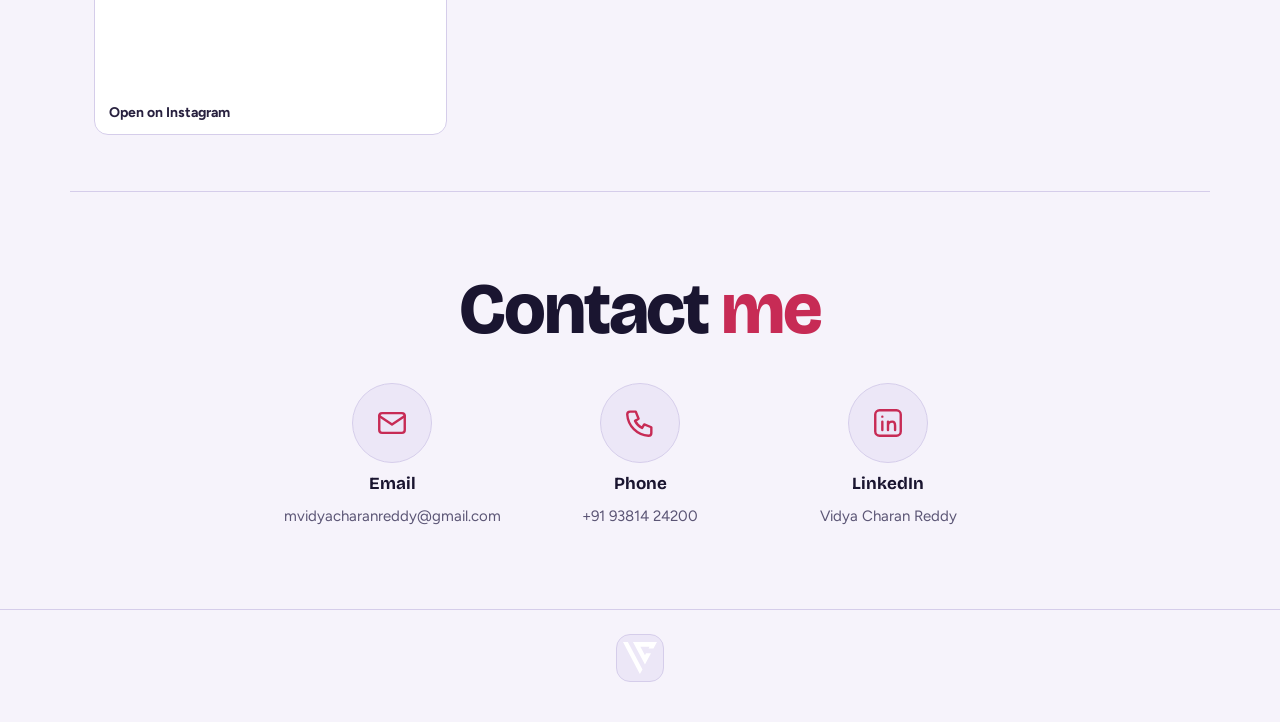
<file: sarayu-weaves.html>
<!DOCTYPE html><html lang="en"><head><meta charset="utf-8"><meta name="viewport" content="width=device-width, initial-scale=1, viewport-fit=cover"><title>Sarayu Weaves | Vidya Charan Reddy</title><meta name="description" content="Social video work created for Sarayu Weaves by multimedia specialist M. Vidya Charan Reddy."><meta property="og:title" content="Sarayu Weaves | Vidya Charan Reddy"><meta property="og:description" content="Social video work created for Sarayu Weaves by multimedia specialist M. Vidya Charan Reddy."><meta property="og:type" content="website"><link rel="icon" href="favicon.svg" type="image/svg+xml"><meta name="theme-color" content="#14102A"><link rel="preconnect" href="https://fonts.googleapis.com"><link rel="preconnect" href="https://fonts.gstatic.com" crossorigin><link href="https://fonts.googleapis.com/css2?family=Bricolage+Grotesque:opsz,wght@12..96,400..800&family=Figtree:wght@400;500;700&display=swap" rel="stylesheet"><link rel="stylesheet" href="css/client.css"><link rel="stylesheet" href="css/media-motion.css"></head><body><svg width="0" height="0" style="position:absolute" aria-hidden="true">
<symbol id="play" viewBox="0 0 24 24"><circle cx="12" cy="12" r="9"/><path d="M10 8.5l5 3.5-5 3.5z"/></symbol>
<symbol id="film" viewBox="0 0 24 24"><rect x="3" y="4" width="18" height="16" rx="2"/><path d="M7 4v16M17 4v16M3 9h4M3 15h4M17 9h4M17 15h4"/></symbol>
<symbol id="cam" viewBox="0 0 24 24"><path d="M4 8h3l2-3h6l2 3h3a1 1 0 0 1 1 1v9a1 1 0 0 1-1 1H4a1 1 0 0 1-1-1V9a1 1 0 0 1 1-1z"/><circle cx="12" cy="13" r="3.5"/></symbol>
<symbol id="cal" viewBox="0 0 24 24"><rect x="3" y="5" width="18" height="16" rx="2"/><path d="M3 10h18M8 3v4M16 3v4"/></symbol>
<symbol id="phone" viewBox="0 0 24 24"><path d="M5 4h4l2 5-2.5 1.5a11 11 0 0 0 5 5L15 13l5 2v4a2 2 0 0 1-2 2A16 16 0 0 1 3 6a2 2 0 0 1 2-2z"/></symbol><symbol id="in" viewBox="0 0 24 24"><rect x="3" y="3" width="18" height="18" rx="3"/><path d="M8 11v6M8 7.5v.01M12 17v-6m0 3c0-2 1.5-3 3-3s2 1 2 3v3"/></symbol><symbol id="back" viewBox="0 0 24 24"><path d="M19 12H5M11 6l-6 6 6 6"/></symbol>
<symbol id="arr" viewBox="0 0 24 24"><path d="M5 12h14M13 6l6 6-6 6"/></symbol>
<symbol id="mail" viewBox="0 0 24 24"><rect x="3" y="5" width="18" height="14" rx="2"/><path d="M3 7l9 6 9-6"/></symbol>
<symbol id="link" viewBox="0 0 24 24"><path d="M10 14a4 4 0 0 0 5.7 0l3-3a4 4 0 0 0-5.7-5.7l-1 1M14 10a4 4 0 0 0-5.7 0l-3 3a4 4 0 0 0 5.7 5.7l1-1"/></symbol>
</svg><div class="wrap"><nav><a class="vc-logo" href="index.html" aria-label="Portfolio home"><img src="images/logo.svg" alt="" aria-hidden="true"></a><a class="pill ghost" href="index.html#clients"><svg class="i"><use href="#back"/></svg>Back to clients</a></nav><header class="hero"><p class="who">Client work produced at Violethill Films</p><h1>Sarayu <em>Weaves</em></h1><p class="lead">At Violethill Films, I managed product photography and short-form reel production for Sarayu Weaves, an exclusive saree brand and a unit of Bhima &amp; Brother Jewellers. I sourced creative references, secured client approvals, coordinated on-site shoots, assisted with camera and lighting, and edited the content to match the brand's refined aesthetic.</p><ul class="chips"><li>Reels</li></ul></header></div><main class="wrap" id="sections"></main><section class="cta wrap"><h2>Contact <em>me</em></h2><div class="cic"><a class="ci" href="mailto:mvidyacharanreddy@gmail.com"><div class="ic"><svg class="i"><use href="#mail"/></svg></div><b>Email</b><span>mvidyacharanreddy@gmail.com</span></a><a class="ci" href="tel:+919381424200"><div class="ic"><svg class="i"><use href="#phone"/></svg></div><b>Phone</b><span>+91 93814 24200</span></a><a class="ci" href="https://linkedin.com/in/vidya-charan-reddy-8469b52b9" target="_blank" rel="noopener"><div class="ic"><svg class="i"><use href="#in"/></svg></div><b>LinkedIn</b><span>Vidya Charan Reddy</span></a></div></section><footer><div class="wrap" style="display:flex;justify-content:center"><a class="vc-logo" href="#top" onclick="window.scrollTo({top:0,behavior:'smooth'});return false" aria-label="Back to top"><img src="images/logo.svg" alt="" aria-hidden="true"></a></div></footer><script>window.PAGE_CFG={"sections": [{"kind": "reel", "icon": "play", "title": "Reels", "note": "I managed production for Sarayu Weaves' short-form reels, from creative references and client approvals to on-site shoot coordination, camera and lighting assistance, and editing.", "count": 8, "items": [], "key": "reels"}], "page": "sarayu"};</script><script src="content.js"></script><script src="js/client.js"></script><script src="js/media-motion.js"></script></body></html>
</file>
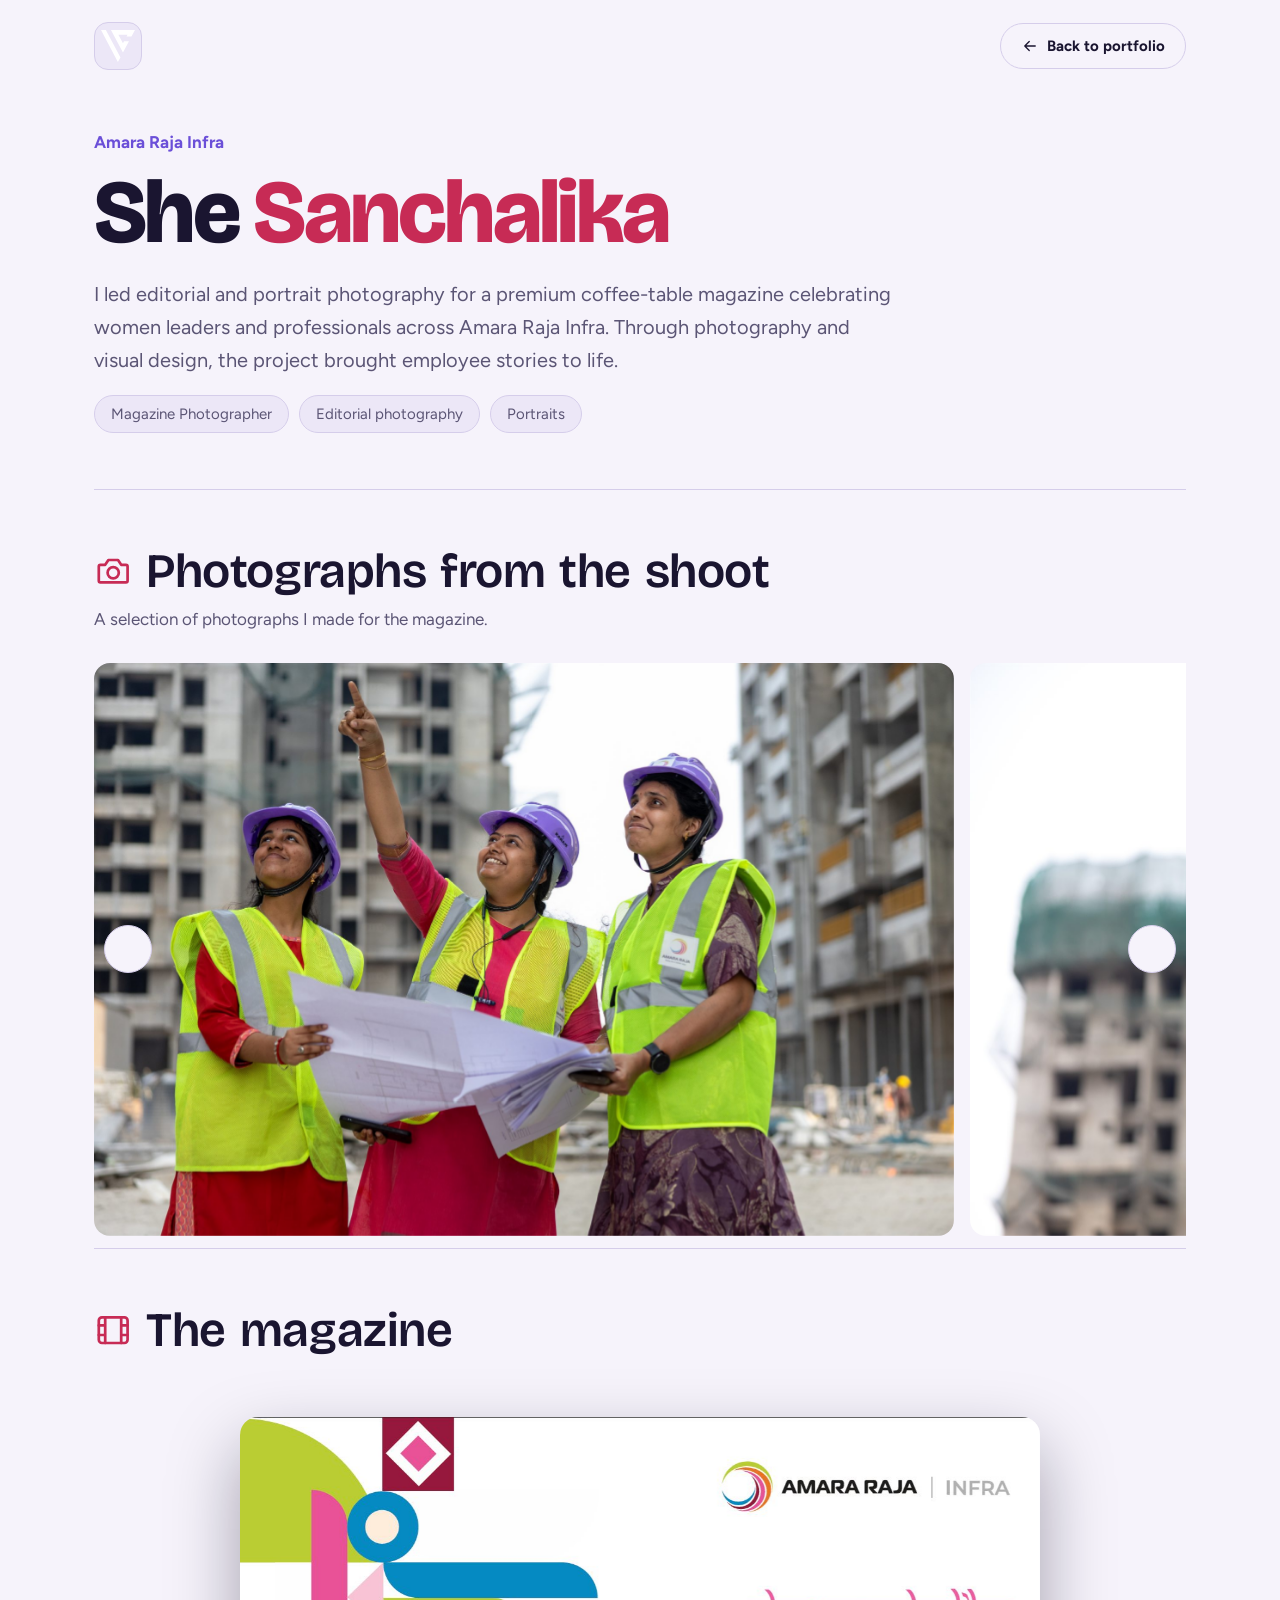
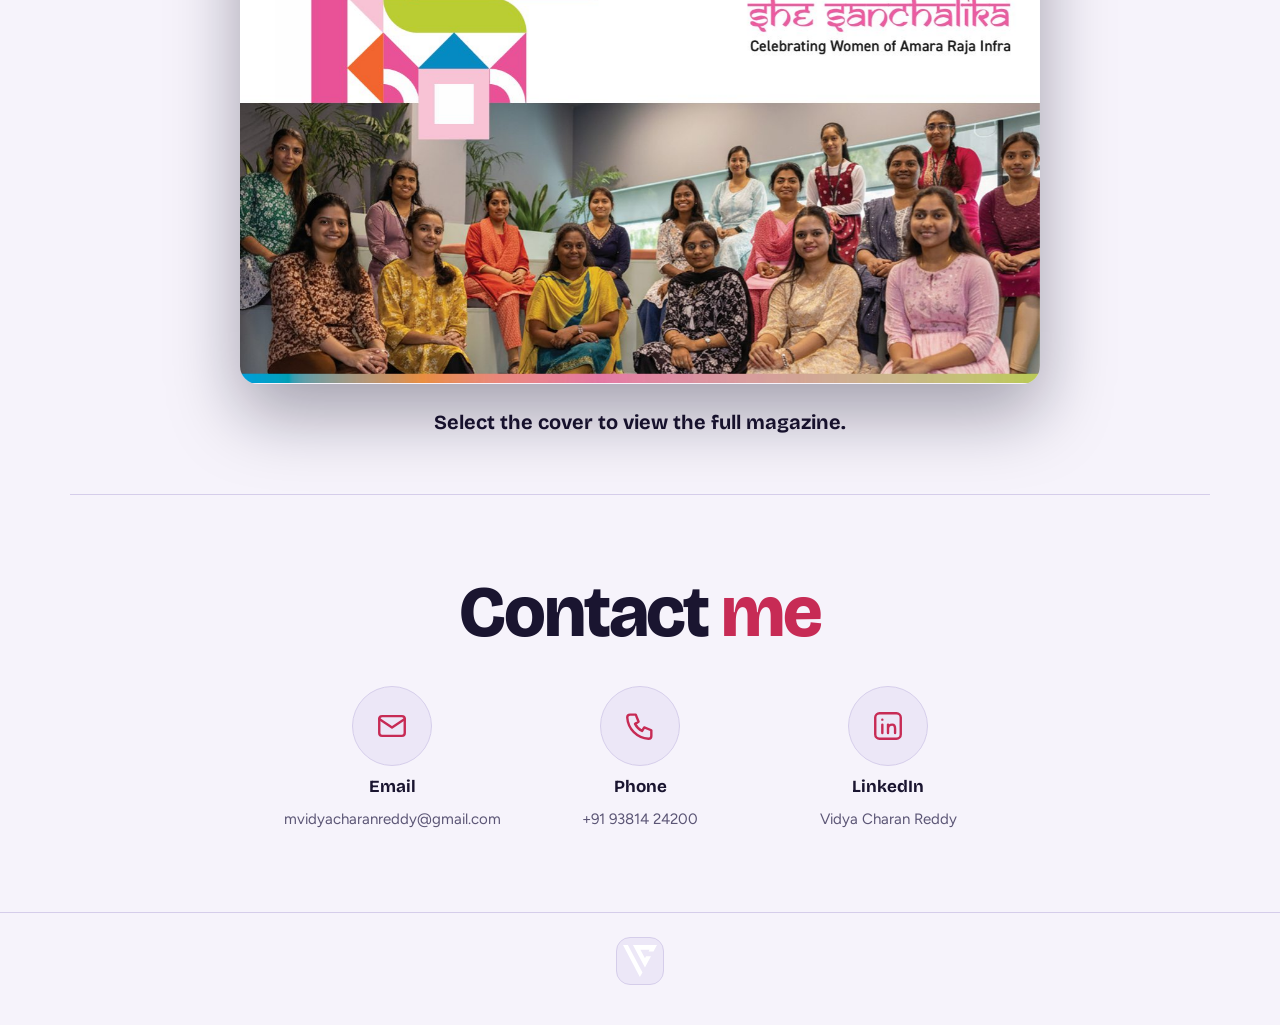
<file: she-sanchalika.html>
<!DOCTYPE html><html lang="en"><head><meta charset="utf-8"><meta name="viewport" content="width=device-width, initial-scale=1, viewport-fit=cover"><title>She Sanchalika | Vidya Charan Reddy</title><meta name="description" content="Editorial and portrait photography for She Sanchalika, an Amara Raja Infra coffee-table magazine, by M. Vidya Charan Reddy."><meta property="og:title" content="She Sanchalika | Vidya Charan Reddy"><meta property="og:description" content="Editorial and portrait photography for She Sanchalika, an Amara Raja Infra coffee-table magazine, by M. Vidya Charan Reddy."><meta property="og:type" content="website"><link rel="icon" href="favicon.svg" type="image/svg+xml"><meta name="theme-color" content="#14102A"><link rel="preconnect" href="https://fonts.googleapis.com"><link rel="preconnect" href="https://fonts.gstatic.com" crossorigin><link href="https://fonts.googleapis.com/css2?family=Bricolage+Grotesque:opsz,wght@12..96,400..800&family=Figtree:wght@400;500;700&display=swap" rel="stylesheet"><link rel="stylesheet" href="css/client.css"><link rel="stylesheet" href="css/media-motion.css"><link rel="stylesheet" href="css/sanchalika.css"></head><body><svg width="0" height="0" style="position:absolute" aria-hidden="true">
<symbol id="play" viewBox="0 0 24 24"><circle cx="12" cy="12" r="9"/><path d="M10 8.5l5 3.5-5 3.5z"/></symbol>
<symbol id="film" viewBox="0 0 24 24"><rect x="3" y="4" width="18" height="16" rx="2"/><path d="M7 4v16M17 4v16M3 9h4M3 15h4M17 9h4M17 15h4"/></symbol>
<symbol id="cam" viewBox="0 0 24 24"><path d="M4 8h3l2-3h6l2 3h3a1 1 0 0 1 1 1v9a1 1 0 0 1-1 1H4a1 1 0 0 1-1-1V9a1 1 0 0 1 1-1z"/><circle cx="12" cy="13" r="3.5"/></symbol>
<symbol id="cal" viewBox="0 0 24 24"><rect x="3" y="5" width="18" height="16" rx="2"/><path d="M3 10h18M8 3v4M16 3v4"/></symbol>
<symbol id="phone" viewBox="0 0 24 24"><path d="M5 4h4l2 5-2.5 1.5a11 11 0 0 0 5 5L15 13l5 2v4a2 2 0 0 1-2 2A16 16 0 0 1 3 6a2 2 0 0 1 2-2z"/></symbol><symbol id="in" viewBox="0 0 24 24"><rect x="3" y="3" width="18" height="18" rx="3"/><path d="M8 11v6M8 7.5v.01M12 17v-6m0 3c0-2 1.5-3 3-3s2 1 2 3v3"/></symbol><symbol id="back" viewBox="0 0 24 24"><path d="M19 12H5M11 6l-6 6 6 6"/></symbol>
<symbol id="arr" viewBox="0 0 24 24"><path d="M5 12h14M13 6l6 6-6 6"/></symbol>
<symbol id="mail" viewBox="0 0 24 24"><rect x="3" y="5" width="18" height="14" rx="2"/><path d="M3 7l9 6 9-6"/></symbol>
<symbol id="link" viewBox="0 0 24 24"><path d="M10 14a4 4 0 0 0 5.7 0l3-3a4 4 0 0 0-5.7-5.7l-1 1M14 10a4 4 0 0 0-5.7 0l-3 3a4 4 0 0 0 5.7 5.7l1-1"/></symbol>
</svg><div class="wrap"><nav><a class="vc-logo" href="index.html" aria-label="Portfolio home"><img src="images/logo.svg" alt="" aria-hidden="true"></a><a class="pill ghost" href="index.html"><svg class="i"><use href="#back"/></svg>Back to portfolio</a></nav><header class="hero"><p class="who">Amara Raja Infra</p><h1>She <em>Sanchalika</em></h1><p class="lead">I led editorial and portrait photography for a premium coffee-table magazine celebrating women leaders and professionals across Amara Raja Infra. Through photography and visual design, the project brought employee stories to life.</p><ul class="chips"><li>Magazine Photographer</li><li>Editorial photography</li><li>Portraits</li></ul></header></div><main class="wrap"><section class="sec"><h2><svg class="i"><use href="#cam"/></svg>Photographs from the shoot</h2><p class="note">A selection of photographs I made for the magazine.</p><div class="carw"><div class="car" id="car" tabindex="0" aria-label="Photographs from the shoot"></div><button class="cb2 l" id="cprev" aria-label="Previous photo"><svg class="i"><use href="#chl"/></svg></button><button class="cb2 r" id="cnext" aria-label="Next photo"><svg class="i"><use href="#chr"/></svg></button></div></section><section class="sec" style="padding-bottom:0"><h2><svg class="i"><use href="#film"/></svg>The magazine</h2><p class="note">&nbsp;</p><a class="poster" href="https://drive.google.com/file/d/11UnuD2OxxxNNiLeLlDcQ4SEsa2sxVw_c/view" target="_blank" rel="noopener" aria-label="Open the entire magazine"><svg class="i"><use href="#arr"/></svg><div class="pd"><small>Amara Raja Infra</small><div><h3>She Sanchalika</h3></div><p>Celebrating women leaders and professionals at Amara Raja Infra</p></div></a><p class="pcap">Select the cover to view the full magazine.</p></section></main><section class="cta wrap"><h2>Contact <em>me</em></h2><div class="cic"><a class="ci" href="mailto:mvidyacharanreddy@gmail.com"><div class="ic"><svg class="i"><use href="#mail"/></svg></div><b>Email</b><span>mvidyacharanreddy@gmail.com</span></a><a class="ci" href="tel:+919381424200"><div class="ic"><svg class="i"><use href="#phone"/></svg></div><b>Phone</b><span>+91 93814 24200</span></a><a class="ci" href="https://linkedin.com/in/vidya-charan-reddy-8469b52b9" target="_blank" rel="noopener"><div class="ic"><svg class="i"><use href="#in"/></svg></div><b>LinkedIn</b><span>Vidya Charan Reddy</span></a></div></section><footer><div class="wrap" style="display:flex;justify-content:center"><a class="vc-logo" href="#top" onclick="window.scrollTo({top:0,behavior:'smooth'});return false" aria-label="Back to top"><img src="images/logo.svg" alt="" aria-hidden="true"></a></div></footer><script src="content.js"></script><script src="js/sanchalika.js"></script><script src="js/media-motion.js"></script></body></html>
</file>
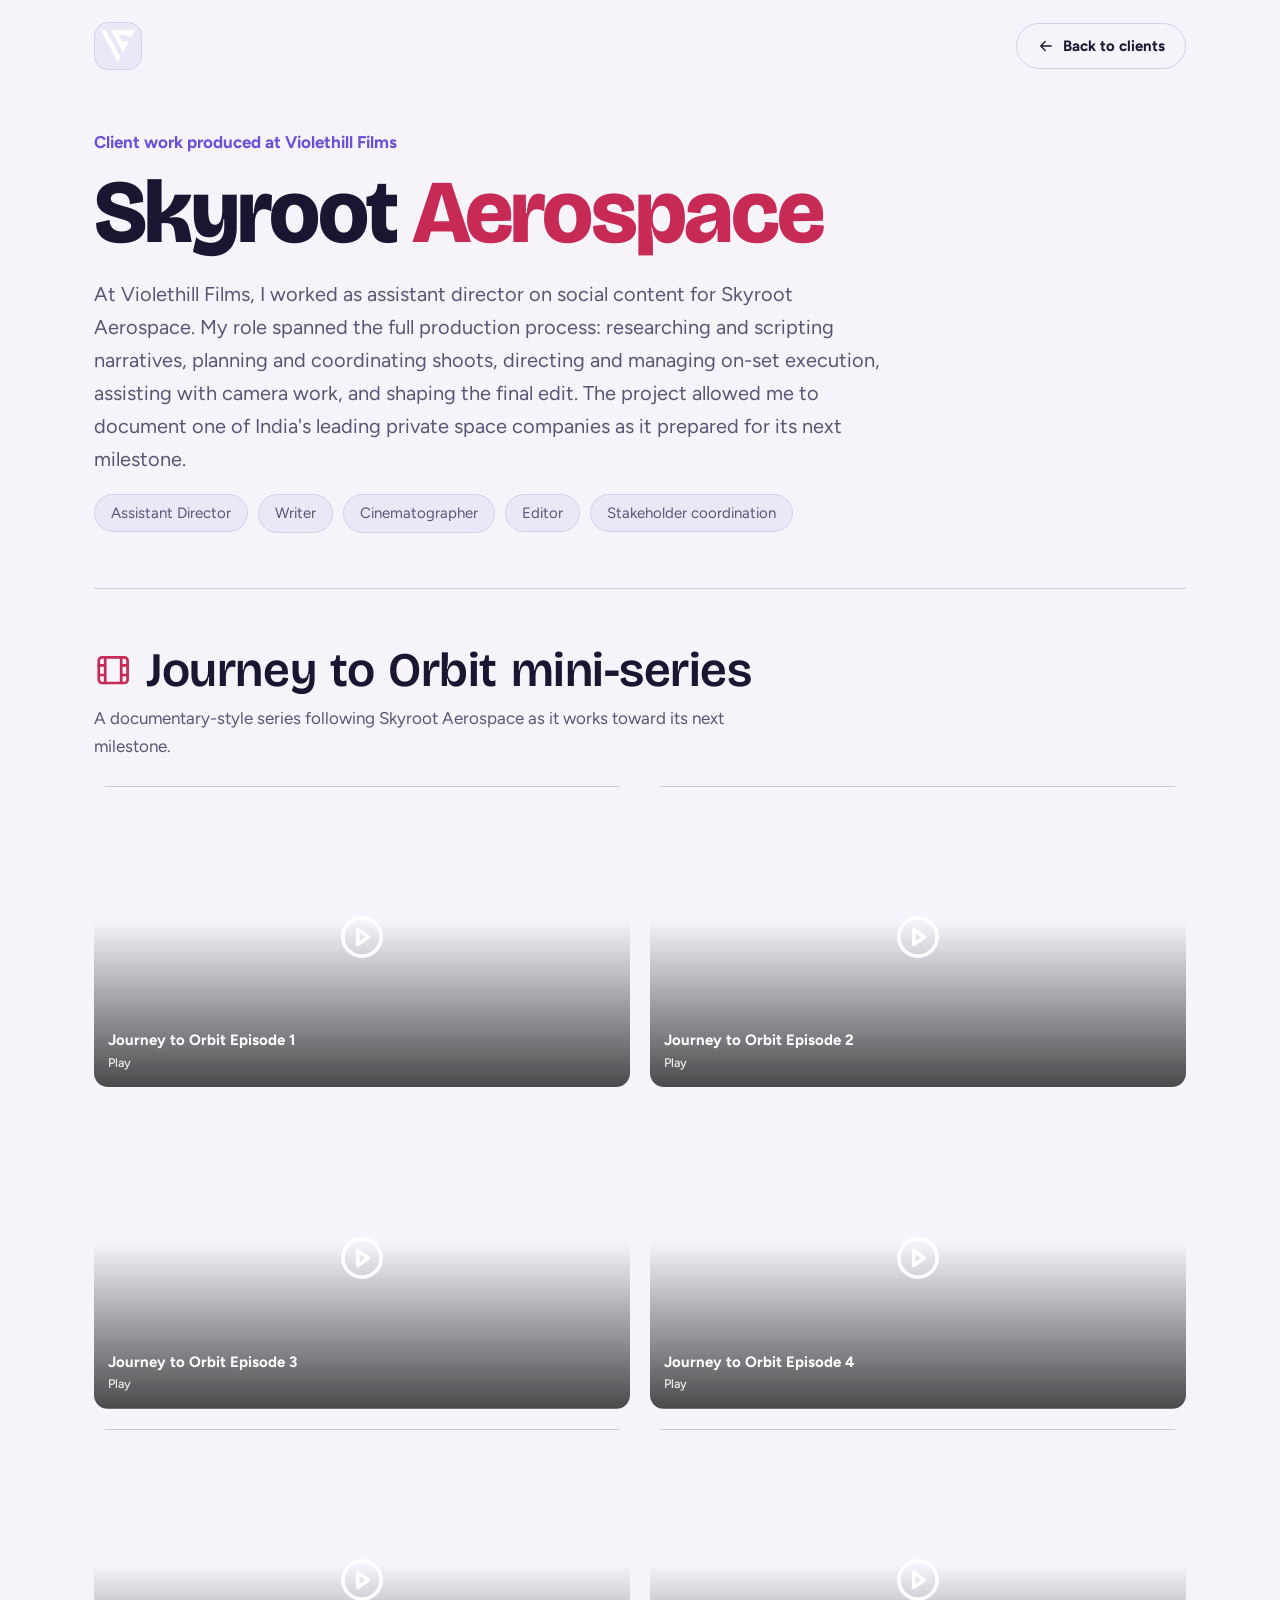
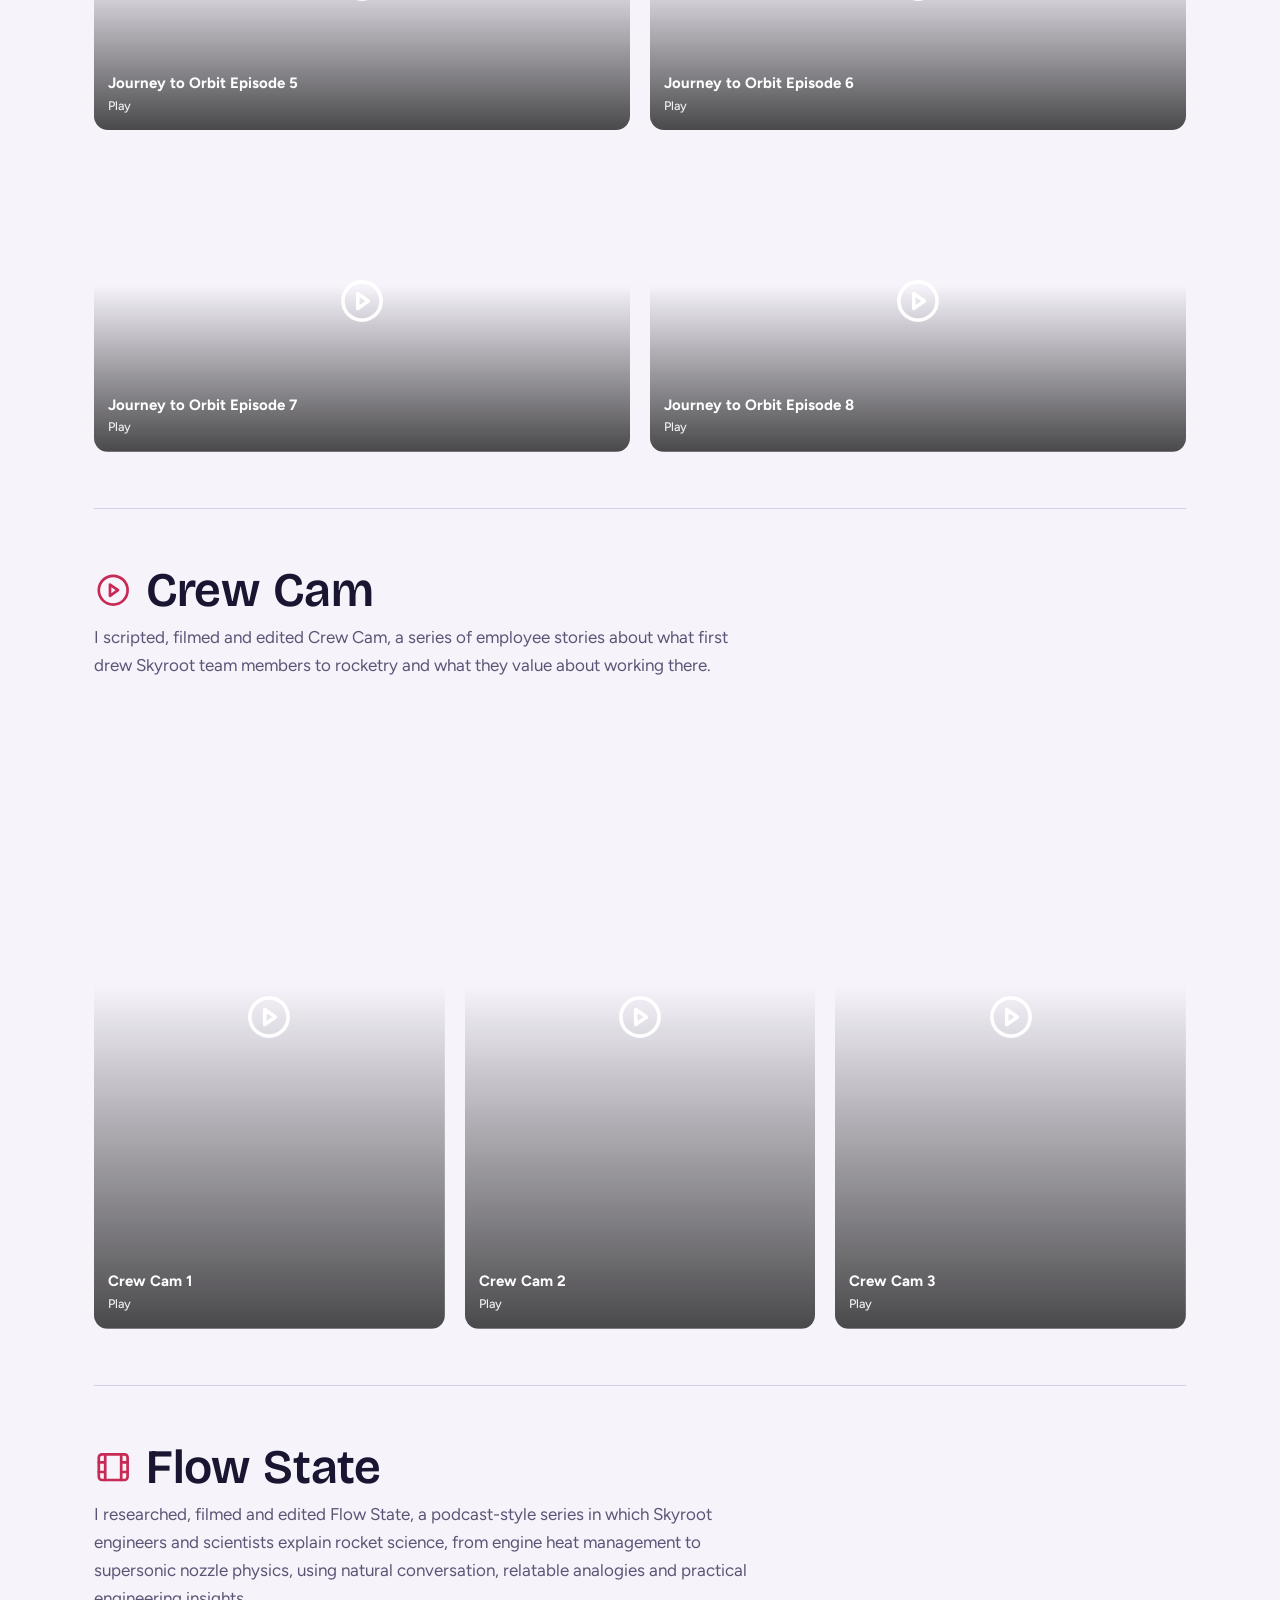
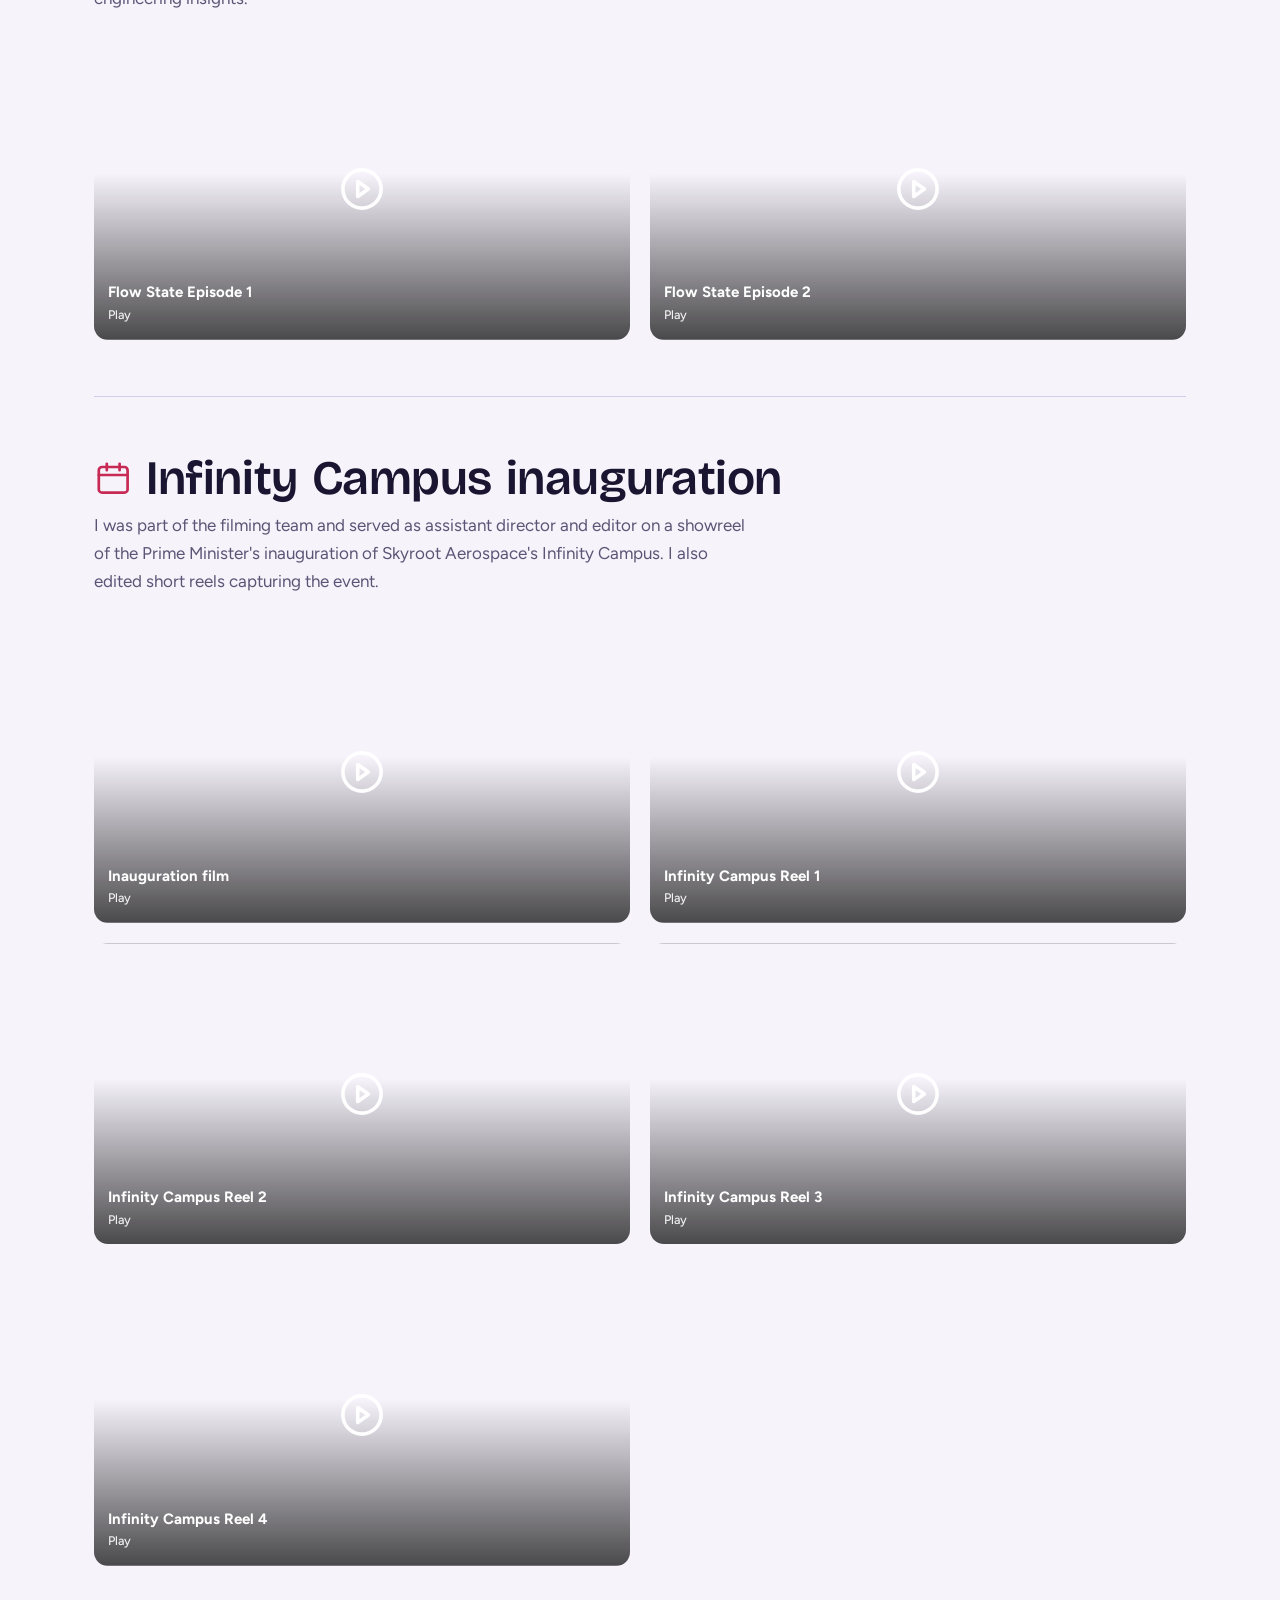
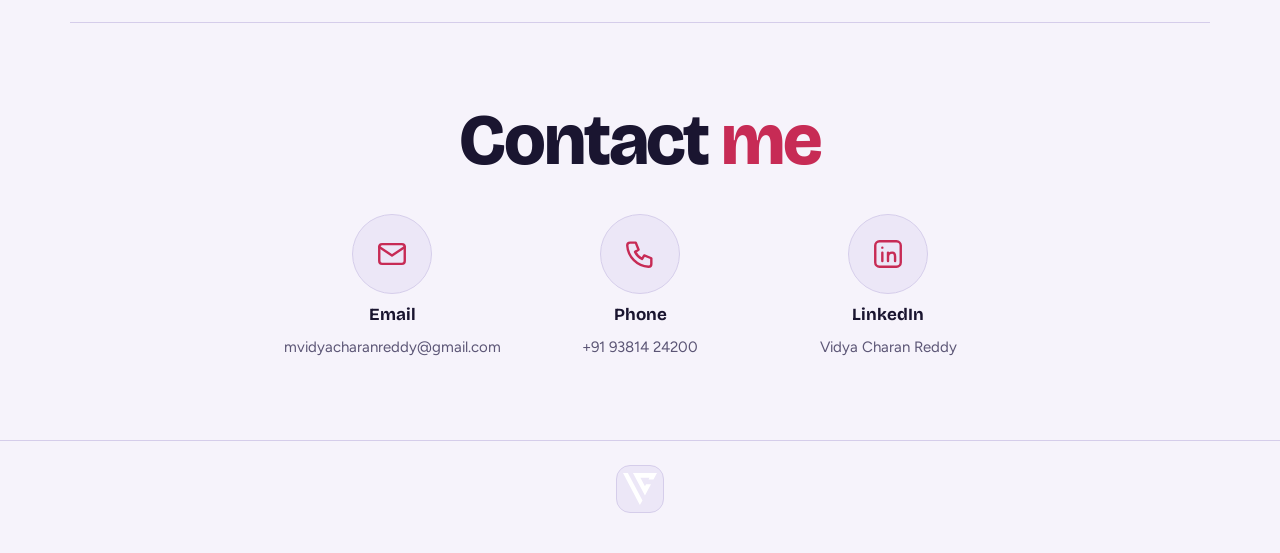
<file: skyroot.html>
<!DOCTYPE html><html lang="en"><head><meta charset="utf-8"><meta name="viewport" content="width=device-width, initial-scale=1, viewport-fit=cover"><title>Skyroot Aerospace | Vidya Charan Reddy</title><meta name="description" content="Documentary and event video work created for Skyroot Aerospace by multimedia specialist M. Vidya Charan Reddy."><meta property="og:title" content="Skyroot Aerospace | Vidya Charan Reddy"><meta property="og:description" content="Documentary and event video work created for Skyroot Aerospace by multimedia specialist M. Vidya Charan Reddy."><meta property="og:type" content="website"><link rel="icon" href="favicon.svg" type="image/svg+xml"><meta name="theme-color" content="#14102A"><link rel="preconnect" href="https://fonts.googleapis.com"><link rel="preconnect" href="https://fonts.gstatic.com" crossorigin><link href="https://fonts.googleapis.com/css2?family=Bricolage+Grotesque:opsz,wght@12..96,400..800&family=Figtree:wght@400;500;700&display=swap" rel="stylesheet"><link rel="stylesheet" href="css/client.css"><link rel="stylesheet" href="css/media-motion.css"></head><body class="skyroot"><svg width="0" height="0" style="position:absolute" aria-hidden="true">
<symbol id="play" viewBox="0 0 24 24"><circle cx="12" cy="12" r="9"/><path d="M10 8.5l5 3.5-5 3.5z"/></symbol>
<symbol id="film" viewBox="0 0 24 24"><rect x="3" y="4" width="18" height="16" rx="2"/><path d="M7 4v16M17 4v16M3 9h4M3 15h4M17 9h4M17 15h4"/></symbol>
<symbol id="cam" viewBox="0 0 24 24"><path d="M4 8h3l2-3h6l2 3h3a1 1 0 0 1 1 1v9a1 1 0 0 1-1 1H4a1 1 0 0 1-1-1V9a1 1 0 0 1 1-1z"/><circle cx="12" cy="13" r="3.5"/></symbol>
<symbol id="cal" viewBox="0 0 24 24"><rect x="3" y="5" width="18" height="16" rx="2"/><path d="M3 10h18M8 3v4M16 3v4"/></symbol>
<symbol id="phone" viewBox="0 0 24 24"><path d="M5 4h4l2 5-2.5 1.5a11 11 0 0 0 5 5L15 13l5 2v4a2 2 0 0 1-2 2A16 16 0 0 1 3 6a2 2 0 0 1 2-2z"/></symbol><symbol id="in" viewBox="0 0 24 24"><rect x="3" y="3" width="18" height="18" rx="3"/><path d="M8 11v6M8 7.5v.01M12 17v-6m0 3c0-2 1.5-3 3-3s2 1 2 3v3"/></symbol><symbol id="back" viewBox="0 0 24 24"><path d="M19 12H5M11 6l-6 6 6 6"/></symbol>
<symbol id="arr" viewBox="0 0 24 24"><path d="M5 12h14M13 6l6 6-6 6"/></symbol>
<symbol id="mail" viewBox="0 0 24 24"><rect x="3" y="5" width="18" height="14" rx="2"/><path d="M3 7l9 6 9-6"/></symbol>
<symbol id="link" viewBox="0 0 24 24"><path d="M10 14a4 4 0 0 0 5.7 0l3-3a4 4 0 0 0-5.7-5.7l-1 1M14 10a4 4 0 0 0-5.7 0l-3 3a4 4 0 0 0 5.7 5.7l1-1"/></symbol>
</svg><div class="wrap"><nav><a class="vc-logo" href="index.html" aria-label="Portfolio home"><img src="images/logo.svg" alt="" aria-hidden="true"></a><a class="pill ghost" href="index.html#clients"><svg class="i"><use href="#back"/></svg>Back to clients</a></nav><header class="hero"><p class="who">Client work produced at Violethill Films</p><h1>Skyroot <em>Aerospace</em></h1><p class="lead">At Violethill Films, I worked as assistant director on social content for Skyroot Aerospace. My role spanned the full production process: researching and scripting narratives, planning and coordinating shoots, directing and managing on-set execution, assisting with camera work, and shaping the final edit. The project allowed me to document one of India's leading private space companies as it prepared for its next milestone.</p><ul class="chips"><li>Assistant Director</li><li>Writer</li><li>Cinematographer</li><li>Editor</li><li>Stakeholder coordination</li></ul></header></div><main class="wrap" id="sections"></main><section class="cta wrap"><h2>Contact <em>me</em></h2><div class="cic"><a class="ci" href="mailto:mvidyacharanreddy@gmail.com"><div class="ic"><svg class="i"><use href="#mail"/></svg></div><b>Email</b><span>mvidyacharanreddy@gmail.com</span></a><a class="ci" href="tel:+919381424200"><div class="ic"><svg class="i"><use href="#phone"/></svg></div><b>Phone</b><span>+91 93814 24200</span></a><a class="ci" href="https://linkedin.com/in/vidya-charan-reddy-8469b52b9" target="_blank" rel="noopener"><div class="ic"><svg class="i"><use href="#in"/></svg></div><b>LinkedIn</b><span>Vidya Charan Reddy</span></a></div></section><footer><div class="wrap" style="display:flex;justify-content:center"><a class="vc-logo" href="#top" onclick="window.scrollTo({top:0,behavior:'smooth'});return false" aria-label="Back to top"><img src="images/logo.svg" alt="" aria-hidden="true"></a></div></footer><script>window.PAGE_CFG={"sections": [{"kind": "video", "icon": "film", "title": "Journey to Orbit mini-series", "note": "A documentary-style series following Skyroot Aerospace as it works toward its next milestone.", "count": 3, "items": [], "key": "journey"}, {"kind": "reel", "icon": "play", "title": "Crew Cam", "note": "I scripted, filmed and edited Crew Cam, a series of employee stories about what first drew Skyroot team members to rocketry and what they value about working there.", "count": 2, "items": [], "key": "crewCam"}, {"kind": "video", "icon": "film", "title": "Flow State", "note": "I researched, filmed and edited Flow State, a podcast-style series in which Skyroot engineers and scientists explain rocket science, from engine heat management to supersonic nozzle physics, using natural conversation, relatable analogies and practical engineering insights.", "count": 2, "items": [], "key": "flowState"}, {"kind": "video", "icon": "cal", "title": "Infinity Campus inauguration", "note": "I was part of the filming team and served as assistant director and editor on a showreel of the Prime Minister's inauguration of Skyroot Aerospace's Infinity Campus. I also edited short reels capturing the event.", "count": 3, "items": [], "key": "infinity"}], "page": "skyroot"};</script><script src="content.js"></script><script src="js/client.js"></script><script src="js/media-motion.js"></script></body></html>
</file>
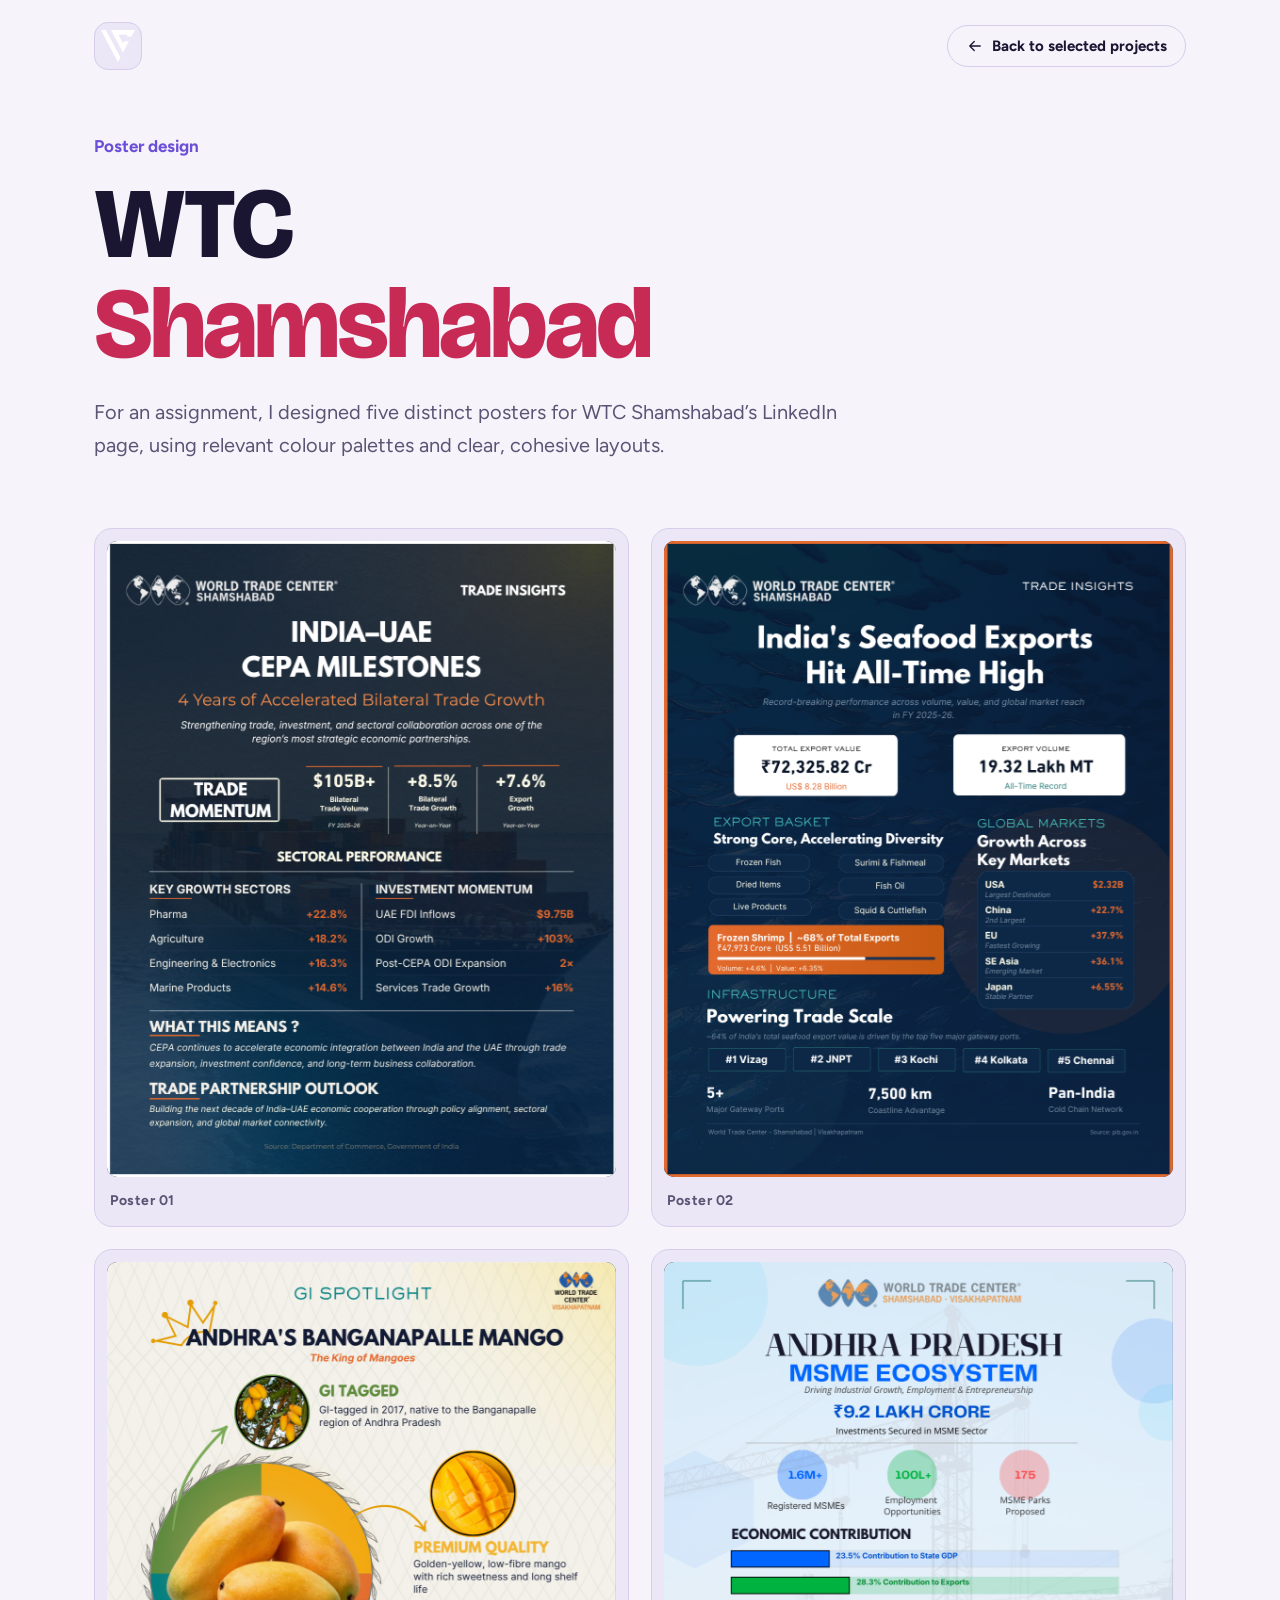
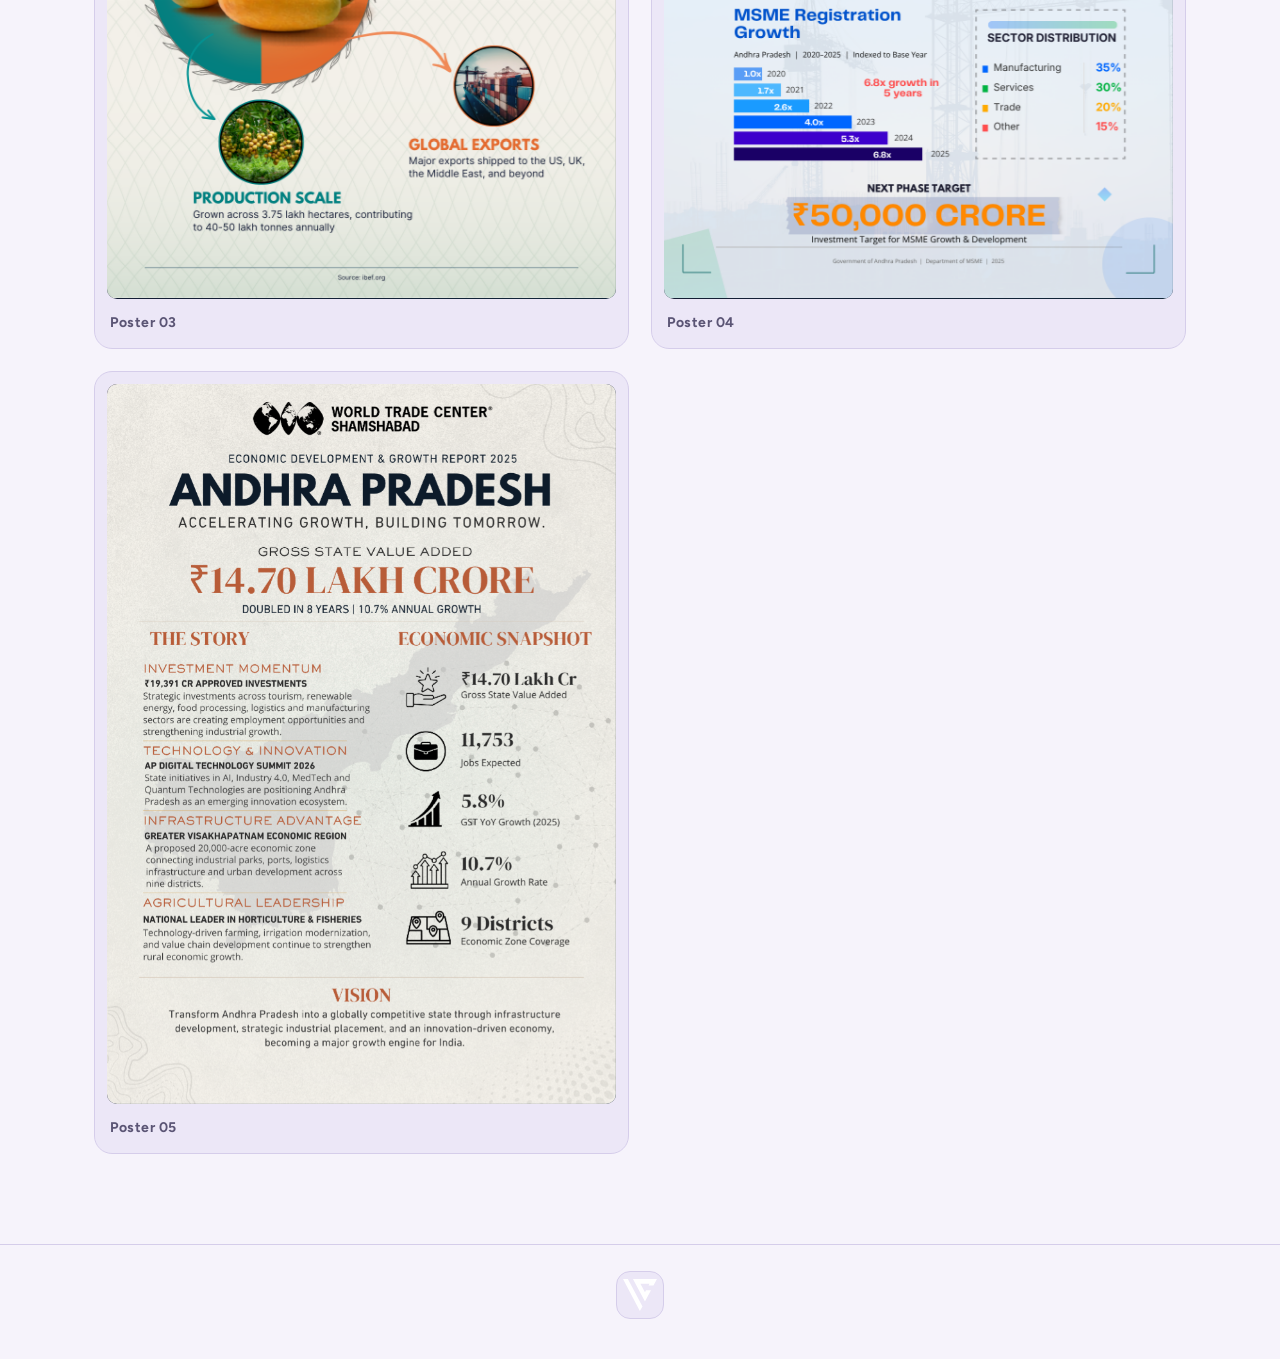
<file: wtc-posters.html>
<!DOCTYPE html>
<html lang="en">
<head>
<meta charset="utf-8">
<meta name="viewport" content="width=device-width, initial-scale=1, viewport-fit=cover">
<title>WTC Shamshabad Poster Design | Vidya Charan Reddy</title>
<meta name="description" content="Five poster designs created for WTC Shamshabad’s LinkedIn page by Vidya Charan Reddy.">
<meta name="theme-color" content="#14102A">
<link rel="icon" href="favicon.svg" type="image/svg+xml">
<link rel="preconnect" href="https://fonts.googleapis.com">
<link rel="preconnect" href="https://fonts.gstatic.com" crossorigin>
<link href="https://fonts.googleapis.com/css2?family=Bricolage+Grotesque:opsz,wght@12..96,400..800&family=Figtree:wght@400;500;700&display=swap" rel="stylesheet">
<link rel="stylesheet" href="css/photography.css"><link rel="stylesheet" href="css/media-motion.css">
<link rel="stylesheet" href="css/wtc-posters.css">
</head>
<body>
<svg width="0" height="0" style="position:absolute" aria-hidden="true"><symbol id="back" viewBox="0 0 24 24"><path d="M19 12H5M11 6l-6 6 6 6"/></symbol></svg>
<div class="wrap">
<nav><a class="vc-logo" href="index.html" aria-label="Portfolio home"><img src="images/logo.svg" alt="" aria-hidden="true"></a><a class="pill ghost" href="index.html#projects"><svg class="i"><use href="#back"/></svg>Back to selected projects</a></nav>
<header class="hero">
<p class="who">Poster design</p>
<h1>WTC <em>Shamshabad</em></h1>
<p class="lead">For an assignment, I designed five distinct posters for WTC Shamshabad’s LinkedIn page, using relevant colour palettes and clear, cohesive layouts.</p>
</header>
<main>
<section class="poster-gallery" aria-label="WTC Shamshabad poster designs">
<div class="poster-grid">
<figure class="poster-card"><a href="images/projects/WTC%20Shamshabad%20Poster%20Design/poster-01.png" target="_blank" rel="noopener"><img src="images/projects/WTC%20Shamshabad%20Poster%20Design/poster-01.png" alt="WTC Shamshabad poster design 1" loading="lazy" decoding="async"><span class="poster-empty">Add <b>poster-01.png</b> to the project images folder</span></a><figcaption>Poster 01</figcaption></figure>
<figure class="poster-card"><a href="images/projects/WTC%20Shamshabad%20Poster%20Design/poster-02.png" target="_blank" rel="noopener"><img src="images/projects/WTC%20Shamshabad%20Poster%20Design/poster-02.png" alt="WTC Shamshabad poster design 2" loading="lazy" decoding="async"><span class="poster-empty">Add <b>poster-02.png</b> to the project images folder</span></a><figcaption>Poster 02</figcaption></figure>
<figure class="poster-card"><a href="images/projects/WTC%20Shamshabad%20Poster%20Design/poster-03.png" target="_blank" rel="noopener"><img src="images/projects/WTC%20Shamshabad%20Poster%20Design/poster-03.png" alt="WTC Shamshabad poster design 3" loading="lazy" decoding="async"><span class="poster-empty">Add <b>poster-03.png</b> to the project images folder</span></a><figcaption>Poster 03</figcaption></figure>
<figure class="poster-card"><a href="images/projects/WTC%20Shamshabad%20Poster%20Design/poster-04.png" target="_blank" rel="noopener"><img src="images/projects/WTC%20Shamshabad%20Poster%20Design/poster-04.png" alt="WTC Shamshabad poster design 4" loading="lazy" decoding="async"><span class="poster-empty">Add <b>poster-04.png</b> to the project images folder</span></a><figcaption>Poster 04</figcaption></figure>
<figure class="poster-card"><a href="images/projects/WTC%20Shamshabad%20Poster%20Design/poster-05.png" target="_blank" rel="noopener"><img src="images/projects/WTC%20Shamshabad%20Poster%20Design/poster-05.png" alt="WTC Shamshabad poster design 5" loading="lazy" decoding="async"><span class="poster-empty">Add <b>poster-05.png</b> to the project images folder</span></a><figcaption>Poster 05</figcaption></figure>
</div>
</section>
</main>
</div>
<footer><div class="wrap footer-inner"><a class="vc-logo" href="index.html" aria-label="Back to portfolio"><img src="images/logo.svg" alt="" aria-hidden="true"></a></div></footer>
<script>
document.querySelectorAll('.poster-card img').forEach(function(img){
  function ready(){if(img.naturalWidth){img.parentElement.classList.add('has-image')}else{img.remove()}}
  if(img.complete)ready();else{img.addEventListener('load',ready);img.addEventListener('error',ready)}
});
</script>
<script src="js/media-motion.js"></script></body>
</html>
</file>
<file: css/home.css>
:root{--bg:#14102A;--bg2:#1E1940;--ink:#F4F1FA;--mute:#B2ADC9;--line:#342D5E;--acc:#FF7A8A;--lil:#B8A6FF;--onacc:#1A0F1E;
--d:'Bricolage Grotesque',system-ui,-apple-system,'Segoe UI',sans-serif;--b:'Figtree',system-ui,-apple-system,'Segoe UI',sans-serif;
box-sizing:border-box;padding-top:env(safe-area-inset-top,0px);padding-bottom:env(safe-area-inset-bottom,0px)}
@media (prefers-color-scheme:light){:root:not([data-theme="dark"]){--bg:#F6F3FB;--bg2:#ECE7F7;--ink:#1A1530;--mute:#5B5575;--line:#D5CDEA;--acc:#C72B55;--lil:#6B4FD8;--onacc:#fff}}
:root[data-theme="dark"]{--bg:#14102A;--bg2:#1E1940;--ink:#F4F1FA;--mute:#B2ADC9;--line:#342D5E;--acc:#FF7A8A;--lil:#B8A6FF;--onacc:#1A0F1E}
:root[data-theme="light"]{--bg:#F6F3FB;--bg2:#ECE7F7;--ink:#1A1530;--mute:#5B5575;--line:#D5CDEA;--acc:#C72B55;--lil:#6B4FD8;--onacc:#fff}
html{scroll-padding-top:env(safe-area-inset-top,0px);scroll-behavior:smooth}
*{box-sizing:border-box}
body{margin:0;background:var(--bg);color:var(--ink);font:400 17px/1.65 var(--b);-webkit-font-smoothing:antialiased}
a{color:inherit}
:focus-visible{outline:3px solid var(--lil);outline-offset:3px}
.wrap{max-width:1140px;margin:0 auto;padding:0 24px}
.i{width:1.2em;height:1.2em;fill:none;stroke:currentColor;stroke-width:1.7;stroke-linecap:round;stroke-linejoin:round;flex:none;vertical-align:-.2em}
nav{display:flex;justify-content:space-between;align-items:center;gap:16px;padding:22px 0;font-weight:500;font-size:15px}

nav ul{display:flex;gap:24px;list-style:none;margin:0;padding:0}
nav ul a{text-decoration:none;color:var(--mute)}nav ul a:hover{color:var(--ink)}
.pill{display:inline-flex;gap:8px;align-items:center;padding:12px 24px;border-radius:99px;font-weight:700;text-decoration:none;background:var(--acc);color:var(--onacc);border:1.5px solid var(--acc);font-size:16px}
.pill.ghost{background:none;color:var(--ink);border-color:var(--line)}
.pill:hover{filter:brightness(1.1)}
nav .pill{padding:8px 18px;font-size:15px}
@media(max-width:800px){nav ul{display:none}}
.hero{display:grid;grid-template-columns:1.15fr .85fr;gap:48px;align-items:center;padding:48px 0 88px}
@media(max-width:900px){.hero{grid-template-columns:1fr}}
.hero .who{color:var(--lil);font-weight:700;margin:0 0 16px}
.hero h1{font:800 clamp(46px,6.6vw,92px)/1 var(--d);letter-spacing:-.03em;margin:0 0 14px}.hero .role{font:700 clamp(20px,2.3vw,28px) var(--d);color:var(--acc);margin:0 0 12px}.hero .tag{font:500 clamp(18px,1.9vw,22px)/1.4 var(--b);color:var(--ink);margin:0 0 28px}

.hero p.lead{font-size:18px;color:var(--mute);max-width:540px;margin:0 0 30px}
.btns{display:flex;gap:12px;flex-wrap:wrap}
.reel{position:relative;height:420px}
.fr{position:absolute;border-radius:14px;border:1px solid rgba(255,255,255,.18);box-shadow:0 20px 50px rgba(10,6,30,.4);display:flex;align-items:flex-end;padding:16px;color:#fff;font:700 20px var(--d)}
.fr .i{position:absolute;top:14px;right:14px;width:1.5em;height:1.5em;opacity:.9}
.f1{inset:0 22% 30% 0;background:linear-gradient(135deg,#3A2A8C,#B8458F 60%,#FF9A7A);transform:rotate(-4deg)}
.f2{inset:22% 0 8% 26%;background:linear-gradient(160deg,#1F6F8B,#6C5BD6 55%,#E86A92);transform:rotate(3deg)}
.f3{inset:60% 40% 0 6%;background:linear-gradient(120deg,#FF9A7A,#E9557A);transform:rotate(-2deg);height:30%}
@media(max-width:900px){.reel{height:320px}}
.strip{height:22px;margin:0;border-block:1px solid var(--line);background:repeating-linear-gradient(90deg,transparent 0 12px,var(--line) 12px 24px) center/100% 8px no-repeat,var(--bg2)}
section{padding:92px 0}
h2{font:600 clamp(36px,5.2vw,64px)/1.02 var(--d);letter-spacing:-.015em;margin:0 0 14px}
h2 em{font-style:normal;color:var(--acc)}
.sub{color:var(--mute);max-width:600px;margin:0 0 44px}
.about{display:grid;grid-template-columns:1.2fr 1fr;gap:48px}
@media(max-width:860px){.about{grid-template-columns:1fr}}
.about p.t{font:500 22px/1.55 var(--b);margin:0}
.dis{display:grid;gap:14px;list-style:none;margin:0;padding:0}
.dis li{display:flex;gap:14px;align-items:center;padding:14px 18px;background:var(--bg2);border:1px solid var(--line);border-radius:14px;font-weight:500}
.dis .i{color:var(--acc);width:1.6em;height:1.6em}
.tl{position:relative;padding-left:34px}
.tl:before{content:"";position:absolute;left:7px;top:6px;bottom:6px;width:2px;background:linear-gradient(var(--acc),var(--lil))}
.job{position:relative;padding:0 0 46px}
.job:before{content:"";position:absolute;left:-34px;top:8px;width:16px;height:16px;border-radius:50%;background:var(--bg);border:3px solid var(--acc)}
.job time{color:var(--lil);font-weight:700;font-size:15px}
.job h3{font:600 30px/1.15 var(--d);margin:4px 0 2px}
.job .org{color:var(--mute);margin:0 0 12px}
.job ul{margin:0 0 14px;padding-left:20px;max-width:720px}.job li{margin-bottom:6px}
.stats{display:flex;flex-wrap:wrap;gap:10px;list-style:none;padding:0!important;margin:0}
.stats li{background:var(--bg2);border:1px solid var(--line);border-radius:99px;padding:6px 16px;font-size:15px;color:var(--mute);margin:0!important}
.stats b{font:600 20px var(--d);color:var(--acc);margin-right:6px}
.todo{border:1.5px dashed var(--acc);border-radius:6px;padding:1px 9px;color:var(--acc);font-size:15px}
.tabs{display:flex;flex-wrap:wrap;gap:10px;margin:0 0 30px}
.tab{font:700 15px var(--b);border:1.5px solid var(--line);background:none;color:var(--ink);padding:9px 18px;border-radius:99px;cursor:pointer;display:inline-flex;gap:8px;align-items:center}
.tab[aria-pressed="true"]{background:var(--ink);color:var(--bg);border-color:var(--ink)}
.pg{display:grid;grid-template-columns:repeat(6,minmax(0,1fr));gap:22px;align-items:stretch}
.pg>.p{grid-column:span 2}
.pg>.p:nth-child(3n+1):nth-last-child(2),.pg>.p:last-child:nth-child(3n+2){grid-column:span 3}
@media(max-width:980px){.pg{grid-template-columns:repeat(4,minmax(0,1fr))}.pg>.p{grid-column:span 2}.pg>.p:nth-child(3n+1):nth-last-child(2),.pg>.p:last-child:nth-child(3n+2){grid-column:span 2}}
@media(max-width:620px){.pg{grid-template-columns:1fr}.pg>.p,.pg>.p:nth-child(3n+1):nth-last-child(2),.pg>.p:last-child:nth-child(3n+2){grid-column:1}}
.p{background:var(--bg2);border:1px solid var(--line);border-radius:16px;overflow:hidden;display:flex;flex-direction:column}
.p[hidden]{display:none}
.th{height:180px;position:relative;display:flex;align-items:flex-end;padding:12px 16px;color:#fff;font-weight:700;font-size:13px}
.th>img{position:absolute;inset:0;width:100%;height:100%;object-fit:contain;z-index:0}
.th:after{content:"";position:absolute;inset:0;background:linear-gradient(180deg,rgba(20,16,42,.08) 35%,rgba(20,16,42,.72));pointer-events:none;z-index:1}
.th>span{position:relative;z-index:2;text-shadow:0 1px 4px rgba(0,0,0,.8)}
.th .i{position:absolute;top:14px;right:14px;width:1.7em;height:1.7em;opacity:.92;z-index:2}
.th.wtc-poster{background:radial-gradient(ellipse at 78% 22%,rgba(65,184,194,.4),transparent 36%),linear-gradient(135deg,#11243a,#173b51 52%,#0c1c32)}
.th.wtc-poster:after{background:linear-gradient(180deg,rgba(9,18,31,.06),rgba(9,18,31,.68))}
.th .wtc-art{position:absolute;z-index:2;top:50%;left:50%;display:grid;gap:3px;transform:translate(-50%,-58%);text-align:center;font:800 36px/1 var(--d);letter-spacing:.13em;color:#f7f1dc;text-shadow:0 4px 22px rgba(0,0,0,.34)}
.th .wtc-art small{font:700 9px/1.3 var(--b);letter-spacing:.32em;color:#bde2db}
.th.wtc-poster.has-poster .wtc-art{display:none}
.g1{background:linear-gradient(135deg,#3A2A8C,#B8458F 65%,#FF9A7A)}
.g2{background:linear-gradient(150deg,#1F6F8B,#6C5BD6 60%,#E86A92)}
.g3{background:linear-gradient(120deg,#6C3FB5,#E9557A 70%,#FFB07A)}
.g4{background:linear-gradient(160deg,#254A9A,#4C8FD9 50%,#8A6CFF)}
.g5{background:linear-gradient(135deg,#8A2F6E,#D9507A 55%,#FF9A8A)}
.pb{padding:20px;display:flex;flex-direction:column;gap:6px;flex:1}
.pb h3{font:600 22px/1.2 var(--d);margin:0}
.pb p{margin:0;color:var(--mute);font-size:15.5px;flex:1}
.pb a{color:var(--acc);font-weight:700;text-decoration:none;font-size:15px;margin-top:8px}
.pb a:hover{text-decoration:underline}
.vc-logo{display:inline-grid;place-items:center;width:48px;height:48px;border-radius:14px;background:var(--bg2);border:1px solid var(--line);text-decoration:none}.vc-logo img{display:block;width:34px;height:34px;object-fit:contain}.vc-logo:hover{border-color:var(--acc)}
.vg{display:grid;gap:16px;margin:0 0 40px;grid-template-columns:repeat(auto-fill,minmax(320px,1fr))}.vg.reel{grid-template-columns:repeat(auto-fill,minmax(200px,1fr))}
.vg.poseidon-long{grid-template-columns:repeat(auto-fit,minmax(min(100%,460px),1fr));gap:22px}
.vg.poseidon-short{grid-template-columns:repeat(2,minmax(0,1fr));gap:24px;max-width:820px;margin-inline:auto;margin-bottom:40px;align-items:start}
.vg.poseidon-thumbnails{grid-template-columns:repeat(3,minmax(0,1fr));gap:20px;align-items:start}
.vg.poseidon-thumbnails .poseidon-thumb:last-child{grid-column:2 / span 2}
.vg.poseidon-thumbnails .poseidon-thumb{display:block;aspect-ratio:auto;padding:0;overflow:hidden;border:1px solid var(--line);border-radius:14px;background:var(--bg2)}
.poseidon-thumb img{display:block;width:100%;height:auto;object-fit:contain}

.vp{border:1.5px dashed var(--line);border-radius:14px;background:linear-gradient(135deg,var(--bg2),transparent);display:flex;flex-direction:column;align-items:center;justify-content:center;gap:6px;text-align:center;color:var(--mute);font-size:14px;font-weight:500;aspect-ratio:16/9;padding:12px}.poseidon-short .vp{aspect-ratio:9/16}.vp .i{width:1.8em;height:1.8em;color:var(--lil)}.vp b{color:var(--ink)}
.vp.drive-video{display:block;padding:0;overflow:hidden;border:1px solid var(--line);background:#000;aspect-ratio:16/9}
.poseidon-short .vp.drive-video{width:100%;min-width:0;aspect-ratio:9/16}
.poseidon-short .drive-video iframe{width:100%;height:100%;min-height:0}
.drive-video iframe{display:block;width:100%;height:100%;border:0}
.ps{font:700 22px var(--d);margin:34px 0 14px;display:flex;gap:10px;align-items:center}.ps .i{color:var(--acc)}
@media(max-width:900px){.vg.poseidon-short{gap:18px;max-width:720px}}
@media(max-width:560px){.vg.poseidon-short{grid-template-columns:1fr;gap:16px;max-width:380px}}
@media(max-width:980px){.vg.poseidon-thumbnails{grid-template-columns:repeat(2,minmax(0,1fr))}.vg.poseidon-thumbnails .poseidon-thumb:last-child{grid-column:1 / span 2}}
@media(max-width:620px){.vg.poseidon-thumbnails{grid-template-columns:1fr}.vg.poseidon-thumbnails>*{grid-column:auto!important}}
.vh{max-width:720px;margin:0 0 22px;padding-left:20px}.vh li{margin-bottom:6px}
.srs{border-bottom:1px solid var(--line)}.sr{display:grid;grid-template-columns:70px 1fr auto;gap:20px;align-items:center;padding:26px 0;border-top:1px solid var(--line)}.sr .n{font:800 34px var(--d);color:var(--line);transition:.2s}.sr:hover .n{color:var(--acc)}.sr h3{font:700 26px/1.2 var(--d);margin:0 0 4px;display:flex;gap:12px;align-items:center}.sr h3 .i{color:var(--acc)}.sr p{margin:0;color:var(--mute)}@media(max-width:780px){.sr{grid-template-columns:1fr;gap:10px}.sr .n{font-size:24px}}
.cta{text-align:center}.cta h2{font:800 clamp(40px,6vw,72px)/1.05 var(--d);letter-spacing:-.03em;margin:0 0 36px}.cta h2 em{font-style:normal;color:var(--acc)}.cic{display:flex;gap:28px;justify-content:center;flex-wrap:wrap}.ci{display:flex;flex-direction:column;align-items:center;gap:10px;text-decoration:none;width:220px}.ci .ic{width:80px;height:80px;border-radius:50%;display:grid;place-items:center;background:var(--bg2);border:1.5px solid var(--line);color:var(--acc);transition:.2s}.ci .ic .i{width:34px;height:34px}.ci:hover .ic{background:var(--acc);color:var(--onacc);border-color:var(--acc)}.ci b{font:700 17px var(--d);color:var(--ink)}.ci span{color:var(--mute);font-size:15px;word-break:break-all}
.phs{display:grid;grid-template-columns:1fr 1.1fr;gap:48px;align-items:center}@media(max-width:860px){.phs{grid-template-columns:1fr;gap:28px}}
.pcats{display:grid;gap:12px}.pcat{display:flex;gap:14px;align-items:center;padding:18px 20px;border-radius:14px;background:var(--bg2);border:1px solid var(--line);text-decoration:none;font:700 19px var(--d)}.pcat span{flex:1}.pcat .i{color:var(--acc)}.pcat .go{transition:transform .2s}.pcat:hover{border-color:var(--acc)}.pcat:hover .go{transform:translateX(4px)}
.carw{position:relative}.car{display:flex;gap:14px;overflow-x:auto;scroll-snap-type:x mandatory;scrollbar-width:none;border-radius:16px}.car::-webkit-scrollbar{display:none}
.cs{flex:0 0 100%;scroll-snap-align:center;aspect-ratio:4/5;max-height:560px;border-radius:16px;overflow:hidden}.cs img{width:100%;height:100%;object-fit:contain;display:block}
.cph{border:1.5px dashed var(--line);background:linear-gradient(135deg,var(--bg2),transparent);display:flex;flex-direction:column;align-items:center;justify-content:center;gap:8px;text-align:center;color:var(--mute);font-weight:500;font-size:15px}.cph .i{width:2.2em;height:2.2em;color:var(--lil)}.cph b{color:var(--ink)}
.cb2{position:absolute;top:50%;transform:translateY(-50%);width:46px;height:46px;border-radius:50%;border:1px solid var(--line);background:var(--bg);color:var(--ink);cursor:pointer;display:grid;place-items:center}.cb2:hover{background:var(--acc);color:var(--onacc);border-color:var(--acc)}.cb2.l{left:12px}.cb2.r{right:12px}.cb2 .i{width:22px;height:22px}
.cgrid{display:grid;grid-template-columns:repeat(3,minmax(0,1fr));gap:20px;align-items:stretch}@media(max-width:760px){.cgrid{grid-template-columns:1fr}}.bh{font:800 clamp(28px,3.6vw,40px)/1.1 var(--d);letter-spacing:-.02em;margin:0 0 22px}.lab{font:700 13px var(--b);color:var(--lil);margin:0 0 4px!important}.wk{display:flex;flex-wrap:wrap;gap:8px;list-style:none;margin:0 0 18px;padding:0}.wk li{background:var(--bg);border:1px solid var(--line);border-radius:99px;padding:4px 14px;font-size:14.5px}.bn{font:800 clamp(28px,3.4vw,40px)/1.05 var(--d);letter-spacing:-.02em;color:#fff;position:relative;z-index:1;text-shadow:0 2px 8px rgba(0,0,0,.75)}.cc{display:flex;flex-direction:column;border-radius:16px;overflow:hidden;background:var(--bg2);border:1px solid var(--line);text-decoration:none}.cc:hover{border-color:var(--acc)}.cc .ct{height:auto;aspect-ratio:1/1;position:relative;display:flex;align-items:flex-end;padding:22px}.cc .ct>img{position:absolute;inset:0;width:100%;height:100%;object-fit:contain;object-position:center}.cc .ct:after{content:"";position:absolute;inset:45% 0 0;background:linear-gradient(transparent,rgba(20,16,42,.78));pointer-events:none;z-index:1}.cc .ct .i{position:absolute;top:14px;right:14px;width:1.9em;height:1.9em;color:#fff}.cc .cb{padding:24px 26px 28px}.cc .cb p{margin-bottom:16px}.cc h3{font:600 24px/1.2 var(--d);margin:0 0 6px}.cc p{margin:0;color:var(--mute);font-size:15.5px}.cc .go{display:inline-flex;gap:6px;align-items:center;color:var(--acc);font-weight:700;margin-top:12px;font-size:15px}.cg0{background:linear-gradient(135deg,#3A2A8C,#B8458F 65%,#FF9A7A)}.cg1{background:linear-gradient(150deg,#1F6F8B,#6C5BD6 60%,#E86A92)}.cg2{background:linear-gradient(120deg,#6C3FB5,#E9557A 70%,#FFB07A)}.cg3{background:linear-gradient(160deg,#254A9A,#4C8FD9 50%,#8A6CFF)}
.sk{display:grid;grid-template-columns:repeat(auto-fit,minmax(250px,1fr));gap:22px}
.sk>div{padding:24px;border-radius:16px;background:var(--bg2);border:1px solid var(--line)}
.sk .i{width:2em;height:2em;color:var(--acc);margin-bottom:10px;display:block}
.sk h3{font:600 24px var(--d);margin:0 0 6px}
.sk p{margin:0 0 12px;color:var(--mute);font-size:15.5px}
.tags{display:flex;flex-wrap:wrap;gap:8px;list-style:none;margin:0;padding:0}
.tags li{display:flex;align-items:center;gap:9px;border:1px solid var(--line);color:var(--ink);background:var(--bg2);border-radius:99px;padding:5px 16px 5px 6px;font-size:15px;font-weight:500}.app{width:28px;height:28px;flex:none}
.edu{display:grid;grid-template-columns:1fr 1fr;gap:22px}
@media(max-width:780px){.edu{grid-template-columns:1fr}}
.edu>div{padding:30px;border-radius:16px;background:var(--bg2);border:1px solid var(--line)}
.edu .i{width:1.8em;height:1.8em;color:var(--lil)}
.edu h3{font:600 26px/1.2 var(--d);margin:10px 0 6px}
.edu p{margin:0;color:var(--mute)}.edu .a{color:var(--acc);font-weight:700;margin-top:12px}
.cta{text-align:center;padding:100px 0}

.cta .mail{display:inline-block;font:700 clamp(24px,4.6vw,52px)/1.2 var(--d);text-decoration-thickness:1px;text-underline-offset:8px;word-break:break-all;margin:6px 0 30px}
.cta .btns{justify-content:center}
footer{padding:26px 0 40px;color:var(--mute);font-size:14px;border-top:1px solid var(--line)}
@media(prefers-reduced-motion:reduce){html{scroll-behavior:auto}}

/* Three balanced client cards with a wider image panel and aligned calls to action. */
.cc .ct{aspect-ratio:16/10}
.cc .cb{display:flex;flex:1;flex-direction:column}
.cc .cb p{line-height:1.55}
.cc .go{margin-top:auto;padding-top:18px}


.linkedin-grid{display:grid;grid-template-columns:repeat(2,minmax(0,1fr));gap:18px;margin:0 0 40px;align-items:start}
.linkedin-embed{min-width:0;overflow:hidden;border-radius:12px;background:var(--bg2)}
.linkedin-embed iframe{display:block;width:100%;height:399px;border:0;background:var(--bg2)}
@media(max-width:600px){.linkedin-grid{grid-template-columns:1fr}.linkedin-embed iframe{height:399px}}

/* Featured photography carousel: framed gallery stage, polished controls, and soft image hover. */
#photography .carw{
  padding:12px;
  border:1px solid color-mix(in srgb,var(--line) 72%,var(--lil));
  border-radius:24px;
  background:linear-gradient(145deg,color-mix(in srgb,var(--bg2) 92%,var(--lil)),var(--bg));
  box-shadow:0 24px 60px rgba(8,5,25,.28),inset 0 1px rgba(255,255,255,.06);
  isolation:isolate;
}
#photography .car{
  gap:12px;
  border-radius:16px;
  padding:0 0 2px;
  overscroll-behavior-x:contain;
  scroll-behavior:smooth;
}
#photography .cs{
  position:relative;
  flex:0 0 100%;
  aspect-ratio:4/5;
  max-height:560px;
  border:1px solid rgba(255,255,255,.1);
  border-radius:16px;
  background:radial-gradient(ellipse at 50% 42%,rgba(184,166,255,.15),transparent 68%),#0f0c20;
  box-shadow:0 12px 30px rgba(0,0,0,.22);
}
#photography .cs img{
  transition:transform .55s cubic-bezier(.2,.7,.2,1),filter .35s ease;
}
#photography .cs:hover img{transform:scale(1.025);filter:saturate(1.06)}
#photography .cb2{
  top:auto;
  bottom:26px;
  width:48px;
  height:48px;
  transform:none;
  border:1px solid rgba(255,255,255,.32);
  background:rgba(20,16,42,.72);
  color:#fff;
  box-shadow:0 8px 24px rgba(0,0,0,.3);
  backdrop-filter:blur(12px);
  transition:background .2s ease,border-color .2s ease,transform .2s ease;
}
#photography .cb2.l{left:26px}
#photography .cb2.r{right:26px}
#photography .cb2:hover{background:var(--acc);border-color:var(--acc);transform:scale(1.06)}
#photography .cb2:active{transform:scale(.96)}
@media(max-width:620px){
  #photography .carw{padding:8px;border-radius:19px}
  #photography .cs{border-radius:12px;max-height:500px}
  #photography .cb2{bottom:20px;width:42px;height:42px}
  #photography .cb2.l{left:18px}
  #photography .cb2.r{right:18px}
}
@media(prefers-reduced-motion:reduce){#photography .cs img,#photography .cb2{transition:none}}

/* Software index: a clean logo wall puts the tools front and center. */
.software-grid{display:grid;grid-template-columns:repeat(4,minmax(0,1fr));gap:14px}
.software-item{min-height:128px;display:flex;flex-direction:column;align-items:center;justify-content:center;gap:12px;padding:18px 12px;border:1px solid var(--line);border-radius:16px;background:var(--bg2);text-align:center;color:var(--ink);font:600 15px/1.25 var(--b);transition:transform .2s ease,border-color .2s ease,background .2s ease}
.software-item:hover{transform:translateY(-3px);border-color:var(--acc);background:color-mix(in srgb,var(--bg2) 88%,var(--acc))}
.software-item .app{width:42px;height:42px;filter:drop-shadow(0 5px 9px rgba(0,0,0,.2))}
@media(max-width:760px){.software-grid{grid-template-columns:repeat(2,minmax(0,1fr))}.software-item{min-height:116px}}
@media(prefers-reduced-motion:reduce){.software-item{transition:none}}
/* Keep project artwork fully visible while using a blurred duplicate to fill its frame. */
#projects .th{isolation:isolate;overflow:hidden}
#projects .th::before{content:"";position:absolute;inset:-16px;z-index:0;background-image:var(--thumb-background);background-position:center;background-size:cover;filter:blur(15px) brightness(.55);transform:scale(1.08);pointer-events:none}
#projects .th>img{z-index:1}
#projects .th:after{z-index:2}
#projects .th>span,#projects .th>.i{z-index:3}

/* Match the client logo cards to the blurred-fill treatment used on project art. */
#clients .cc .ct{isolation:isolate;overflow:hidden}
#clients .cc .ct::before{content:"";position:absolute;inset:-16px;z-index:0;background-image:var(--thumb-background);background-position:center;background-size:cover;filter:blur(16px) brightness(.55);transform:scale(1.08);pointer-events:none}
#clients .cc .ct>img{z-index:1}
#clients .cc .ct:after{z-index:2}
#clients .cc .ct .bn,#clients .cc .ct>.i{z-index:3}

/* Bold, tactile hero showcase: full artwork with blurred color fill and direct project links. */
.hero-showcase{position:relative;width:100%;max-width:520px;margin-left:auto;padding:15px;border:1px solid rgba(184,166,255,.24);border-radius:28px;background:linear-gradient(145deg,rgba(184,166,255,.12),rgba(255,122,138,.055) 50%,rgba(20,16,42,.92));box-shadow:0 28px 70px rgba(7,4,22,.42),inset 0 1px rgba(255,255,255,.08);isolation:isolate}
.hero-showcase:before{content:"";position:absolute;z-index:-1;inset:20% -10% -12% 12%;border-radius:50%;background:var(--acc);opacity:.12;filter:blur(65px);pointer-events:none}
.showcase-top,.showcase-bottom{display:flex;justify-content:space-between;align-items:center;gap:16px}
.showcase-top{padding:1px 2px 12px;color:var(--mute);font:700 11px/1 var(--b);letter-spacing:.18em;text-transform:uppercase}
.showcase-count{display:flex;align-items:center;gap:7px;font-variant-numeric:tabular-nums;letter-spacing:.08em}
.showcase-count b{color:var(--acc);font-size:13px}.showcase-count i{font-style:normal;color:var(--line)}
.showcase-window{position:relative;overflow:hidden;border-radius:20px;background:#0b0915;box-shadow:0 16px 38px rgba(0,0,0,.34)}
.showcase-track{display:flex;width:100%;height:clamp(310px,32vw,385px);overflow-x:auto;scroll-snap-type:x mandatory;scroll-behavior:smooth;scrollbar-width:none;overscroll-behavior-x:contain}
.showcase-track::-webkit-scrollbar{display:none}
.showcase-slide{position:relative;display:block;flex:0 0 100%;height:100%;overflow:hidden;scroll-snap-align:start;color:#fff;text-decoration:none;background:#100d1e;isolation:isolate}
.showcase-slide:before{content:"";position:absolute;inset:-20px;z-index:0;background-image:var(--showcase-image);background-size:cover;background-position:center;filter:blur(22px) brightness(.5);transform:scale(1.08);pointer-events:none}
.showcase-slide img{position:absolute;inset:0;width:100%;height:100%;object-fit:contain;object-position:center;z-index:1;transition:transform .55s cubic-bezier(.2,.7,.2,1),filter .3s ease}
.showcase-slide:hover img{transform:scale(1.025);filter:saturate(1.08)}
.showcase-kind{position:absolute;z-index:3;top:16px;left:16px;max-width:calc(100% - 130px);padding:8px 12px;border:1px solid rgba(255,255,255,.28);border-radius:999px;background:rgba(17,13,33,.62);color:#fff;backdrop-filter:blur(12px);font:700 10px/1.1 var(--b);letter-spacing:.1em;text-transform:uppercase}
.showcase-slide:after{content:"";position:absolute;inset:28% 0 0;z-index:2;background:linear-gradient(180deg,transparent 4%,rgba(9,7,18,.2) 28%,rgba(9,7,18,.94) 100%);pointer-events:none}
.showcase-caption{position:absolute;z-index:3;right:18px;bottom:18px;left:20px;display:grid;gap:7px;text-shadow:0 2px 12px rgba(0,0,0,.5)}
.showcase-caption small{font:700 10px/1.3 var(--b);letter-spacing:.13em;color:#e4ddf6}
.showcase-caption small b{padding:0 4px;color:var(--acc)}
.showcase-caption strong{font:700 clamp(24px,3vw,34px)/1.02 var(--d);letter-spacing:-.025em}
.showcase-link{display:flex;align-items:center;gap:6px;margin-top:3px;color:#fff;font:700 13px/1.2 var(--b)}
.showcase-link .i{width:15px;height:15px;color:var(--acc);transition:transform .2s ease}
.showcase-slide:hover .showcase-link .i{transform:translateX(4px)}
.showcase-arrow{position:absolute;top:14px;z-index:4;width:38px;height:38px;display:grid;place-items:center;border:1px solid rgba(255,255,255,.28);border-radius:50%;background:rgba(17,13,33,.58);color:#fff;backdrop-filter:blur(10px);cursor:pointer;transition:background .2s ease,transform .2s ease,border-color .2s ease}
.showcase-arrow.prev{right:60px}.showcase-arrow.next{right:14px}
.showcase-arrow:hover{background:var(--acc);border-color:var(--acc);transform:scale(1.06)}
.showcase-arrow .i{width:19px;height:19px}
.showcase-bottom{padding:14px 2px 1px}
.showcase-progress{height:2px;flex:1;overflow:hidden;border-radius:2px;background:var(--line)}
.showcase-progress i{display:block;width:100%;height:100%;background:linear-gradient(90deg,var(--acc),var(--lil));transform:scaleX(.25);transform-origin:left;transition:transform .35s ease}
.showcase-dots{display:flex;align-items:center;gap:7px}
.showcase-dots button{width:6px;height:6px;padding:0;border:0;border-radius:9px;background:var(--line);cursor:pointer;transition:width .25s ease,background .25s ease}
.showcase-dots button[aria-current="true"]{width:22px;background:var(--acc)}
@media(min-width:1100px){
  .hero-wrap{max-width:1320px}
  .hero{grid-template-columns:minmax(0,1fr) minmax(0,1fr);gap:clamp(36px,4vw,64px);padding:40px 0 68px}
  .hero-showcase{max-width:none;margin-left:0;padding:18px}
  .showcase-track{height:clamp(370px,33vw,460px)}
}
@media(max-width:900px){.hero-showcase{max-width:650px;margin:0 auto}.showcase-track{height:clamp(300px,55vw,410px)}}
@media(max-width:620px){.hero-showcase{padding:10px;border-radius:22px}.showcase-window{border-radius:15px}.showcase-track{height:clamp(290px,86vw,390px)}.showcase-caption{right:14px;bottom:15px;left:15px}.showcase-caption strong{font-size:27px}.showcase-arrow{top:10px;width:35px;height:35px}.showcase-arrow.prev{right:53px}.showcase-arrow.next{right:10px}}
@media(prefers-reduced-motion:reduce){.showcase-track{scroll-behavior:auto}.showcase-slide img,.showcase-link .i,.showcase-arrow,.showcase-progress i,.showcase-dots button{transition:none}}

@media (prefers-reduced-motion: no-preference) {
  .scroll-reveal{opacity:0;transform:translate3d(0,18px,0);transition:opacity .62s cubic-bezier(.2,.7,.2,1),transform .62s cubic-bezier(.2,.7,.2,1);transition-delay:var(--reveal-delay,0ms)}
  .scroll-reveal.is-visible{opacity:1;transform:translate3d(0,0,0)}
  #projects .p,#clients .cc,.edu>div{transition:transform .24s ease,box-shadow .24s ease,border-color .24s ease}
  #projects .p:hover,#clients .cc:hover,.edu>div:hover{transform:translateY(-5px);box-shadow:0 18px 38px rgba(7,4,22,.24);border-color:var(--lil)}
  #projects .th>img{transition:transform .65s cubic-bezier(.2,.7,.2,1)}
  #projects .p:hover .th>img{transform:scale(1.045)}
  .pcat{transition:transform .2s ease,border-color .2s ease,background-color .2s ease}
  .ci .ic{transition:transform .22s ease,background-color .22s ease,color .22s ease,border-color .22s ease}
  .ci:hover .ic{transform:translateY(-5px) scale(1.04)}
}
.page-progress{position:fixed;inset:0 auto auto 0;z-index:9999;width:100%;height:3px;background:linear-gradient(90deg,var(--acc),var(--lil));transform:scaleX(0);transform-origin:left;pointer-events:none;box-shadow:0 0 12px color-mix(in srgb,var(--acc) 55%,transparent)}
@media (prefers-reduced-motion: no-preference) {
  @keyframes intro-rise{from{opacity:0;transform:translateY(16px)}to{opacity:1;transform:translateY(0)}}
  @keyframes showcase-enter{from{opacity:0;transform:translateY(12px) scale(.985)}to{opacity:1;transform:translateY(0) scale(1)}}
  .hero>div:first-child h1,.hero>div:first-child .role,.hero>div:first-child .tag,.hero>div:first-child .btns{opacity:0;animation:intro-rise .65s cubic-bezier(.2,.7,.2,1) forwards}
  .hero>div:first-child h1{animation-delay:.04s}.hero>div:first-child .role{animation-delay:.12s}.hero>div:first-child .tag{animation-delay:.2s}.hero>div:first-child .btns{animation-delay:.28s}
  .hero-showcase{animation:showcase-enter .8s .12s cubic-bezier(.2,.7,.2,1) both}
  nav ul a{position:relative;transition:color .2s ease}
  nav ul a:after{content:"";position:absolute;right:0;bottom:-5px;left:0;height:2px;border-radius:2px;background:var(--acc);transform:scaleX(0);transform-origin:left;transition:transform .22s ease}
  nav ul a:hover:after,nav ul a:focus-visible:after{transform:scaleX(1)}
  nav .vc-logo{transition:transform .22s ease,border-color .22s ease}
  nav .vc-logo:hover{transform:rotate(-5deg) scale(1.04)}
  .pill{transition:transform .2s ease,box-shadow .2s ease,filter .2s ease}
  .pill:hover{transform:translateY(-3px);box-shadow:0 8px 22px rgba(7,4,22,.22)}
  .tags li,.stats li{transition:transform .2s ease,border-color .2s ease}
  .tags li:hover,.stats li:hover{transform:translateY(-3px);border-color:var(--lil)}
  .tags li .app{transition:transform .22s ease}
  .tags li:hover .app{transform:rotate(-8deg) scale(1.08)}
  .showcase-window{transition:box-shadow .28s ease}
  .hero-showcase:hover .showcase-window{box-shadow:0 20px 44px rgba(0,0,0,.38)}
}
@media(prefers-reduced-motion:reduce){.page-progress{box-shadow:none}}
@media (prefers-reduced-motion: no-preference) {
  .text-word{display:inline-block;opacity:0;filter:blur(4px);transform:translate3d(0,.7em,0);transition:opacity .72s cubic-bezier(.16,1,.3,1),transform .78s cubic-bezier(.16,1,.3,1),filter .72s ease;transition-delay:calc(var(--word-index,0)*28ms)}
  .text-visible .text-word{opacity:1;filter:blur(0);transform:translate3d(0,0,0)}
}
@media (prefers-reduced-motion: no-preference) {
  .copy-reveal{opacity:0;transform:translate3d(0,12px,0);filter:blur(2px);transition:opacity .68s cubic-bezier(.16,1,.3,1),transform .74s cubic-bezier(.16,1,.3,1),filter .68s ease;transition-delay:var(--copy-delay,0ms)}
  .copy-visible{opacity:1;transform:translate3d(0,0,0);filter:blur(0)}
  #experience .tl:before{transform:scaleY(0);transform-origin:top;transition:transform 1.35s cubic-bezier(.16,1,.3,1)}
  #experience .tl.timeline-visible:before{transform:scaleY(1)}
  #experience .job:before{transition:transform .45s cubic-bezier(.16,1,.3,1),box-shadow .45s ease}
  #experience .job.is-visible:before{transform:scale(1.18);box-shadow:0 0 0 6px color-mix(in srgb,var(--acc) 16%,transparent)}
  #experience .job ul:not(.stats) li{transition:color .22s ease}
  #experience .job ul:not(.stats) li:hover{color:var(--ink)}
  #clients .cc .go .i,#projects .pb a{transition:transform .22s ease,color .22s ease}
  #clients .cc:hover .go .i{transform:translateX(4px)}
  #projects .pb a:hover{transform:translateX(3px)}
}
@media (prefers-reduced-motion: no-preference) {
  .software-item.scroll-reveal .app{opacity:0;transform:translate3d(0,12px,0) scale(.78) rotate(-8deg);transition:opacity .48s ease,transform .68s cubic-bezier(.16,1,.3,1);transition-delay:calc(var(--reveal-delay,0ms) + 90ms)}
  .software-item.scroll-reveal.is-visible .app{opacity:1;transform:translate3d(0,0,0) scale(1) rotate(0)}
  .software-item.scroll-reveal span{opacity:0;transform:translateY(7px);transition:opacity .42s ease,transform .55s cubic-bezier(.16,1,.3,1);transition-delay:calc(var(--reveal-delay,0ms) + 170ms)}
  .software-item.scroll-reveal.is-visible span{opacity:1;transform:translateY(0)}
  .software-item.is-visible:hover{transform:translateY(-3px)}
  .software-item:hover .app{transform:translateY(-2px) scale(1.08) rotate(5deg)}
}
</file>
<file: css/media-motion.css>
@keyframes carousel-pop-in{
  0%{transform:scale(.975) translateY(5px)}
  65%{transform:scale(1.012) translateY(-1px)}
  100%{transform:scale(1) translateY(0)}
}
.carousel-pop{animation:carousel-pop-in .42s cubic-bezier(.2,.75,.25,1) both}
.media-reveal{
  opacity:0;
  transform:translateY(14px) scale(.985);
  filter:saturate(.88);
  transition:opacity .65s ease,transform .7s cubic-bezier(.2,.7,.2,1),filter .7s ease;
  will-change:opacity,transform;
}
.media-reveal.media-visible{opacity:1;transform:translateY(0) scale(1);filter:saturate(1)}
.slot,.poster-card>a,.poster{overflow:hidden}
.slot img,.poster-card img,.poster img{transition:transform .65s cubic-bezier(.2,.7,.2,1),filter .65s ease}
.slot:hover img,.poster-card>a:hover img,.poster:hover img{transform:scale(1.025);filter:saturate(1.06)}
@media(prefers-reduced-motion:no-preference){
  .scroll-reveal{opacity:0;transform:translate3d(0,18px,0);transition:opacity .62s cubic-bezier(.2,.7,.2,1),transform .68s cubic-bezier(.2,.7,.2,1);transition-delay:var(--reveal-delay,0ms)}
  .scroll-reveal.is-visible{opacity:1;transform:translate3d(0,0,0)}
  .text-word{display:inline-block;opacity:0;filter:blur(4px);transform:translate3d(0,.65em,0);transition:opacity .68s cubic-bezier(.16,1,.3,1),transform .74s cubic-bezier(.16,1,.3,1),filter .68s ease;transition-delay:calc(var(--word-index,0)*28ms)}
  .text-visible .text-word{opacity:1;filter:blur(0);transform:translate3d(0,0,0)}
  .copy-reveal{opacity:0;transform:translate3d(0,12px,0);filter:blur(2px);transition:opacity .66s cubic-bezier(.16,1,.3,1),transform .72s cubic-bezier(.16,1,.3,1),filter .66s ease;transition-delay:var(--copy-delay,0ms)}
  .copy-visible{opacity:1;transform:translate3d(0,0,0);filter:blur(0)}
  .sec,.cat,.grp,.poster-card{transition:border-color .25s ease,box-shadow .25s ease}
  .poster-card:hover{border-color:var(--lil);box-shadow:0 18px 38px rgba(7,4,22,.24)}
  .poster{transition:transform .3s cubic-bezier(.2,.7,.2,1),box-shadow .3s ease}
  .poster:hover{transform:translateY(-5px);box-shadow:0 28px 68px rgba(10,6,30,.42)}
  nav .vc-logo,nav .pill,.cb2,.ci .ic{transition:transform .22s ease,border-color .22s ease,background-color .22s ease,color .22s ease,box-shadow .22s ease}
  nav .vc-logo:hover{transform:rotate(-5deg) scale(1.04)}
  nav .pill:hover,.cb2:hover{transform:translateY(-2px)}
  .chips li{transition:transform .22s ease,border-color .22s ease,background-color .22s ease}
  .chips li:hover{transform:translateY(-3px);border-color:var(--lil)}
  .ci:hover .ic{transform:translateY(-5px) scale(1.04)}
  .page-progress{position:fixed;inset:0 auto auto 0;z-index:9999;width:100%;height:3px;background:linear-gradient(90deg,var(--acc),var(--lil));transform:scaleX(0);transform-origin:left;pointer-events:none;box-shadow:0 0 12px color-mix(in srgb,var(--acc) 55%,transparent)}
}
@media(prefers-reduced-motion:reduce){
  .carousel-pop{animation:none}
  .media-reveal{opacity:1;transform:none;filter:none;transition:none;will-change:auto}
  .slot img,.poster-card img,.poster img{transition:none}
  .scroll-reveal,.text-word,.copy-reveal{opacity:1;transform:none;filter:none;transition:none;will-change:auto}
}
</file>
<file: css/photography.css>
:root{--bg:#14102A;--bg2:#1E1940;--ink:#F4F1FA;--mute:#B2ADC9;--line:#342D5E;--acc:#FF7A8A;--lil:#B8A6FF;--onacc:#1A0F1E;
--d:'Bricolage Grotesque',system-ui,-apple-system,'Segoe UI',sans-serif;--b:'Figtree',system-ui,-apple-system,'Segoe UI',sans-serif;
box-sizing:border-box;padding-top:env(safe-area-inset-top,0px);padding-bottom:env(safe-area-inset-bottom,0px)}
@media (prefers-color-scheme:light){:root:not([data-theme="dark"]){--bg:#F6F3FB;--bg2:#ECE7F7;--ink:#1A1530;--mute:#5B5575;--line:#D5CDEA;--acc:#C72B55;--lil:#6B4FD8;--onacc:#fff}}
:root[data-theme="dark"]{--bg:#14102A;--bg2:#1E1940;--ink:#F4F1FA;--mute:#B2ADC9;--line:#342D5E;--acc:#FF7A8A;--lil:#B8A6FF;--onacc:#1A0F1E}
:root[data-theme="light"]{--bg:#F6F3FB;--bg2:#ECE7F7;--ink:#1A1530;--mute:#5B5575;--line:#D5CDEA;--acc:#C72B55;--lil:#6B4FD8;--onacc:#fff}
html{scroll-padding-top:90px;scroll-behavior:smooth}
*{box-sizing:border-box}
body{margin:0;background:var(--bg);color:var(--ink);font:400 17px/1.65 var(--b);-webkit-font-smoothing:antialiased}
a{color:inherit}
:focus-visible{outline:3px solid var(--lil);outline-offset:3px}
.wrap{max-width:1140px;margin:0 auto;padding:0 24px}
.i{width:1.2em;height:1.2em;fill:none;stroke:currentColor;stroke-width:1.7;stroke-linecap:round;stroke-linejoin:round;flex:none;vertical-align:-.2em}
nav{display:flex;justify-content:space-between;align-items:center;gap:16px;padding:22px 0;font-weight:500;font-size:15px}
.vc-logo{display:inline-grid;place-items:center;width:48px;height:48px;border-radius:14px;background:var(--bg2);border:1px solid var(--line);text-decoration:none}.vc-logo img{display:block;width:34px;height:34px;object-fit:contain}.vc-logo:hover{border-color:var(--acc)}
.pill{display:inline-flex;gap:8px;align-items:center;padding:12px 24px;border-radius:99px;font-weight:700;text-decoration:none;background:var(--acc);color:var(--onacc);border:1.5px solid var(--acc);font-size:16px}
.pill.ghost{background:none;color:var(--ink);border-color:var(--line)}
.pill:hover{filter:brightness(1.1)}
nav .pill{padding:8px 18px;font-size:15px}
.hero{padding:40px 0 56px;max-width:760px}
.hero p.who{color:var(--lil);font-weight:700;margin:0 0 14px}
.hero h1{font:800 clamp(48px,8vw,100px)/1 var(--d);letter-spacing:-.03em;margin:0 0 22px}
.hero h1 em{font-style:normal;color:var(--acc)}
.hero p.lead{font-size:20px;color:var(--mute);margin:0}
.jump{position:sticky;top:env(safe-area-inset-top,0px);z-index:5;background:var(--bg);border-block:1px solid var(--line)}
.jump .wrap{display:flex;gap:10px;overflow-x:auto;padding-block:12px}
.jump a{display:inline-flex;gap:8px;align-items:center;white-space:nowrap;border:1.5px solid var(--line);border-radius:99px;padding:8px 18px;font-weight:700;font-size:15px;text-decoration:none}
.jump a:hover{background:var(--ink);color:var(--bg);border-color:var(--ink)}
.jump .i{color:var(--acc)}
.cat{padding:84px 0 20px}
.cat h2{font:600 clamp(36px,5.2vw,64px)/1.02 var(--d);letter-spacing:-.015em;margin:0 0 10px;display:flex;gap:16px;align-items:center}
.cat h2 .i{color:var(--acc);width:.75em;height:.75em}
.cat>.intro{color:var(--mute);max-width:620px;margin:0 0 38px}
.grp{margin:0 0 56px}
.grp h3{font:600 26px/1.2 var(--d);margin:0 0 6px}
.grp .note{color:var(--mute);margin:0 0 18px;max-width:640px}
.grp .btns{margin:0 0 20px}
.todo{border:1.5px dashed var(--acc);border-radius:6px;padding:1px 9px;color:var(--acc);font-size:15px}
.masonry{columns:3 260px;column-gap:16px}
.slot{break-inside:avoid;margin:0 0 16px;border-radius:12px;overflow:hidden}
.slot img{display:block;width:100%;height:auto;cursor:zoom-in}
.ph{display:flex;flex-direction:column;align-items:center;justify-content:center;gap:8px;text-align:center;color:var(--mute);font-size:14px;font-weight:500;border:1.5px dashed var(--line);border-radius:12px;background:linear-gradient(135deg,var(--bg2),transparent);padding:14px}
.ph .i{width:1.8em;height:1.8em;color:var(--lil)}
.ph b{color:var(--ink);font-weight:700}
.r1{aspect-ratio:4/5}.r2{aspect-ratio:3/2}.r3{aspect-ratio:1/1}.r4{aspect-ratio:2/3}
.lb{position:fixed;inset:0;background:rgba(8,5,22,.92);display:flex;align-items:center;justify-content:center;z-index:20;padding:24px;cursor:zoom-out}
.lb img{max-width:100%;max-height:100%;border-radius:8px}
.cta{text-align:center}.cta h2{font:800 clamp(40px,6vw,72px)/1.05 var(--d);letter-spacing:-.03em;margin:0 0 36px}.cta h2 em{font-style:normal;color:var(--acc)}.cic{display:flex;gap:28px;justify-content:center;flex-wrap:wrap}.ci{display:flex;flex-direction:column;align-items:center;gap:10px;text-decoration:none;width:220px}.ci .ic{width:80px;height:80px;border-radius:50%;display:grid;place-items:center;background:var(--bg2);border:1.5px solid var(--line);color:var(--acc);transition:.2s}.ci .ic .i{width:34px;height:34px}.ci:hover .ic{background:var(--acc);color:var(--onacc);border-color:var(--acc)}.ci b{font:700 17px var(--d);color:var(--ink)}.ci span{color:var(--mute);font-size:15px;word-break:break-all}.cta0{text-align:center;padding:90px 0 80px;border-top:1px solid var(--line);margin-top:30px}

.cta h2 em{font-style:normal;color:var(--acc)}
.cta .btns{display:flex;gap:12px;justify-content:center;flex-wrap:wrap}
footer{padding:26px 0 40px;color:var(--mute);font-size:14px;border-top:1px solid var(--line)}
@media(prefers-reduced-motion:reduce){html{scroll-behavior:auto}}
</file>
<file: css/client.css>
:root{--bg:#14102A;--bg2:#1E1940;--ink:#F4F1FA;--mute:#B2ADC9;--line:#342D5E;--acc:#FF7A8A;--lil:#B8A6FF;--onacc:#1A0F1E;
--d:'Bricolage Grotesque',system-ui,-apple-system,'Segoe UI',sans-serif;--b:'Figtree',system-ui,-apple-system,'Segoe UI',sans-serif;
box-sizing:border-box;padding-top:env(safe-area-inset-top,0px);padding-bottom:env(safe-area-inset-bottom,0px)}
@media (prefers-color-scheme:light){:root:not([data-theme="dark"]){--bg:#F6F3FB;--bg2:#ECE7F7;--ink:#1A1530;--mute:#5B5575;--line:#D5CDEA;--acc:#C72B55;--lil:#6B4FD8;--onacc:#fff}}
:root[data-theme="dark"]{--bg:#14102A;--bg2:#1E1940;--ink:#F4F1FA;--mute:#B2ADC9;--line:#342D5E;--acc:#FF7A8A;--lil:#B8A6FF;--onacc:#1A0F1E}
:root[data-theme="light"]{--bg:#F6F3FB;--bg2:#ECE7F7;--ink:#1A1530;--mute:#5B5575;--line:#D5CDEA;--acc:#C72B55;--lil:#6B4FD8;--onacc:#fff}
html{scroll-padding-top:20px;scroll-behavior:smooth}*{box-sizing:border-box}
body{margin:0;background:var(--bg);color:var(--ink);font:400 17px/1.65 var(--b);-webkit-font-smoothing:antialiased}
a{color:inherit}:focus-visible{outline:3px solid var(--lil);outline-offset:3px}
.wrap{max-width:1140px;margin:0 auto;padding:0 24px}
.i{width:1.2em;height:1.2em;fill:none;stroke:currentColor;stroke-width:1.7;stroke-linecap:round;stroke-linejoin:round;flex:none;vertical-align:-.2em}
nav{display:flex;justify-content:space-between;align-items:center;gap:12px;padding:22px 0;flex-wrap:wrap}
.pill{display:inline-flex;gap:8px;align-items:center;padding:10px 20px;border-radius:99px;font-weight:700;text-decoration:none;background:var(--acc);color:var(--onacc);border:1.5px solid var(--acc);font-size:15px}
.pill.ghost{background:none;color:var(--ink);border-color:var(--line)}.pill:hover{filter:brightness(1.1)}
.vc-logo{display:inline-grid;place-items:center;width:48px;height:48px;border-radius:14px;background:var(--bg2);border:1px solid var(--line);text-decoration:none}.vc-logo img{display:block;width:34px;height:34px;object-fit:contain}.vc-logo:hover{border-color:var(--acc)}
.hero{padding:36px 0 56px;max-width:800px}
.hero .who{color:var(--lil);font-weight:700;margin:0 0 12px}
.hero h1{font:800 clamp(44px,7vw,92px)/1 var(--d);letter-spacing:-.03em;margin:0 0 20px}
.hero h1 em{font-style:normal;color:var(--acc)}
.hero p.lead{font-size:20px;color:var(--mute);margin:0 0 18px}
.chips{display:flex;flex-wrap:wrap;gap:10px;list-style:none;margin:0;padding:0}
.chips li{background:var(--bg2);border:1px solid var(--line);border-radius:99px;padding:6px 16px;font-size:15px;color:var(--mute)}
.chips b{font:600 20px var(--d);color:var(--acc);margin-right:6px}
.todo{border:1.5px dashed var(--acc);border-radius:6px;padding:1px 9px;color:var(--acc);font-size:15px}
.sec{padding:56px 0 8px;border-top:1px solid var(--line)}
.sec h2{font:600 clamp(30px,4.4vw,48px)/1.05 var(--d);letter-spacing:-.01em;margin:0 0 8px;display:flex;gap:14px;align-items:center}
.sec h2 .i{color:var(--acc);width:.8em;height:.8em}
.sec .note{color:var(--mute);max-width:660px;margin:0 0 26px}
.vg{display:grid;gap:16px;margin-bottom:48px;grid-template-columns:repeat(auto-fill,minmax(320px,1fr))}
.vg.reel{grid-template-columns:repeat(auto-fill,minmax(200px,1fr))}
.vg.instagram.reel{grid-template-columns:repeat(auto-fill,minmax(min(100%,280px),1fr));align-items:start}
.ig-embed{min-width:0;overflow:hidden;border:1px solid var(--line);border-radius:14px;background:#fff}
.ig-embed iframe{display:block;width:100%;height:580px;border:0;background:#fff}
.ig-embed>a{display:block;padding:10px 14px;color:#28213f;text-decoration:none;font-size:14px;font-weight:700}
.vc{position:relative;border-radius:14px;overflow:hidden;display:flex;flex-direction:column;justify-content:flex-end;padding:14px;color:#fff;font-weight:700;font-size:15px;text-decoration:none;aspect-ratio:16/9}
.reel .vc{aspect-ratio:9/16}
.vc .i{position:absolute;top:14px;right:14px;width:1.9em;height:1.9em;opacity:.95}
.vc small{font-weight:500;opacity:.9}
a.vc:hover{filter:brightness(1.08)}
.g0{background:linear-gradient(135deg,#3A2A8C,#B8458F 65%,#FF9A7A)}.g1{background:linear-gradient(150deg,#1F6F8B,#6C5BD6 60%,#E86A92)}
.g2{background:linear-gradient(120deg,#6C3FB5,#E9557A 70%,#FFB07A)}.g3{background:linear-gradient(160deg,#254A9A,#4C8FD9 50%,#8A6CFF)}
.vp{border:1.5px dashed var(--line);border-radius:14px;background:linear-gradient(135deg,var(--bg2),transparent);display:flex;flex-direction:column;align-items:center;justify-content:center;gap:6px;text-align:center;color:var(--mute);font-size:14px;font-weight:500;aspect-ratio:16/9;padding:12px}
.reel .vp{aspect-ratio:9/16}.vp .i{width:1.8em;height:1.8em;color:var(--lil)}.vp b{color:var(--ink)}
.masonry{columns:3 240px;column-gap:16px;margin-bottom:48px}
.slot{break-inside:avoid;margin:0 0 16px;border-radius:12px;overflow:hidden}
.slot img{display:block;width:100%;height:auto;cursor:zoom-in}
.r0{aspect-ratio:4/5}.r1{aspect-ratio:3/2}.r2{aspect-ratio:1/1}.r3{aspect-ratio:2/3}
.cards{display:grid;grid-template-columns:repeat(auto-fit,minmax(250px,1fr));gap:20px;margin:0 0 70px}
.cl{display:flex;flex-direction:column;border-radius:16px;overflow:hidden;background:var(--bg2);border:1px solid var(--line);text-decoration:none}
.cl:hover{border-color:var(--acc)}
.cl .th{height:160px;position:relative}.cl .th .i{position:absolute;top:14px;right:14px;width:1.9em;height:1.9em;color:#fff}
.cl div.b{padding:18px 20px 22px}.cl h3{font:600 24px/1.2 var(--d);margin:0 0 6px}.cl p{margin:0;color:var(--mute);font-size:15.5px}
.cl .go{display:inline-flex;gap:6px;align-items:center;color:var(--acc);font-weight:700;margin-top:12px;font-size:15px}
.job{max-width:720px;margin:0 0 36px;padding-left:20px}.job li{margin-bottom:6px}
.lb{position:fixed;inset:0;background:rgba(8,5,22,.92);display:flex;align-items:center;justify-content:center;z-index:20;padding:24px;cursor:zoom-out}
.lb img{max-width:100%;max-height:100%;border-radius:8px}
.cta{padding:80px 0;border-top:1px solid var(--line)}.cta{text-align:center}.cta h2{font:800 clamp(40px,6vw,72px)/1.05 var(--d);letter-spacing:-.03em;margin:0 0 36px}.cta h2 em{font-style:normal;color:var(--acc)}.cic{display:flex;gap:28px;justify-content:center;flex-wrap:wrap}.ci{display:flex;flex-direction:column;align-items:center;gap:10px;text-decoration:none;width:220px}.ci .ic{width:80px;height:80px;border-radius:50%;display:grid;place-items:center;background:var(--bg2);border:1.5px solid var(--line);color:var(--acc);transition:.2s}.ci .ic .i{width:34px;height:34px}.ci:hover .ic{background:var(--acc);color:var(--onacc);border-color:var(--acc)}.ci b{font:700 17px var(--d);color:var(--ink)}.ci span{color:var(--mute);font-size:15px;word-break:break-all}
.cta .bt{display:flex;gap:12px;justify-content:center;flex-wrap:wrap}
footer{padding:24px 0 40px;color:var(--mute);font-size:14px;border-top:1px solid var(--line)}
@media(prefers-reduced-motion:reduce){html{scroll-behavior:auto}}
.vc.yt{cursor:pointer;background-size:cover;background-position:center}.vc.yt .i{top:50%;left:50%;right:auto;transform:translate(-50%,-50%);width:3.4em;height:3.4em}.vc.yt.on{background:#000;padding:0}.vc iframe{position:absolute;inset:0;width:100%;height:100%;border:0}

/* Larger video cards on the Skyroot page. */
.skyroot .vg:not(.reel){grid-template-columns:repeat(auto-fit,minmax(min(100%,360px),1fr));gap:20px}
.skyroot .vg.reel{grid-template-columns:repeat(auto-fit,minmax(min(100%,240px),1fr));gap:20px}
</file>
<file: css/sanchalika.css>
.car{display:flex;align-items:flex-start;gap:16px;overflow-x:auto;scroll-snap-type:x mandatory;scrollbar-width:none;padding:4px 0}.car::-webkit-scrollbar{display:none}
.cs{flex:0 0 auto;scroll-snap-align:center;border-radius:16px;overflow:hidden}.cs img{display:block;width:auto;height:auto;max-width:min(82vw,860px);max-height:72vh;object-fit:contain}
.cph{border:1.5px dashed var(--line);background:linear-gradient(135deg,var(--bg2),transparent);display:flex;flex-direction:column;align-items:center;justify-content:center;gap:8px;text-align:center;color:var(--mute);font-weight:500;font-size:15px}.cph .i{width:2.2em;height:2.2em;color:var(--lil)}.cph b{color:var(--ink)}
.carw{position:relative}.cb2{position:absolute;top:50%;transform:translateY(-50%);width:48px;height:48px;border-radius:50%;border:1px solid var(--line);background:var(--bg);color:var(--ink);cursor:pointer;display:grid;place-items:center}.cb2:hover{background:var(--acc);color:var(--onacc);border-color:var(--acc)}.cb2.l{left:10px}.cb2.r{right:10px}.cb2 .i{width:22px;height:22px}
.poster{display:block;position:relative;width:min(100%,600px);margin:0 auto;aspect-ratio:3/4;border-radius:18px;overflow:hidden;text-decoration:none;color:#fff;box-shadow:0 30px 70px rgba(10,6,30,.35);transition:transform .25s}
.poster:hover{transform:translateY(-6px)}.poster img{width:100%;height:100%;object-fit:cover;display:block}
.poster.has-cover{width:min(100%,800px);height:auto;aspect-ratio:auto}
.poster.has-cover img{display:block;width:100%;height:auto;object-fit:contain}
.pd{height:100%;padding:34px;display:flex;flex-direction:column;justify-content:space-between;background:linear-gradient(160deg,#3A2A8C,#B8458F 60%,#FF9A7A)}
.pd small{font:700 15px var(--b);opacity:.9}.pd h3{font:800 clamp(48px,9vw,88px)/.95 var(--d);letter-spacing:-.03em;margin:0}.pd p{margin:0;font-weight:500;opacity:.92}
.poster .i{position:absolute;top:24px;right:24px;width:34px;height:34px}
.pcap{text-align:center;font:700 20px var(--d);margin:26px 0 60px}
</file>
<file: css/wtc-posters.css>
.poster-gallery{padding:10px 0 90px}
.poster-grid{display:grid;grid-template-columns:repeat(2,minmax(0,1fr));gap:22px;align-items:start}
.poster-card{margin:0;padding:12px;border:1px solid var(--line);border-radius:18px;background:var(--bg2);overflow:hidden}
.poster-card>a{position:relative;display:grid;place-items:center;min-height:320px;max-height:760px;overflow:hidden;border-radius:10px;background:radial-gradient(ellipse at 80% 20%,rgba(65,184,194,.2),transparent 38%),linear-gradient(135deg,#18142f,#102638);text-decoration:none}
.poster-card img{position:relative;z-index:1;display:block;width:100%;height:auto;max-height:760px;object-fit:contain}
.poster-empty{display:grid;place-content:center;gap:8px;min-height:320px;padding:30px;color:var(--mute);text-align:center;font-size:15px}
.poster-empty b{color:var(--ink)}
.poster-card>a.has-image .poster-empty{display:none}
.poster-card figcaption{padding:12px 3px 2px;color:var(--mute);font-size:14px;font-weight:700;letter-spacing:.04em}
.footer-inner{display:flex;justify-content:center}
@media(max-width:680px){.poster-grid{grid-template-columns:1fr;gap:16px}.poster-card>a{min-height:240px}.poster-empty{min-height:240px}.hero{padding:30px 0 40px}}
</file>
